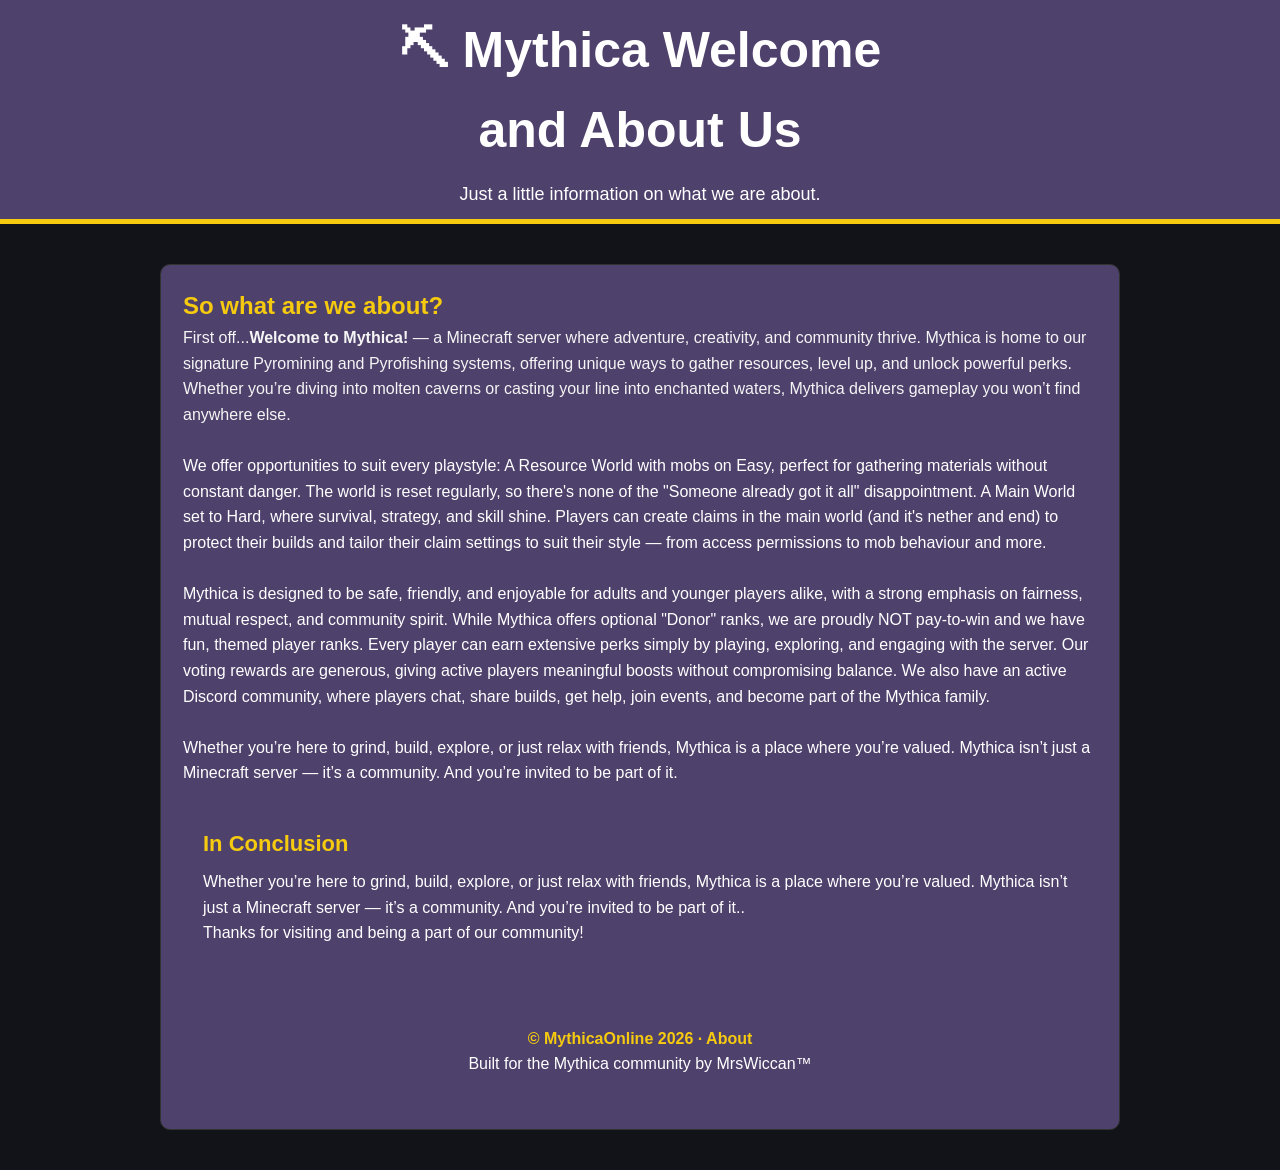
<file: pages/about.html>
<!DOCTYPE html>
<html lang="en">
<head>
    <meta charset="UTF-8">
    <meta name="viewport" content="width=device-width, initial-scale=1.0">
    <title>About Us</title>

    <style>
    * {
      box-sizing: border-box;
      margin: 0;
      padding: 0;
    }

    body {
      font-family: Arial, sans-serif;
      background: #111318;
      color: #f5f5f5;
      line-height: 1.6;
    }
	
	/* Apply the custom cursor to the entire webpage */
        html, body {
        cursor: url('../images/hand.png'), auto;
    }
	
    /* Optional: Use a different custom cursor when hovering over links or buttons */
		a, button {
		cursor: url('../images/arrow.png'), pointer;
    }

    header {
      background: #4E416C;
      padding: 10px 20px;
      text-align: center;
      border-bottom: 5px solid #F6CA0E;
    }

    header h1 {
      font-size: 50px;
      margin-bottom: 10px;
	  text-color: #F6CA0E;
    }
	
    
    header p {
      font-size: 18px;
      color: white;
    }

    .container {
      max-width: 1000px;
      margin: 40px auto;
      padding: 0 20px;
    }

    .intro {
      background: #222;
      padding: 25px;
      border-radius: 10px;
      margin-bottom: 25px;
      border-left: 5px solid #F6CA0E;
    }

    .rules {
      display: grid;
      gap: 18px;
    }

    .rule {
      background: #4E416C;
      padding: 22px;
      border-radius: 10px;
      border: 1px solid #333;
      transition: transform 0.2s, border-color 0.2s; 
    }

    .rule:hover {
      transform: translateY(-3px);
      border-color: #F6CA0E;
    }
	
	.rule h1 {
	  color: #F6CA0E;
	}
	
    .rule h2 {
      color: #F6CA0E;
      margin-bottom: 8px;
      font-size: 22px;
    }

    .rule p {
      color: white;
    }

    .number {
      display: inline-block;
      background: #8b5cf6;
      color: white;
      width: 32px;
      height: 32px;
      line-height: 32px;
      text-align: center;
      border-radius: 6px;
      margin-right: 8px;
      font-weight: bold;
    }

    .warning {
      margin-top: 30px;
      padding: 20px;
      background: #3d2f16;
      border: 1px solid #795548;
      border-radius: 10px;
      color: #ffe0b2;
    }
	
	a {
	  color: #F6CA0E;
	}

    footer {
      text-align: center;
      padding: 30px 20px;
      margin-top: 50px;
      background: #4E416C;
      color: #F6CA0E;
    }

    footer strong {
      color: #F6CA0E;
    }

    @media (max-width: 600px) {
      header h1 {
        font-size: 30px;
      }

      .container {
        margin-top: 25px;
      }
	}
    }
  </style>
</head>

<body>

  <header>
    <h1><a href="../index.html" style="color: white; text-decoration: none;">⛏ Mythica Welcome <br>and About Us</a></h1>
    <p>Just a little information on what we are about.</p>
  </header>


<main class="container">
<section class="rules">

      <div class="rule">
        <h1>So what are we about?</h1>
    <p>
          <div> First off...<b>Welcome to Mythica!</b> — a Minecraft server where adventure, creativity, and community thrive.
Mythica is home to our signature Pyromining and Pyrofishing systems, offering unique ways to gather resources, level up, and unlock powerful perks. 
Whether you’re diving into molten caverns or casting your line into enchanted waters, Mythica delivers gameplay you won’t find anywhere else.
	<p>

<br>We offer opportunities to suit every playstyle:
A Resource World with mobs on Easy, perfect for gathering materials without constant danger. The world is reset regularly, so there's none of the "Someone already got it all" disappointment. 
A Main World set to Hard, where survival, strategy, and skill shine. 
Players can create claims in the main world (and it's nether and end) to protect their builds and tailor their claim settings to suit their style — from access permissions to mob behaviour and more. 
	<p>
<br>Mythica is designed to be safe, friendly, and enjoyable for adults and younger players alike, with a strong emphasis on fairness, mutual respect, and community spirit.
While Mythica offers optional "Donor" ranks, we are proudly NOT pay‑to‑win and we have fun, themed player ranks. Every player can earn extensive perks simply by playing, exploring, and engaging with the server. 
Our voting rewards are generous, giving active players meaningful boosts without compromising balance. 
We also have an active Discord community, where players chat, share builds, get help, join events, and become part of the Mythica family. 
	<p>
<br>Whether you’re here to grind, build, explore, or just relax with friends, Mythica is a place where you’re valued.
Mythica isn’t just a Minecraft server — it’s a community. And you’re invited to be part of it.

        </p>
      </div>
<body>

    <div class="container">
        <h2>In Conclusion</h2>

        <p>
            Whether you’re here to grind, build, explore, or just relax with friends, Mythica is a place where you’re valued.
Mythica isn’t just a Minecraft server — it’s a community. And you’re invited to be part of it..
        </p>

        <p>
            Thanks for visiting and being a part of our community!
        </p>
    </div>

</body>

<footer>
    <p>
      <strong>© MythicaOnline 2026 · About</strong>
	  <p> Built for the Mythica community by MrsWiccan™
    </p>
  </footer>
  
</html>
</file>
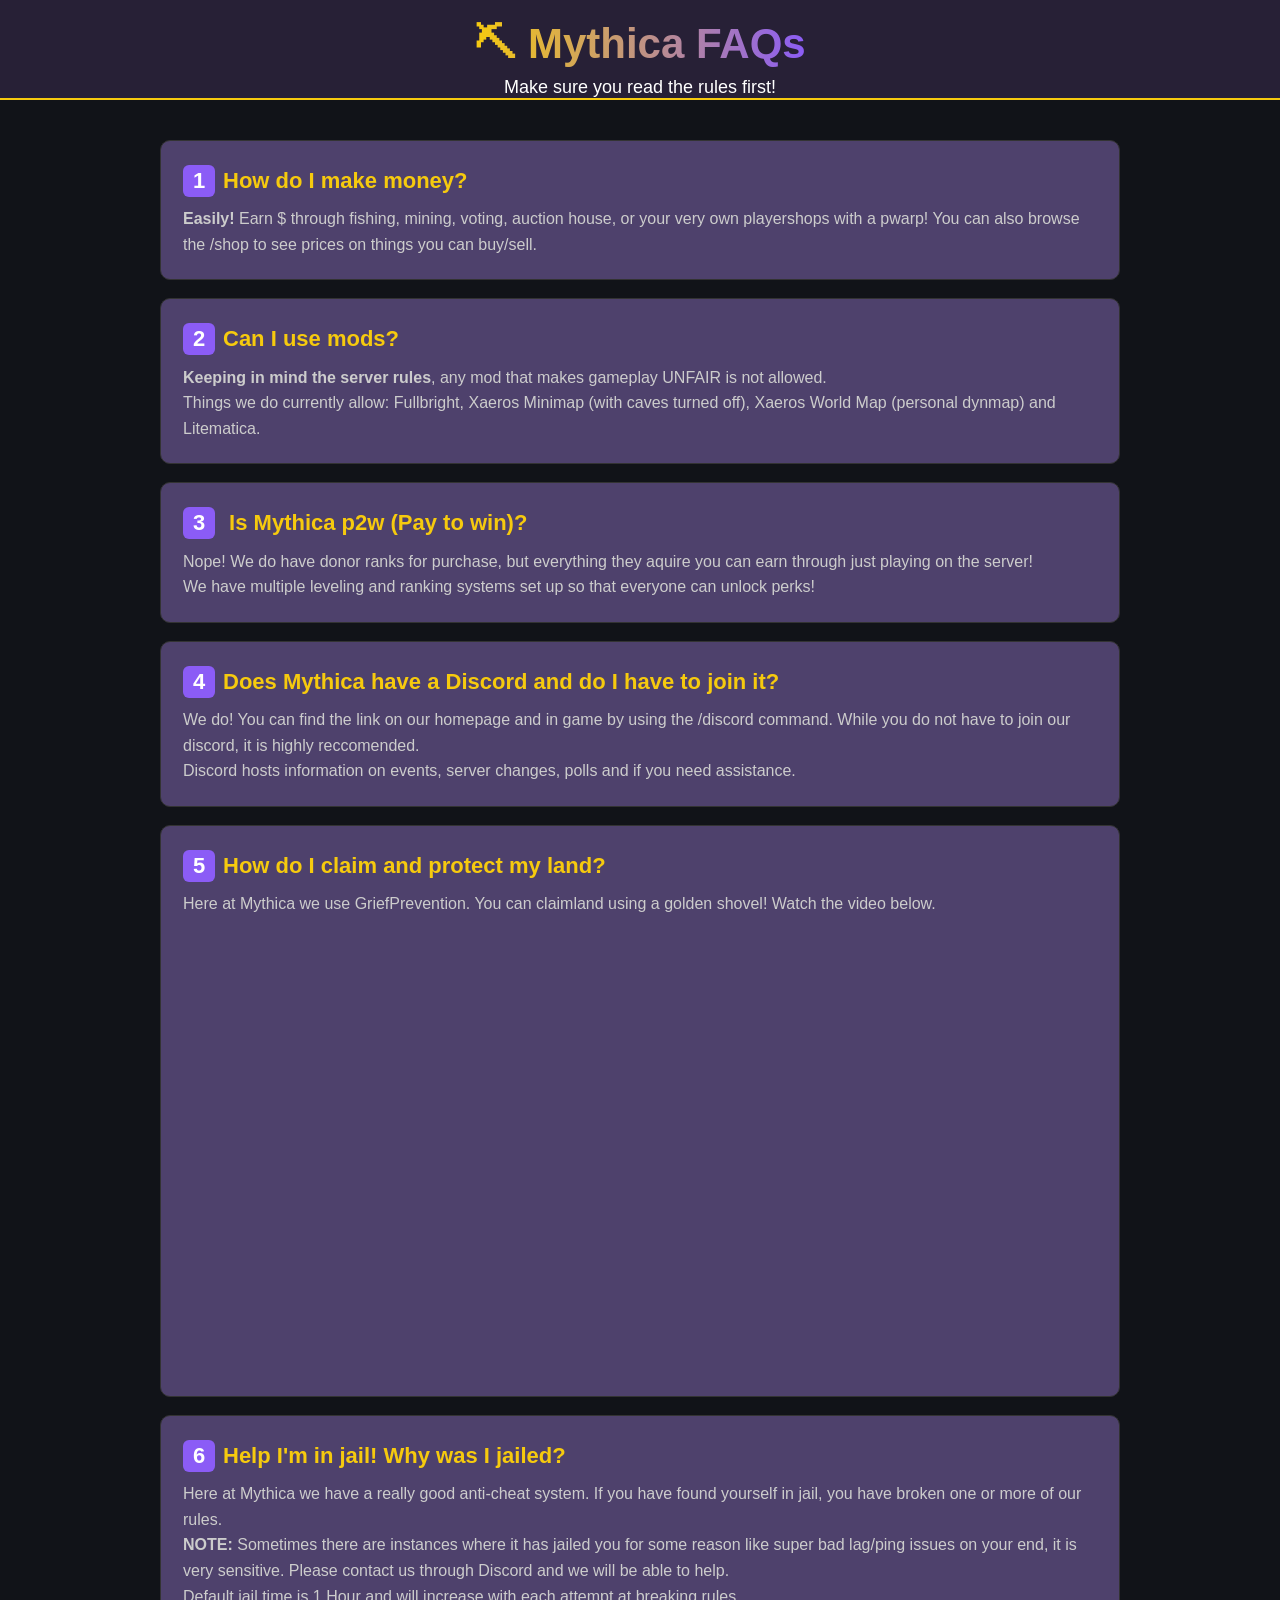
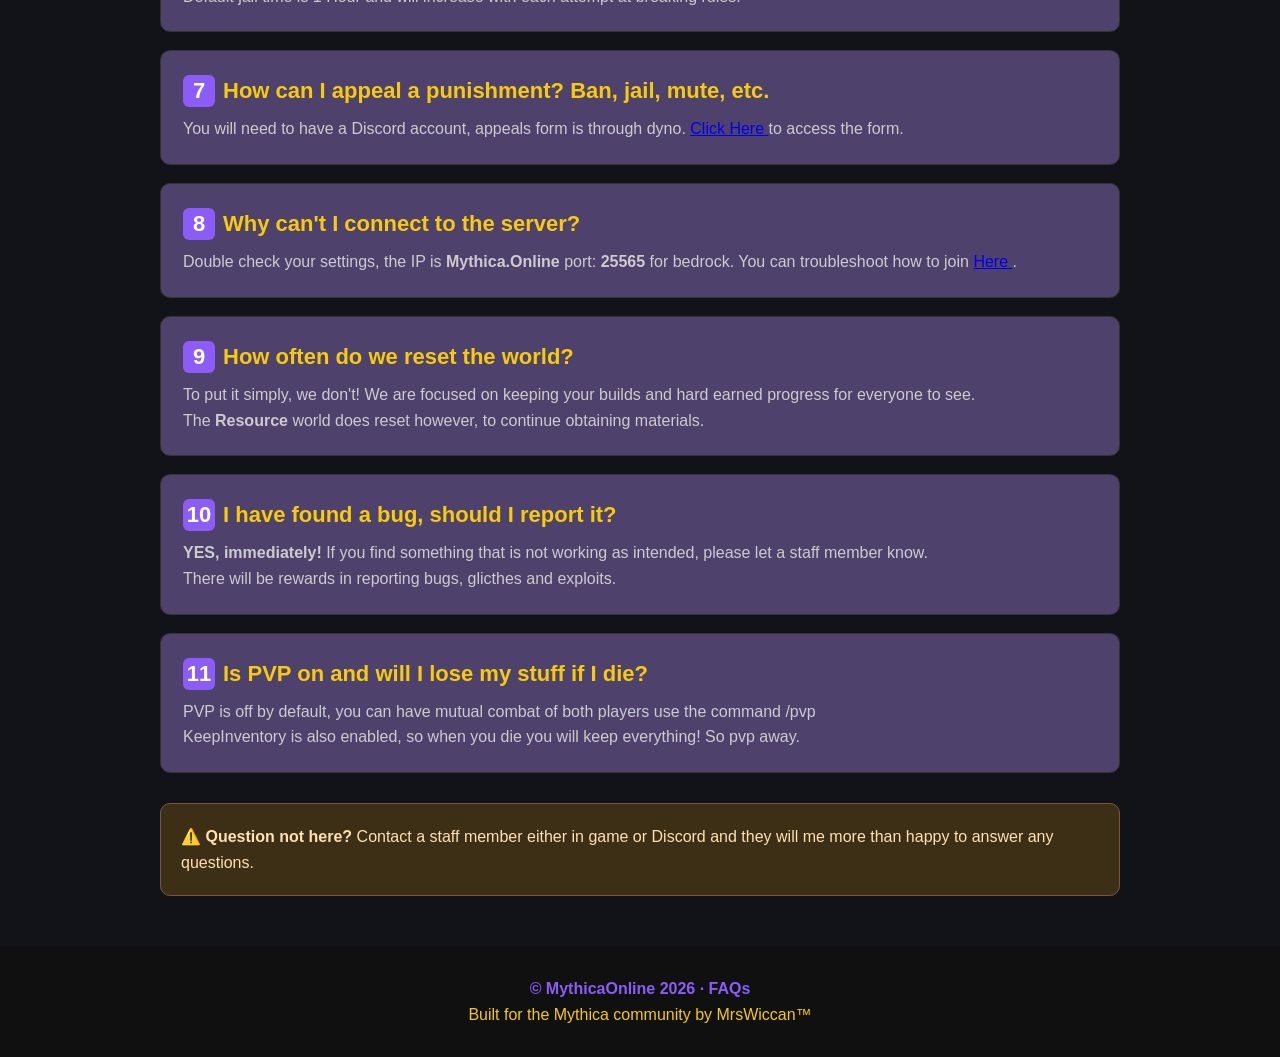
<file: pages/faqs.html>
<!DOCTYPE html>
<html lang="en">
<head>
  <meta charset="UTF-8">
  <meta name="viewport" content="width=device-width, initial-scale=1.0">
  <title>Mythica FAQs</title>


  <style>
    * {
      box-sizing: border-box;
      margin: 0;
      padding: 0;
    }

    body {
      font-family: Arial, Helvetica; sans-serif;
      background: #111318;
      color: #111318;
      line-height: 1.6;
    }

	/* Apply the custom cursor to the entire webpage */
        html, body {
        cursor: url('../images/hand.png'), auto;
    }
		
	/* Optional: Use a different custom cursor when hovering over links or buttons */
		a, button {
		cursor: url('../images/arrow.png'), pointer;
    }
	
	/* Optional: Use custom cursor when needing to insert text*/
	   input {
	   cursor: url('../images/pencil.png'), auto;
	}
	
    header {
      background: #272036;
      padding: 10px 20px;
      text-align: center;
      border-bottom: 2px solid #F6CA0E;
	  height: 100px;
    }

    header h1 {
      font-size: 42px;
      margin-bottom: 10px;
	  font-weight: 900;
    }

    header p {
      font-size: 18px;
	  margin-top: -14px;
      color: white;
    }

	.gradient-text {
      background: linear-gradient(90deg, #F6CA0E, #8b5cf6);
      -webkit-background-clip: text;
      -webkit-text-fill-color: transparent;
      background-clip: text;
      color: transparent; 
    }

    .container {
      max-width: 1000px;
      margin: 40px auto;
      padding: 0 20px;
    }

    .intro {
      background: #222;
      padding: 25px;
      border-radius: 10px;
      margin-bottom: 25px;
      border-left: 5px solid #F6CA0E;
    }

    .rules {
      display: grid;
      gap: 18px;
    }

	.video-container {
      position: relative;
      width: 100%;
      max-width: 800px;
      aspect-ratio: 16 / 9;
    }

	.video-container iframe {
      width: 100%;
      height: 100%;
      border: 0;
	}
	
    .rule {
      background: #4E416C;
      padding: 22px;
      border-radius: 10px;
      border: 1px solid #333;
      transition: transform 0.2s, border-color 0.2s; 
    }

    .rule:hover {
      transform: translateY(-3px);
      border-color: #F6CA0E;
    }

    .rule h2 {
      color: #F6CA0E;
      margin-bottom: 8px;
      font-size: 22px;
    }

    .rule p {
      color: #ccc;
    }

    .number {
      display: inline-block;
      background: #8b5cf6;
      color: white;
      width: 32px;
      height: 32px;
      line-height: 32px;
      text-align: center;
      border-radius: 6px;
      margin-right: 8px;
      font-weight: bold;
    }

    .warning {
      margin-top: 30px;
      padding: 20px;
      background: #3d2f16;
      border: 1px solid #795548;
      border-radius: 10px;
      color: #ffe0b2;
    }

    footer {
      text-align: center;
      padding: 30px 20px;
      margin-top: 50px;
      background: #101010;
      color: #F6CA0E;
    }

    footer strong {
      color: #8b5cf6;
    }

    @media (max-width: 600px) {
      header h1 {
        font-size: 30px;
      }

      .container {
        margin-top: 25px;
      }
	}
    }
  </style>
</head>

<body>

  <header>
    <h1><a href="../index.html" style="text-decoration: none;"><span class="gradient-text">⛏ Mythica FAQs</span></a></h1>
    <p>Make sure you read the rules first!</p>
  </header>

  <main class="container">


    <section class="rules">

      <div class="rule">
        <h2><span class="number">1</span>How do I make money?</h2>
        <p>
          <strong>Easily!</strong> Earn $ through fishing, mining, voting, auction house, or your very own playershops with a pwarp!
		  You can also browse the /shop to see prices on things you can buy/sell.

        </p>
      </div>

      <div class="rule">
        <h2><span class="number">2</span>Can I use mods?</h2>
        <p>
          <strong>Keeping in mind the server rules</strong>, any mod that makes gameplay UNFAIR is not allowed.
		  <br>Things we do currently allow: Fullbright, Xaeros Minimap (with caves turned off), Xaeros World Map (personal dynmap) and Litematica.

        </p>
      </div>
	  
	  <div class="rule">
        <h2><span class="number">3</span> Is Mythica p2w (Pay to win)?</h2>
        <p>
          Nope! We do have donor ranks for purchase, but everything they aquire you can 
		  earn through just playing on the server! <br>We have multiple leveling and ranking systems set up
		  so that everyone can unlock perks!
        </p>
      </div>

      <div class="rule">
        <h2><span class="number">4</span>Does Mythica have a Discord and do I have to join it?</h2>
        <p>		
		We do! You can find the link on our homepage and in game by using the /discord command. While you do not have to join our discord, 
		it is highly reccomended. <br>Discord hosts information on events, server changes, polls and if you need assistance.
        </p>
      </div>

      <div class="rule">
        <h2><span class="number">5</span>How do I claim and protect my land?</h2>
        <p>
          Here at Mythica we use GriefPrevention. You can claimland using a golden shovel! Watch the video below.
		<div class="video-container">
			<iframe width="560" height="315" src="https://www.youtube.com/embed/d6h0NL8ub_M?si=_u8K4HK_KITHqANT" title="YouTube video player" frameborder="0" allow="autoplay; encrypted-media;" referrerpolicy="strict-origin-when-cross-origin" allowfullscreen></iframe> 
		</div>
     
</style> 
      </div>

      <div class="rule">
        <h2><span class="number">6</span>Help I'm in jail! Why was I jailed?</h2>
        <p>
          Here at Mythica we have a really good anti-cheat system. If you have found yourself
		  in jail, you have broken one or more of our rules. <br><strong>NOTE:</strong> Sometimes there are instances
		  where it has jailed you for some reason like super bad lag/ping issues on your end, it is very sensitive. 
		  Please contact us through Discord and we will be able to help. <br>Default jail time is 1 Hour and will increase 
		  with each attempt at breaking rules.

        </p>
      </div>

      <div class="rule">
        <h2><span class="number">7</span>How can I appeal a punishment? Ban, jail, mute, etc.</h2>
        <p>
          You will need to have a Discord account, appeals form is through dyno.
		  <a href="https://dyno.gg/form/44dfaba4" target="_blank" rel="noopener noreferrer">
          Click Here
          </a> to access the form.
        </p>
      </div>

      <div class="rule">
        <h2><span class="number">8</span>Why can't I connect to the server?</h2>
        <p>
          Double check your settings, the IP is <b>Mythica.Online</b> port: <b>25565</b> for bedrock. You can troubleshoot how to join
		 <a href="https://mythicaonline.com/pages/join" target="_blank" rel="noopener noreferrer">
		 Here </a>.
        </p>
      </div>
	  
	  <div class="rule">
        <h2><span class="number">9</span>How often do we reset the world?</h2>
        <p>
          To put it simply, we don't! We are focused on keeping your builds and hard earned progress for everyone
		  to see. <br>The <strong>Resource</strong> world does reset however, to continue obtaining materials.
        </p>
      </div>

      <div class="rule">
        <h2><span class="number">10</span>I have found a bug, should I report it?</h2>
        <p>
          <strong>YES, immediately!</strong> If you find something that is not working as intended, please let a staff 
		  member know. <br>There will be rewards in reporting bugs, glicthes and exploits.
        </p>
      </div>
	
	<div class="rule">
        <h2><span class="number">11</span>Is PVP on and will I lose my stuff if I die?</h2>
        <p>
          PVP is off by default, you can have mutual combat of both players use the command /pvp<br>
		  KeepInventory is also enabled, so when you die you will keep everything! So pvp away.
        </p>
      </div>

    </section>

    <div class="warning">
      <strong>⚠️ Question not here?</strong>
      Contact a staff member either in game or Discord and they will me more than happy to
	  answer any questions.
    </div>

  </main>

  <footer>
    <p>
      <strong>© MythicaOnline 2026 · FAQs</strong>
    </p>
    <p>Built for the Mythica community by MrsWiccan™</p>
  </footer>

</body>
</html>
</file>
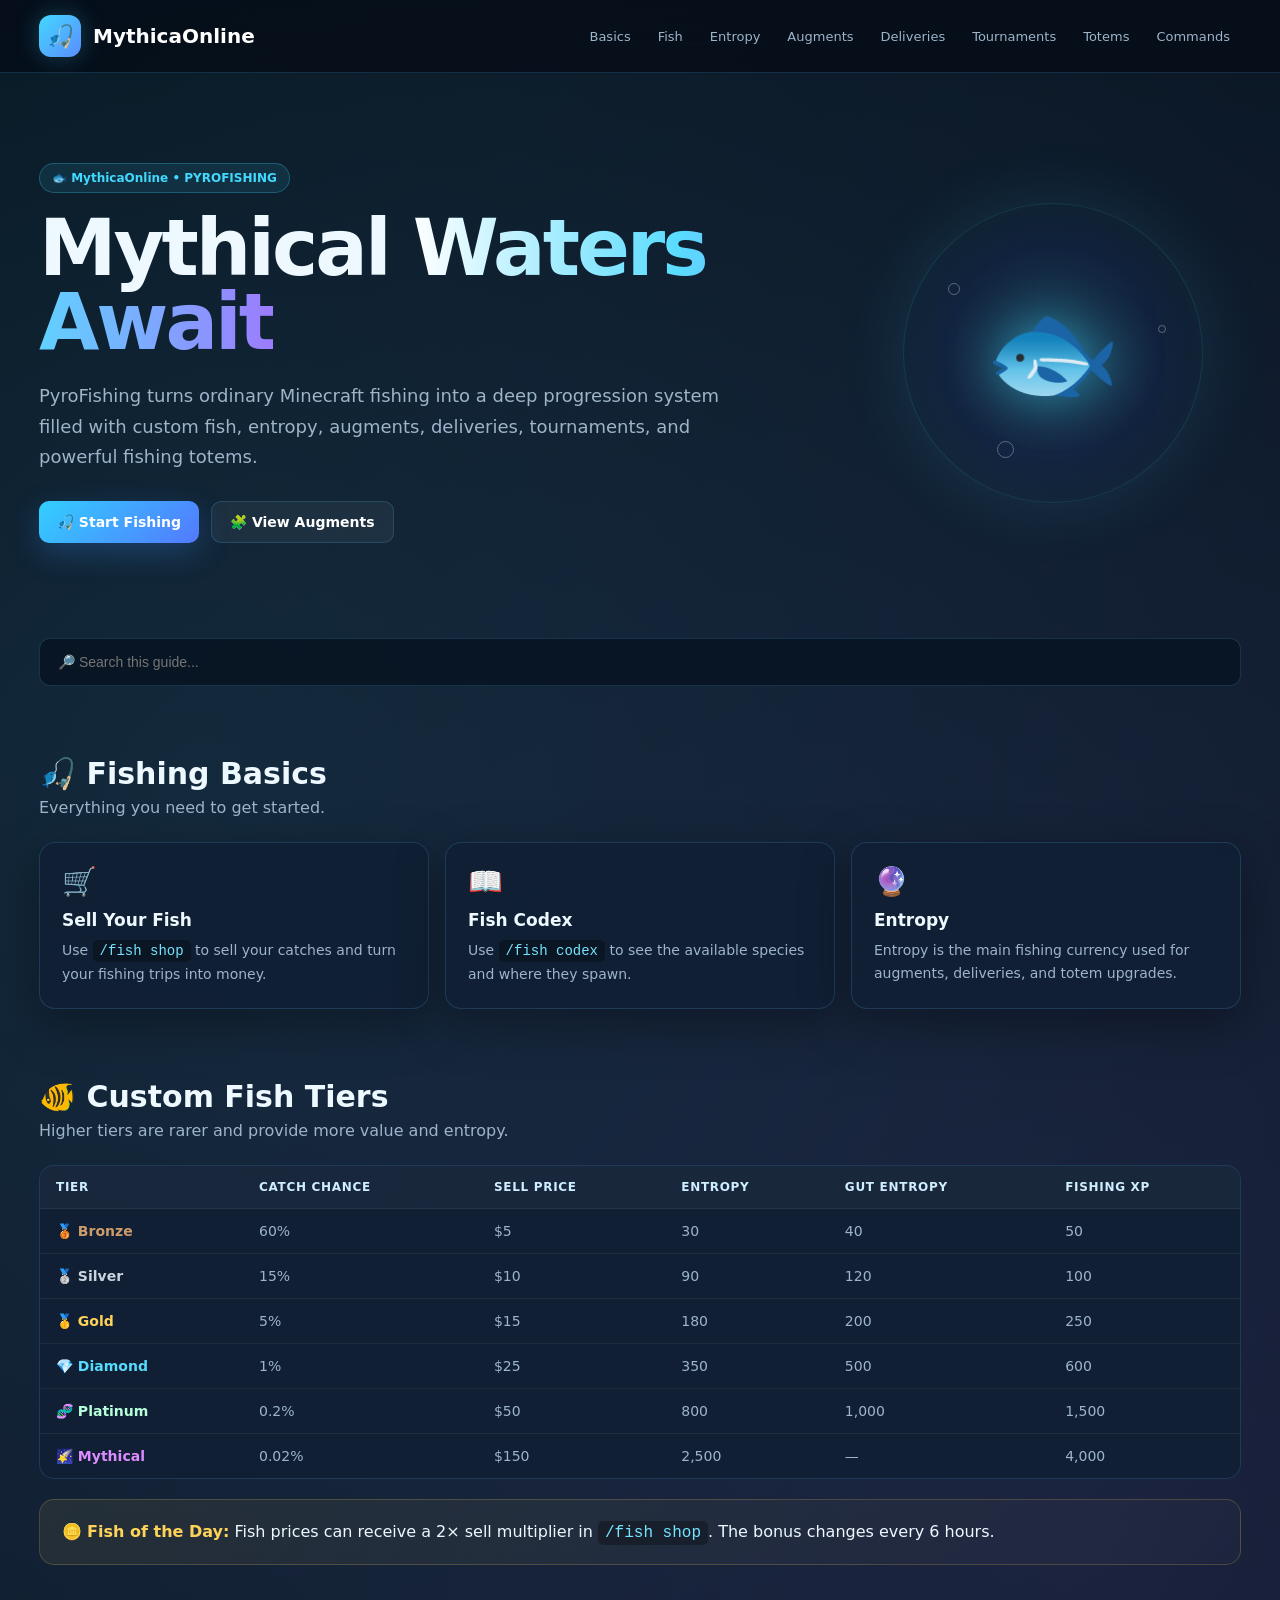
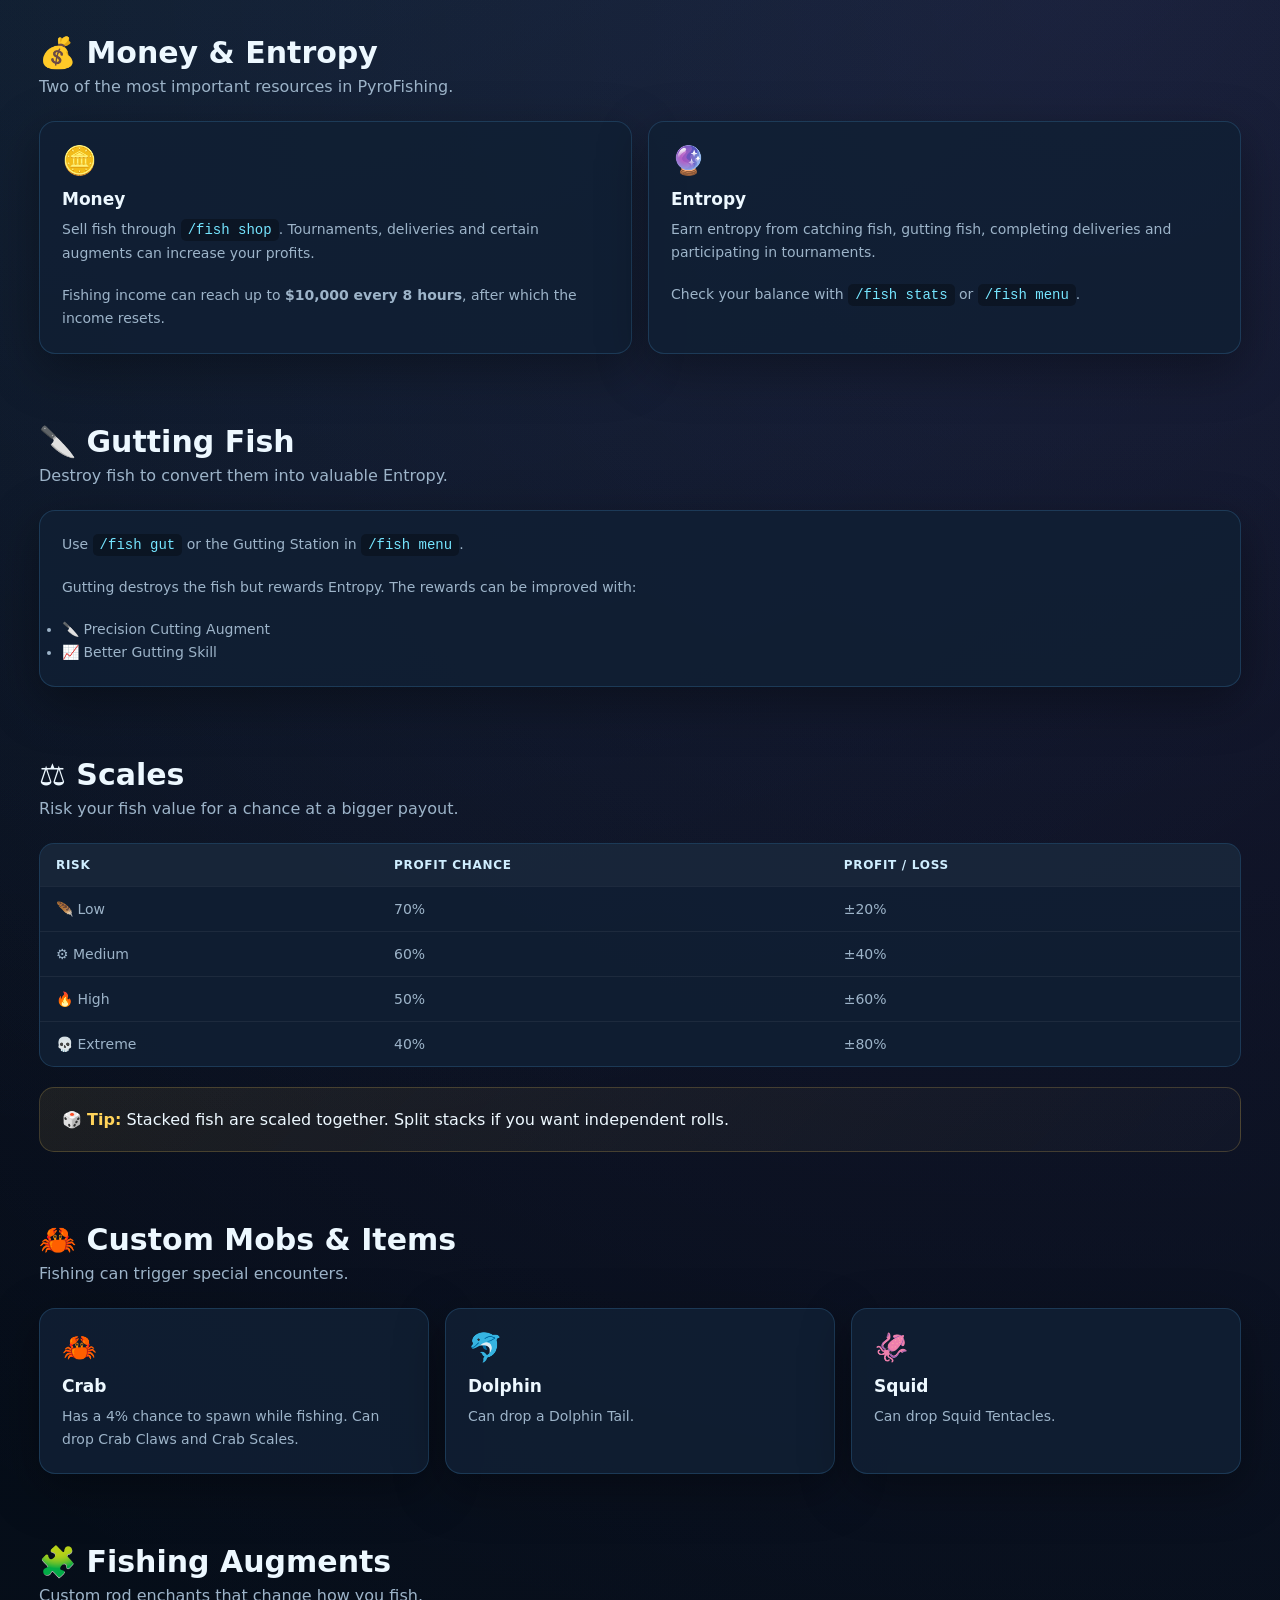
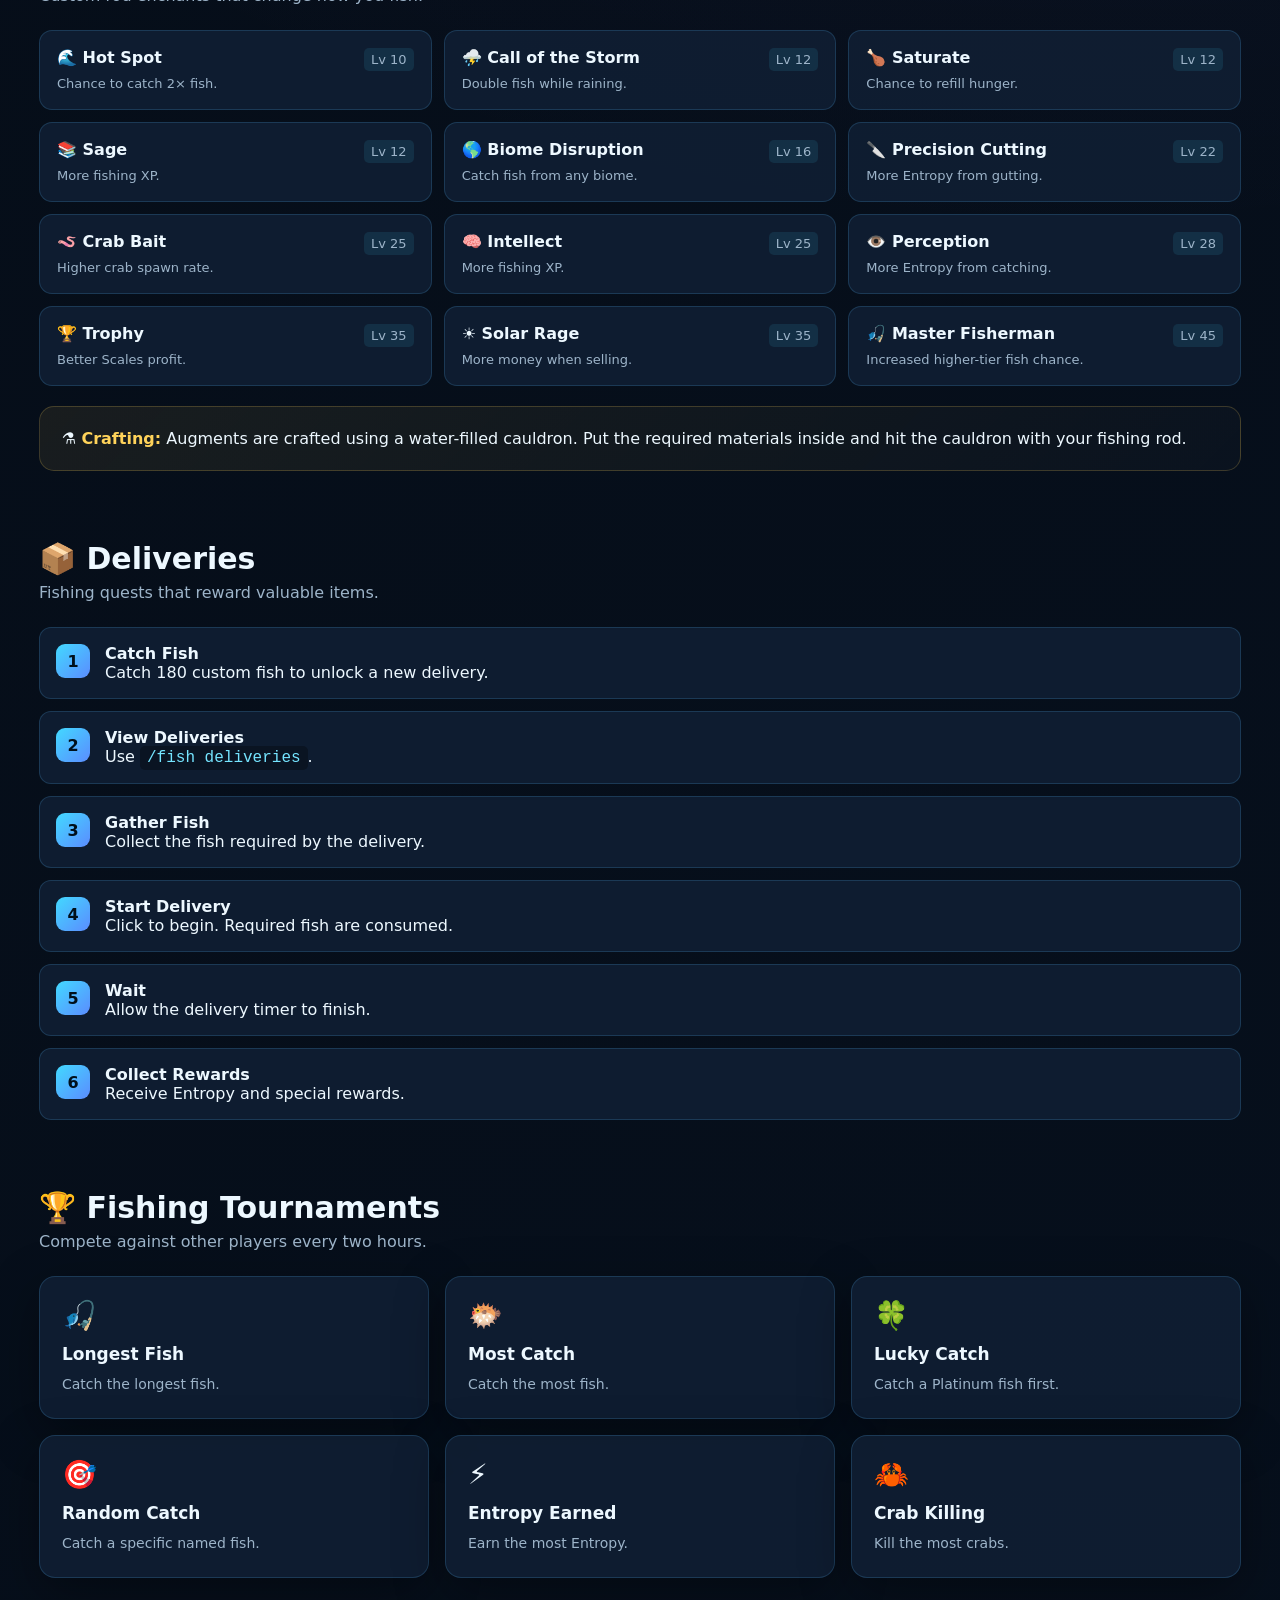
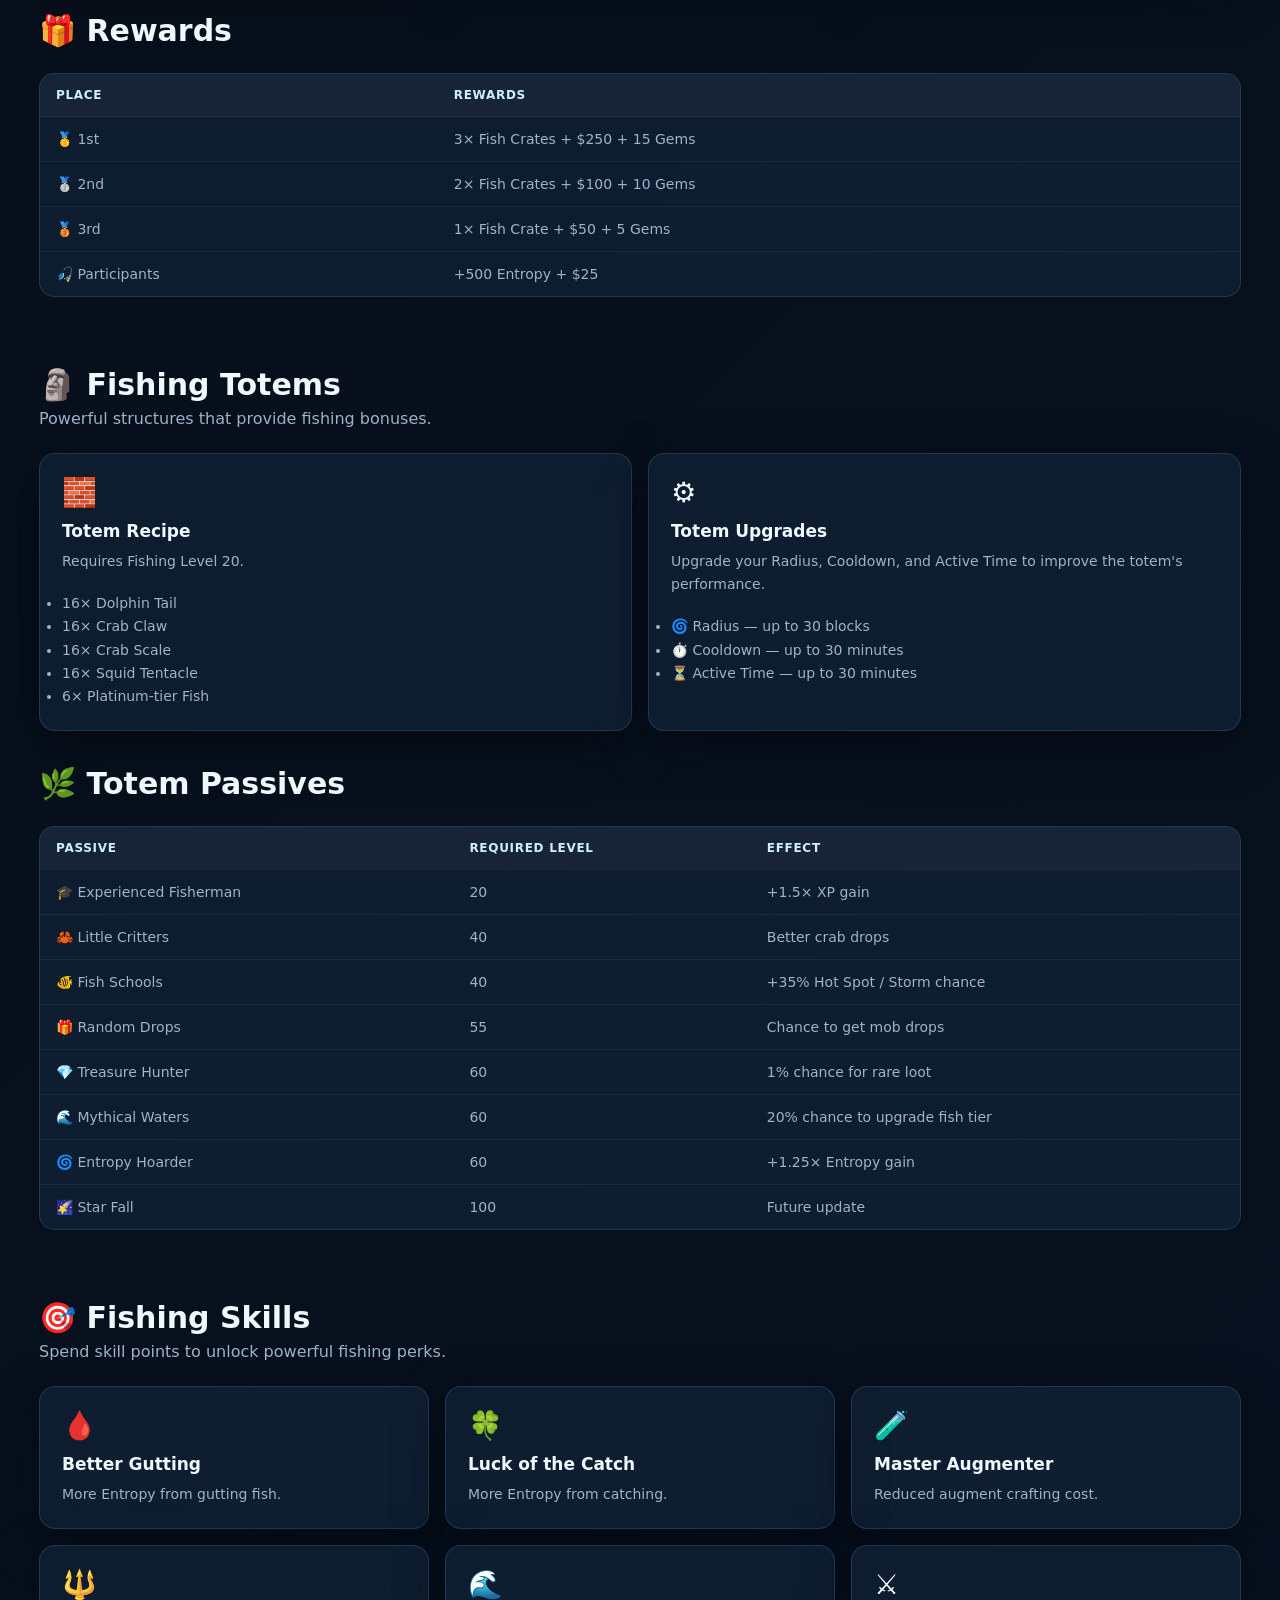
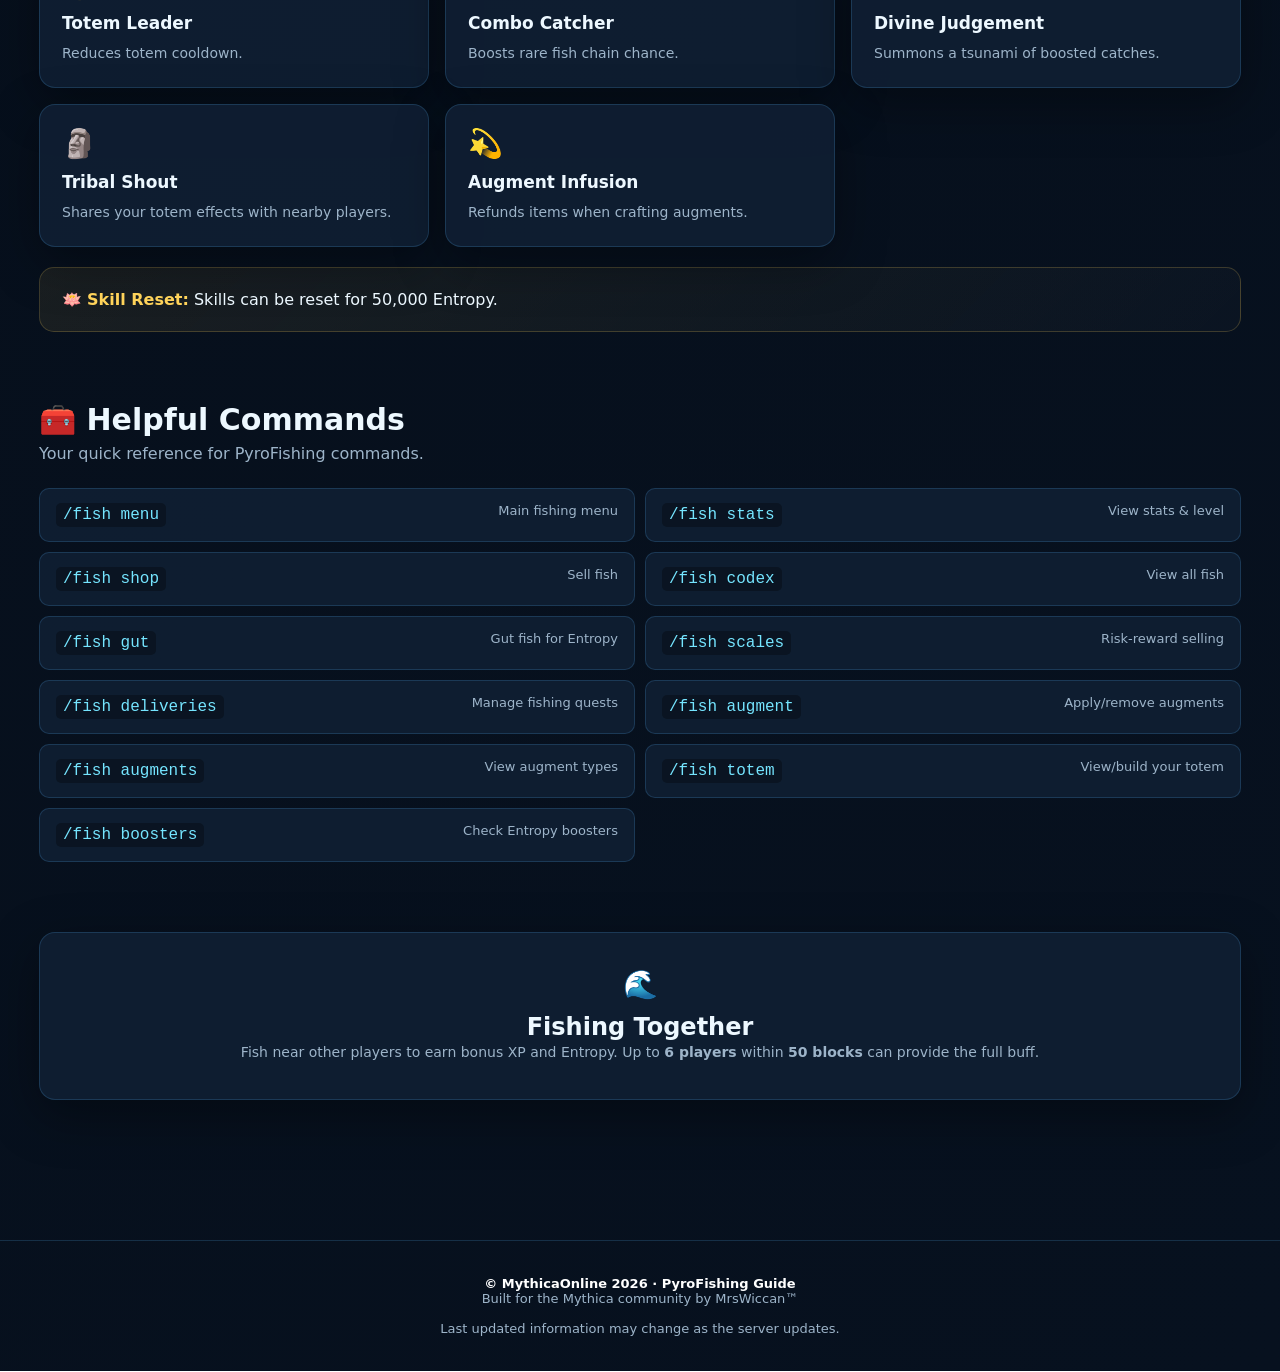
<file: pages/fishing.html>
<!DOCTYPE html>
<html lang="en">
<head>
<meta charset="UTF-8">
<meta name="viewport" content="width=device-width, initial-scale=1.0">

<title>MythicaOnline</title>

<style>
    :root {
        --bg: #07111f;
        --bg2: #0b1728;
        --card: rgba(16, 31, 52, 0.88);
        --card2: rgba(21, 40, 66, 0.95);
        --border: rgba(91, 190, 255, 0.18);
        --text: #edf8ff;
        --muted: #9db4c9;
        --cyan: #42d9ff;
        --blue: #5b8cff;
        --purple: #a970ff;
        --gold: #ffd35a;
        --green: #5be39b;
        --red: #ff6978;
        --shadow: 0 15px 50px rgba(0,0,0,.35);
    }

    * {
        box-sizing: border-box;
        margin: 0;
        padding: 0;
    }

    html {
        scroll-behavior: smooth;
    }

    body {
        font-family: Inter, system-ui, -apple-system, BlinkMacSystemFont,
                     "Segoe UI", sans-serif;
        background:
            radial-gradient(circle at 15% 10%, rgba(66,217,255,.12), transparent 28%),
            radial-gradient(circle at 85% 20%, rgba(169,112,255,.12), transparent 30%),
            linear-gradient(135deg, #050c16, var(--bg));
        color: var(--text);
        min-height: 100vh;
    }
	
	/* Apply the custom cursor to the entire webpage */
        html, body {
        cursor: url('../images/hand.png'), auto;
    }
	
	/* Optional: Use a different custom cursor when hovering over links or buttons */
		a, button {
		cursor: url('../images/arrow.png'), pointer;
    }
	
	/* Optional: Use custom cursor when needing to insert text*/
	   input {
	   cursor: url('../images/pencil.png'), auto;
	}

    /* ================= HEADER ================= */

    header {
        position: sticky;
        top: 0;
        z-index: 100;
        backdrop-filter: blur(18px);
        background: rgba(5, 13, 24, .82);
        border-bottom: 1px solid var(--border);
    }

    .nav {
        max-width: 1250px;
        margin: auto;
        padding: 15px 24px;
        display: flex;
        align-items: center;
        justify-content: space-between;
        gap: 20px;
    }

    .logo {
        display: flex;
        align-items: center;
        gap: 12px;
        font-weight: 800;
        font-size: 20px;
    }

    .logo-icon {
        width: 42px;
        height: 42px;
        display: grid;
        place-items: center;
        border-radius: 12px;
        background: linear-gradient(135deg, var(--cyan), var(--blue));
        box-shadow: 0 0 25px rgba(66,217,255,.25);
        font-size: 22px;
    }

    nav {
        display: flex;
        gap: 5px;
        flex-wrap: wrap;
        justify-content: flex-end;
    }

    nav a {
        color: var(--muted);
        text-decoration: none;
        padding: 8px 11px;
        border-radius: 8px;
        font-size: 13px;
        transition: .2s;
    }

    nav a:hover {
        color: white;
        background: rgba(255,255,255,.07);
    }

    /* ================= HERO ================= */

    .hero {
        max-width: 1250px;
        margin: auto;
        padding: 90px 24px 70px;
        display: grid;
        grid-template-columns: 1.35fr .65fr;
        gap: 45px;
        align-items: center;
    }

    .badge {
        display: inline-flex;
        padding: 7px 12px;
        border-radius: 999px;
        background: rgba(66,217,255,.1);
        border: 1px solid rgba(66,217,255,.25);
        color: var(--cyan);
        font-size: 12px;
        font-weight: 700;
        margin-bottom: 18px;
    }

    h1 {
        font-size: clamp(42px, 7vw, 78px);
        line-height: .95;
        letter-spacing: -3px;
        margin-bottom: 22px;
    }

    .gradient-text {
        background: linear-gradient(90deg, #fff, #59dcff, #9c7cff);
        -webkit-background-clip: text;
        background-clip: text;
        color: transparent;
    }

    .hero p {
        color: var(--muted);
        font-size: 18px;
        line-height: 1.7;
        max-width: 720px;
    }

    .hero-buttons {
        display: flex;
        gap: 12px;
        margin-top: 28px;
        flex-wrap: wrap;
    }

    .btn {
        display: inline-flex;
        align-items: center;
        justify-content: center;
        padding: 12px 18px;
        border-radius: 10px;
        text-decoration: none;
        font-weight: 700;
        font-size: 14px;
        border: 1px solid var(--border);
        color: white;
        background: rgba(255,255,255,.05);
        transition: .2s;
    }

    .btn.primary {
        background: linear-gradient(135deg, #32cfff, #5379ff);
        border: none;
        box-shadow: 0 10px 30px rgba(65,145,255,.25);
    }

    .btn:hover {
        transform: translateY(-2px);
    }

    /* Fishing illustration */

    .hero-art {
        min-height: 350px;
        position: relative;
        display: grid;
        place-items: center;
    }

    .water {
        width: 300px;
        height: 300px;
        border-radius: 50%;
        background:
            radial-gradient(circle at 50% 50%,
            rgba(70,220,255,.2),
            rgba(60,110,255,.08) 50%,
            transparent 70%);
        border: 1px solid rgba(66,217,255,.15);
        box-shadow:
            0 0 70px rgba(66,217,255,.12),
            inset 0 0 60px rgba(66,217,255,.08);
        display: grid;
        place-items: center;
        animation: pulse 4s infinite ease-in-out;
    }

    .fish {
        font-size: 110px;
        filter: drop-shadow(0 0 25px rgba(66,217,255,.5));
        animation: float 3s infinite ease-in-out;
    }

    .bubble {
        position: absolute;
        border-radius: 50%;
        border: 1px solid rgba(255,255,255,.3);
        animation: bubble 4s infinite ease-in;
    }

    .b1 { width: 12px; height: 12px; left: 22%; top: 30%; }
    .b2 { width: 8px; height: 8px; right: 20%; top: 42%; animation-delay: 1s; }
    .b3 { width: 17px; height: 17px; left: 35%; bottom: 20%; animation-delay: 2s; }

    @keyframes pulse {
        50% { transform: scale(1.04); }
    }

    @keyframes float {
        50% { transform: translateY(-12px) rotate(-3deg); }
    }

    @keyframes bubble {
        0% { opacity: 0; transform: translateY(20px); }
        30% { opacity: 1; }
        100% { opacity: 0; transform: translateY(-80px); }
    }

    /* ================= CONTENT ================= */

    .container {
        max-width: 1250px;
        margin: auto;
        padding: 0 24px 80px;
    }

    section {
        margin-top: 70px;
        scroll-margin-top: 90px;
    }

    .section-title {
        margin-bottom: 25px;
    }

    .section-title h2 {
        font-size: 30px;
        margin-bottom: 7px;
    }

    .section-title p {
        color: var(--muted);
    }

    .grid {
        display: grid;
        grid-template-columns: repeat(3, 1fr);
        gap: 16px;
    }

    .grid-2 {
        grid-template-columns: repeat(2, 1fr);
    }

    .card {
        background: var(--card);
        border: 1px solid var(--border);
        border-radius: 16px;
        padding: 22px;
        box-shadow: var(--shadow);
    }

    .card h3 {
        margin-bottom: 9px;
        font-size: 17px;
    }

    .card p,
    .card li {
        color: var(--muted);
        line-height: 1.65;
        font-size: 14px;
    }

    .icon {
        font-size: 28px;
        margin-bottom: 12px;
    }

    /* ================= TABLE ================= */

    .table-wrapper {
        overflow-x: auto;
        border: 1px solid var(--border);
        border-radius: 15px;
        background: var(--card);
    }

    table {
        width: 100%;
        border-collapse: collapse;
        min-width: 700px;
    }

    th,
    td {
        padding: 14px 16px;
        text-align: left;
        border-bottom: 1px solid rgba(255,255,255,.06);
    }

    th {
        color: #cfeeff;
        font-size: 12px;
        text-transform: uppercase;
        letter-spacing: .7px;
        background: rgba(255,255,255,.035);
    }

    td {
        color: var(--muted);
        font-size: 14px;
    }

    tr:last-child td {
        border-bottom: none;
    }

    .tier {
        font-weight: 800;
        color: white;
    }

    .bronze { color: #cd9c6c; }
    .silver { color: #c9d5df; }
    .gold { color: var(--gold); }
    .diamond { color: #55dcff; }
    .platinum { color: #b7ffda; }
    .mythical { color: #db8cff; }

    /* ================= AUGMENTS ================= */

    .augment-grid {
        display: grid;
        grid-template-columns: repeat(3, 1fr);
        gap: 12px;
    }

    .augment {
        padding: 17px;
        border: 1px solid var(--border);
        background: var(--card);
        border-radius: 13px;
        transition: .2s;
    }

    .augment:hover {
        transform: translateY(-3px);
        border-color: rgba(66,217,255,.4);
    }

    .augment strong {
        display: block;
        margin-bottom: 6px;
    }

    .augment span {
        color: var(--muted);
        font-size: 13px;
    }

    .level {
        float: right;
        color: var(--cyan);
        font-size: 11px;
        background: rgba(66,217,255,.1);
        padding: 4px 7px;
        border-radius: 5px;
    }

    /* ================= STEPS ================= */

    .steps {
        display: grid;
        gap: 12px;
    }

    .step {
        display: flex;
        gap: 15px;
        align-items: flex-start;
        padding: 16px;
        border: 1px solid var(--border);
        border-radius: 12px;
        background: var(--card);
    }

    .step-number {
        min-width: 34px;
        height: 34px;
        display: grid;
        place-items: center;
        border-radius: 9px;
        background: linear-gradient(135deg, var(--cyan), var(--blue));
        color: #00101b;
        font-weight: 900;
    }

    /* ================= COMMANDS ================= */

    .commands {
        display: grid;
        grid-template-columns: repeat(2, 1fr);
        gap: 10px;
    }

    code {
        color: #75e5ff;
        background: rgba(0,0,0,.3);
        padding: 3px 7px;
        border-radius: 5px;
        font-family: Consolas, monospace;
    }

    .command {
        padding: 14px 16px;
        background: var(--card);
        border: 1px solid var(--border);
        border-radius: 10px;
        display: flex;
        justify-content: space-between;
        gap: 15px;
    }

    .command span {
        color: var(--muted);
        font-size: 13px;
        text-align: right;
    }

    /* ================= CALLOUT ================= */

    .callout {
        padding: 22px;
        border-radius: 15px;
        border: 1px solid rgba(255,211,90,.2);
        background: linear-gradient(
            135deg,
            rgba(255,211,90,.08),
            rgba(255,255,255,.02)
        );
        margin-top: 20px;
    }

    .callout strong {
        color: var(--gold);
    }

    /* ================= SEARCH ================= */

    .search-box {
        margin: 25px 0;
        position: relative;
    }

    .search-box input {
        width: 100%;
        padding: 15px 18px;
        border-radius: 11px;
        border: 1px solid var(--border);
        background: rgba(8,20,35,.9);
        color: white;
        outline: none;
        font-size: 14px;
    }

    .search-box input:focus {
        border-color: var(--cyan);
        box-shadow: 0 0 20px rgba(66,217,255,.08);
    }

    /* ================= FOOTER ================= */

    footer {
        border-top: 1px solid var(--border);
        margin-top: 60px;
        padding: 35px 24px;
        text-align: center;
        color: var(--muted);
        font-size: 13px;
    }

    footer strong {
        color: white;
    }

    /* ================= RESPONSIVE ================= */

    @media (max-width: 900px) {
        .hero {
            grid-template-columns: 1fr;
            padding-top: 60px;
        }

        .hero-art {
            min-height: 280px;
        }

        .grid,
        .augment-grid {
            grid-template-columns: repeat(2, 1fr);
        }

        nav {
            display: none;
        }
    }

    @media (max-width: 600px) {
        h1 {
            font-size: 48px;
        }

        .grid,
        .grid-2,
        .augment-grid,
        .commands {
            grid-template-columns: 1fr;
        }

        .water {
            width: 240px;
            height: 240px;
        }

        .fish {
            font-size: 85px;
        }
    }
</style>
</head>

<body>

<header>
    <div class="nav">
        <div class="logo">
            <div class="logo-icon">🎣</div>
            <a href="../index.html" style="color: white; text-decoration: none;">MythicaOnline</a>
        </div>

        <nav>
            <a href="#basics">Basics</a>
            <a href="#tiers">Fish</a>
            <a href="#entropy">Entropy</a>
            <a href="#augments">Augments</a>
            <a href="#deliveries">Deliveries</a>
            <a href="#tournaments">Tournaments</a>
            <a href="#totems">Totems</a>
            <a href="#commands">Commands</a>
        </nav>
    </div>
</header>

<!-- HERO -->

<div class="hero">

    <div>
        <div class="badge">🐟 MythicaOnline • PYROFISHING</div>

        <h1>
            Mythical
            <span class="gradient-text">Waters Await</span>
        </h1>

        <p>
            PyroFishing turns ordinary Minecraft fishing into a deep
            progression system filled with custom fish, entropy,
            augments, deliveries, tournaments, and powerful fishing totems.
        </p>

        <div class="hero-buttons">
            <a class="btn primary" href="#basics">
                🎣 Start Fishing
            </a>

            <a class="btn" href="#augments">
                🧩 View Augments
            </a>
        </div>
    </div>

    <div class="hero-art">
        <div class="water">
            <div class="fish">🐟</div>
        </div>

        <div class="bubble b1"></div>
        <div class="bubble b2"></div>
        <div class="bubble b3"></div>
    </div>

</div>

<main class="container">

<!-- SEARCH -->

<div class="search-box">
    <input
        id="search"
        type="text"
        placeholder="🔎 Search this guide..."
        oninput="searchGuide()"
    >
</div>

<!-- BASICS -->

<section id="basics">

    <div class="section-title">
        <h2>🎣 Fishing Basics</h2>
        <p>Everything you need to get started.</p>
    </div>

    <div class="grid">

        <div class="card searchable">
            <div class="icon">🛒</div>
            <h3>Sell Your Fish</h3>
            <p>
                Use <code>/fish shop</code> to sell your catches
                and turn your fishing trips into money.
            </p>
        </div>

        <div class="card searchable">
            <div class="icon">📖</div>
            <h3>Fish Codex</h3>
            <p>
                Use <code>/fish codex</code> to see the available
                species and where they spawn.
            </p>
        </div>

        <div class="card searchable">
            <div class="icon">🔮</div>
            <h3>Entropy</h3>
            <p>
                Entropy is the main fishing currency used for
                augments, deliveries, and totem upgrades.
            </p>
        </div>

    </div>

</section>

<!-- FISH TIERS -->

<section id="tiers">

    <div class="section-title">
        <h2>🐠 Custom Fish Tiers</h2>
        <p>Higher tiers are rarer and provide more value and entropy.</p>
    </div>

    <div class="table-wrapper searchable">

        <table>

            <thead>
                <tr>
                    <th>Tier</th>
                    <th>Catch Chance</th>
                    <th>Sell Price</th>
                    <th>Entropy</th>
                    <th>Gut Entropy</th>
                    <th>Fishing XP</th>
                </tr>
            </thead>

            <tbody>

                <tr>
                    <td class="tier bronze">🥉 Bronze</td>
                    <td>60%</td>
                    <td>$5</td>
                    <td>30</td>
                    <td>40</td>
                    <td>50</td>
                </tr>

                <tr>
                    <td class="tier silver">🥈 Silver</td>
                    <td>15%</td>
                    <td>$10</td>
                    <td>90</td>
                    <td>120</td>
                    <td>100</td>
                </tr>

                <tr>
                    <td class="tier gold">🥇 Gold</td>
                    <td>5%</td>
                    <td>$15</td>
                    <td>180</td>
                    <td>200</td>
                    <td>250</td>
                </tr>

                <tr>
                    <td class="tier diamond">💎 Diamond</td>
                    <td>1%</td>
                    <td>$25</td>
                    <td>350</td>
                    <td>500</td>
                    <td>600</td>
                </tr>

                <tr>
                    <td class="tier platinum">🧬 Platinum</td>
                    <td>0.2%</td>
                    <td>$50</td>
                    <td>800</td>
                    <td>1,000</td>
                    <td>1,500</td>
                </tr>

                <tr>
                    <td class="tier mythical">🌠 Mythical</td>
                    <td>0.02%</td>
                    <td>$150</td>
                    <td>2,500</td>
                    <td>—</td>
                    <td>4,000</td>
                </tr>

            </tbody>

        </table>

    </div>

    <div class="callout searchable">
        🪙 <strong>Fish of the Day:</strong>
        Fish prices can receive a 2× sell multiplier in
        <code>/fish shop</code>. The bonus changes every 6 hours.
    </div>

</section>

<!-- MONEY & ENTROPY -->

<section id="entropy">

    <div class="section-title">
        <h2>💰 Money & Entropy</h2>
        <p>Two of the most important resources in PyroFishing.</p>
    </div>

    <div class="grid grid-2">

        <div class="card searchable">
            <div class="icon">🪙</div>
            <h3>Money</h3>
            <p>
                Sell fish through <code>/fish shop</code>.
                Tournaments, deliveries and certain augments can
                increase your profits.
            </p>
            <br>
            <p>
                Fishing income can reach up to <strong>$10,000
                every 8 hours</strong>, after which the income
                resets.
            </p>
        </div>

        <div class="card searchable">
            <div class="icon">🔮</div>
            <h3>Entropy</h3>
            <p>
                Earn entropy from catching fish, gutting fish,
                completing deliveries and participating in tournaments.
            </p>
            <br>
            <p>
                Check your balance with
                <code>/fish stats</code> or <code>/fish menu</code>.
            </p>
        </div>

    </div>

</section>

<!-- GUTTING -->

<section>

    <div class="section-title">
        <h2>🔪 Gutting Fish</h2>
        <p>Destroy fish to convert them into valuable Entropy.</p>
    </div>

    <div class="card searchable">

        <p>
            Use <code>/fish gut</code> or the Gutting Station in
            <code>/fish menu</code>.
        </p>

        <br>

        <p>
            Gutting destroys the fish but rewards Entropy.
            The rewards can be improved with:
        </p>

        <br>

        <ul>
            <li>🔪 Precision Cutting Augment</li>
            <li>📈 Better Gutting Skill</li>
        </ul>

    </div>

</section>

<!-- SCALES -->

<section>

    <div class="section-title">
        <h2>⚖️ Scales</h2>
        <p>Risk your fish value for a chance at a bigger payout.</p>
    </div>

    <div class="table-wrapper searchable">

        <table>

            <thead>
                <tr>
                    <th>Risk</th>
                    <th>Profit Chance</th>
                    <th>Profit / Loss</th>
                </tr>
            </thead>

            <tbody>

                <tr>
                    <td>🪶 Low</td>
                    <td>70%</td>
                    <td>±20%</td>
                </tr>

                <tr>
                    <td>⚙️ Medium</td>
                    <td>60%</td>
                    <td>±40%</td>
                </tr>

                <tr>
                    <td>🔥 High</td>
                    <td>50%</td>
                    <td>±60%</td>
                </tr>

                <tr>
                    <td>💀 Extreme</td>
                    <td>40%</td>
                    <td>±80%</td>
                </tr>

            </tbody>

        </table>

    </div>

    <div class="callout searchable">
        🎲 <strong>Tip:</strong>
        Stacked fish are scaled together. Split stacks if you want
        independent rolls.
    </div>

</section>

<!-- MOBS -->

<section>

    <div class="section-title">
        <h2>🦀 Custom Mobs & Items</h2>
        <p>Fishing can trigger special encounters.</p>
    </div>

    <div class="grid">

        <div class="card searchable">
            <div class="icon">🦀</div>
            <h3>Crab</h3>
            <p>
                Has a 4% chance to spawn while fishing.
                Can drop Crab Claws and Crab Scales.
            </p>
        </div>

        <div class="card searchable">
            <div class="icon">🐬</div>
            <h3>Dolphin</h3>
            <p>
                Can drop a Dolphin Tail.
            </p>
        </div>

        <div class="card searchable">
            <div class="icon">🦑</div>
            <h3>Squid</h3>
            <p>
                Can drop Squid Tentacles.
            </p>
        </div>

    </div>

</section>

<!-- AUGMENTS -->

<section id="augments">

    <div class="section-title">
        <h2>🧩 Fishing Augments</h2>
        <p>Custom rod enchants that change how you fish.</p>
    </div>

    <div class="augment-grid searchable">

        <div class="augment">
            <span class="level">Lv 10</span>
            <strong>🌊 Hot Spot</strong>
            <span>Chance to catch 2× fish.</span>
        </div>

        <div class="augment">
            <span class="level">Lv 12</span>
            <strong>⛈️ Call of the Storm</strong>
            <span>Double fish while raining.</span>
        </div>

        <div class="augment">
            <span class="level">Lv 12</span>
            <strong>🍗 Saturate</strong>
            <span>Chance to refill hunger.</span>
        </div>

        <div class="augment">
            <span class="level">Lv 12</span>
            <strong>📚 Sage</strong>
            <span>More fishing XP.</span>
        </div>

        <div class="augment">
            <span class="level">Lv 16</span>
            <strong>🌎 Biome Disruption</strong>
            <span>Catch fish from any biome.</span>
        </div>

        <div class="augment">
            <span class="level">Lv 22</span>
            <strong>🔪 Precision Cutting</strong>
            <span>More Entropy from gutting.</span>
        </div>

        <div class="augment">
            <span class="level">Lv 25</span>
            <strong>🪱 Crab Bait</strong>
            <span>Higher crab spawn rate.</span>
        </div>

        <div class="augment">
            <span class="level">Lv 25</span>
            <strong>🧠 Intellect</strong>
            <span>More fishing XP.</span>
        </div>

        <div class="augment">
            <span class="level">Lv 28</span>
            <strong>👁️ Perception</strong>
            <span>More Entropy from catching.</span>
        </div>

        <div class="augment">
            <span class="level">Lv 35</span>
            <strong>🏆 Trophy</strong>
            <span>Better Scales profit.</span>
        </div>

        <div class="augment">
            <span class="level">Lv 35</span>
            <strong>☀️ Solar Rage</strong>
            <span>More money when selling.</span>
        </div>

        <div class="augment">
            <span class="level">Lv 45</span>
            <strong>🎣 Master Fisherman</strong>
            <span>Increased higher-tier fish chance.</span>
        </div>

    </div>

    <div class="callout searchable">
        ⚗️ <strong>Crafting:</strong>
        Augments are crafted using a water-filled cauldron.
        Put the required materials inside and hit the cauldron
        with your fishing rod.
    </div>

</section>

<!-- DELIVERIES -->

<section id="deliveries">

    <div class="section-title">
        <h2>📦 Deliveries</h2>
        <p>Fishing quests that reward valuable items.</p>
    </div>

    <div class="steps searchable">

        <div class="step">
            <div class="step-number">1</div>
            <div>
                <strong>Catch Fish</strong>
                <p>Catch 180 custom fish to unlock a new delivery.</p>
            </div>
        </div>

        <div class="step">
            <div class="step-number">2</div>
            <div>
                <strong>View Deliveries</strong>
                <p>Use <code>/fish deliveries</code>.</p>
            </div>
        </div>

        <div class="step">
            <div class="step-number">3</div>
            <div>
                <strong>Gather Fish</strong>
                <p>Collect the fish required by the delivery.</p>
            </div>
        </div>

        <div class="step">
            <div class="step-number">4</div>
            <div>
                <strong>Start Delivery</strong>
                <p>Click to begin. Required fish are consumed.</p>
            </div>
        </div>

        <div class="step">
            <div class="step-number">5</div>
            <div>
                <strong>Wait</strong>
                <p>Allow the delivery timer to finish.</p>
            </div>
        </div>

        <div class="step">
            <div class="step-number">6</div>
            <div>
                <strong>Collect Rewards</strong>
                <p>Receive Entropy and special rewards.</p>
            </div>
        </div>

    </div>

</section>

<!-- TOURNAMENTS -->

<section id="tournaments">

    <div class="section-title">
        <h2>🏆 Fishing Tournaments</h2>
        <p>Compete against other players every two hours.</p>
    </div>

    <div class="grid">

        <div class="card searchable">
            <div class="icon">🎣</div>
            <h3>Longest Fish</h3>
            <p>Catch the longest fish.</p>
        </div>

        <div class="card searchable">
            <div class="icon">🐡</div>
            <h3>Most Catch</h3>
            <p>Catch the most fish.</p>
        </div>

        <div class="card searchable">
            <div class="icon">🍀</div>
            <h3>Lucky Catch</h3>
            <p>Catch a Platinum fish first.</p>
        </div>

        <div class="card searchable">
            <div class="icon">🎯</div>
            <h3>Random Catch</h3>
            <p>Catch a specific named fish.</p>
        </div>

        <div class="card searchable">
            <div class="icon">⚡</div>
            <h3>Entropy Earned</h3>
            <p>Earn the most Entropy.</p>
        </div>

        <div class="card searchable">
            <div class="icon">🦀</div>
            <h3>Crab Killing</h3>
            <p>Kill the most crabs.</p>
        </div>

    </div>

    <div class="section-title" style="margin-top:35px">
        <h2>🎁 Rewards</h2>
    </div>

    <div class="table-wrapper searchable">

        <table>

            <thead>
                <tr>
                    <th>Place</th>
                    <th>Rewards</th>
                </tr>
            </thead>

            <tbody>
                <tr>
                    <td>🥇 1st</td>
                    <td>3× Fish Crates + $250 + 15 Gems</td>
                </tr>

                <tr>
                    <td>🥈 2nd</td>
                    <td>2× Fish Crates + $100 + 10 Gems</td>
                </tr>

                <tr>
                    <td>🥉 3rd</td>
                    <td>1× Fish Crate + $50 + 5 Gems</td>
                </tr>

                <tr>
                    <td>🎣 Participants</td>
                    <td>+500 Entropy + $25</td>
                </tr>
            </tbody>

        </table>

    </div>

</section>

<!-- TOTEMS -->

<section id="totems">

    <div class="section-title">
        <h2>🗿 Fishing Totems</h2>
        <p>Powerful structures that provide fishing bonuses.</p>
    </div>

    <div class="grid grid-2">

        <div class="card searchable">

            <div class="icon">🧱</div>

            <h3>Totem Recipe</h3>

            <p>
                Requires Fishing Level 20.
            </p>

            <br>

            <ul>
                <li>16× Dolphin Tail</li>
                <li>16× Crab Claw</li>
                <li>16× Crab Scale</li>
                <li>16× Squid Tentacle</li>
                <li>6× Platinum-tier Fish</li>
            </ul>

        </div>

        <div class="card searchable">

            <div class="icon">⚙️</div>

            <h3>Totem Upgrades</h3>

            <p>
                Upgrade your Radius, Cooldown, and Active Time
                to improve the totem's performance.
            </p>

            <br>

            <ul>
                <li>🌀 Radius — up to 30 blocks</li>
                <li>⏱️ Cooldown — up to 30 minutes</li>
                <li>⏳ Active Time — up to 30 minutes</li>
            </ul>

        </div>

    </div>

    <div class="section-title" style="margin-top:35px">
        <h2>🌿 Totem Passives</h2>
    </div>

    <div class="table-wrapper searchable">

        <table>

            <thead>
                <tr>
                    <th>Passive</th>
                    <th>Required Level</th>
                    <th>Effect</th>
                </tr>
            </thead>

            <tbody>

                <tr>
                    <td>🎓 Experienced Fisherman</td>
                    <td>20</td>
                    <td>+1.5× XP gain</td>
                </tr>

                <tr>
                    <td>🦀 Little Critters</td>
                    <td>40</td>
                    <td>Better crab drops</td>
                </tr>

                <tr>
                    <td>🐠 Fish Schools</td>
                    <td>40</td>
                    <td>+35% Hot Spot / Storm chance</td>
                </tr>

                <tr>
                    <td>🎁 Random Drops</td>
                    <td>55</td>
                    <td>Chance to get mob drops</td>
                </tr>

                <tr>
                    <td>💎 Treasure Hunter</td>
                    <td>60</td>
                    <td>1% chance for rare loot</td>
                </tr>

                <tr>
                    <td>🌊 Mythical Waters</td>
                    <td>60</td>
                    <td>20% chance to upgrade fish tier</td>
                </tr>

                <tr>
                    <td>🌀 Entropy Hoarder</td>
                    <td>60</td>
                    <td>+1.25× Entropy gain</td>
                </tr>

                <tr>
                    <td>🌠 Star Fall</td>
                    <td>100</td>
                    <td>Future update</td>
                </tr>

            </tbody>

        </table>

    </div>

</section>

<!-- SKILLS -->

<section>

    <div class="section-title">
        <h2>🎯 Fishing Skills</h2>
        <p>Spend skill points to unlock powerful fishing perks.</p>
    </div>

    <div class="grid">

        <div class="card searchable">
            <div class="icon">🩸</div>
            <h3>Better Gutting</h3>
            <p>More Entropy from gutting fish.</p>
        </div>

        <div class="card searchable">
            <div class="icon">🍀</div>
            <h3>Luck of the Catch</h3>
            <p>More Entropy from catching.</p>
        </div>

        <div class="card searchable">
            <div class="icon">🧪</div>
            <h3>Master Augmenter</h3>
            <p>Reduced augment crafting cost.</p>
        </div>

        <div class="card searchable">
            <div class="icon">🔱</div>
            <h3>Totem Leader</h3>
            <p>Reduces totem cooldown.</p>
        </div>

        <div class="card searchable">
            <div class="icon">🌊</div>
            <h3>Combo Catcher</h3>
            <p>Boosts rare fish chain chance.</p>
        </div>

        <div class="card searchable">
            <div class="icon">⚔️</div>
            <h3>Divine Judgement</h3>
            <p>Summons a tsunami of boosted catches.</p>
        </div>

        <div class="card searchable">
            <div class="icon">🗿</div>
            <h3>Tribal Shout</h3>
            <p>Shares your totem effects with nearby players.</p>
        </div>

        <div class="card searchable">
            <div class="icon">💫</div>
            <h3>Augment Infusion</h3>
            <p>Refunds items when crafting augments.</p>
        </div>

    </div>

    <div class="callout searchable">
        🪷 <strong>Skill Reset:</strong>
        Skills can be reset for 50,000 Entropy.
    </div>

</section>

<!-- COMMANDS -->

<section id="commands">

    <div class="section-title">
        <h2>🧰 Helpful Commands</h2>
        <p>Your quick reference for PyroFishing commands.</p>
    </div>

    <div class="commands searchable">

        <div class="command">
            <code>/fish menu</code>
            <span>Main fishing menu</span>
        </div>

        <div class="command">
            <code>/fish stats</code>
            <span>View stats & level</span>
        </div>

        <div class="command">
            <code>/fish shop</code>
            <span>Sell fish</span>
        </div>

        <div class="command">
            <code>/fish codex</code>
            <span>View all fish</span>
        </div>

        <div class="command">
            <code>/fish gut</code>
            <span>Gut fish for Entropy</span>
        </div>

        <div class="command">
            <code>/fish scales</code>
            <span>Risk-reward selling</span>
        </div>

        <div class="command">
            <code>/fish deliveries</code>
            <span>Manage fishing quests</span>
        </div>

        <div class="command">
            <code>/fish augment</code>
            <span>Apply/remove augments</span>
        </div>

        <div class="command">
            <code>/fish augments</code>
            <span>View augment types</span>
        </div>

        <div class="command">
            <code>/fish totem</code>
            <span>View/build your totem</span>
        </div>

        <div class="command">
            <code>/fish boosters</code>
            <span>Check Entropy boosters</span>
        </div>

    </div>

</section>

<!-- PARTY -->

<section>

    <div class="card searchable"
         style="text-align:center; padding:35px;">

        <div class="icon">🌊</div>

        <h2>Fishing Together</h2>

        <p>
            Fish near other players to earn bonus XP and Entropy.
            Up to <strong>6 players</strong> within
            <strong>50 blocks</strong> can provide the full buff.
        </p>

    </div>

</section>

</main>

<footer>
    <strong>© MythicaOnline 2026 · PyroFishing Guide</strong>
    <br>
    Built for the Mythica community by MrsWiccan™
    <br><br>
    <span>Last updated information may change as the server updates.</span>
</footer>

<script>
function searchGuide() {

    const query =
        document.getElementById("search")
        .value
        .toLowerCase()
        .trim();

    const items =
        document.querySelectorAll(".searchable");

    items.forEach(item => {

        const text =
            item.innerText.toLowerCase();

        if (!query || text.includes(query)) {
            item.style.display = "";
        } else {
            item.style.display = "none";
        }

    });
}
</script>

</body>
</html>
</file>
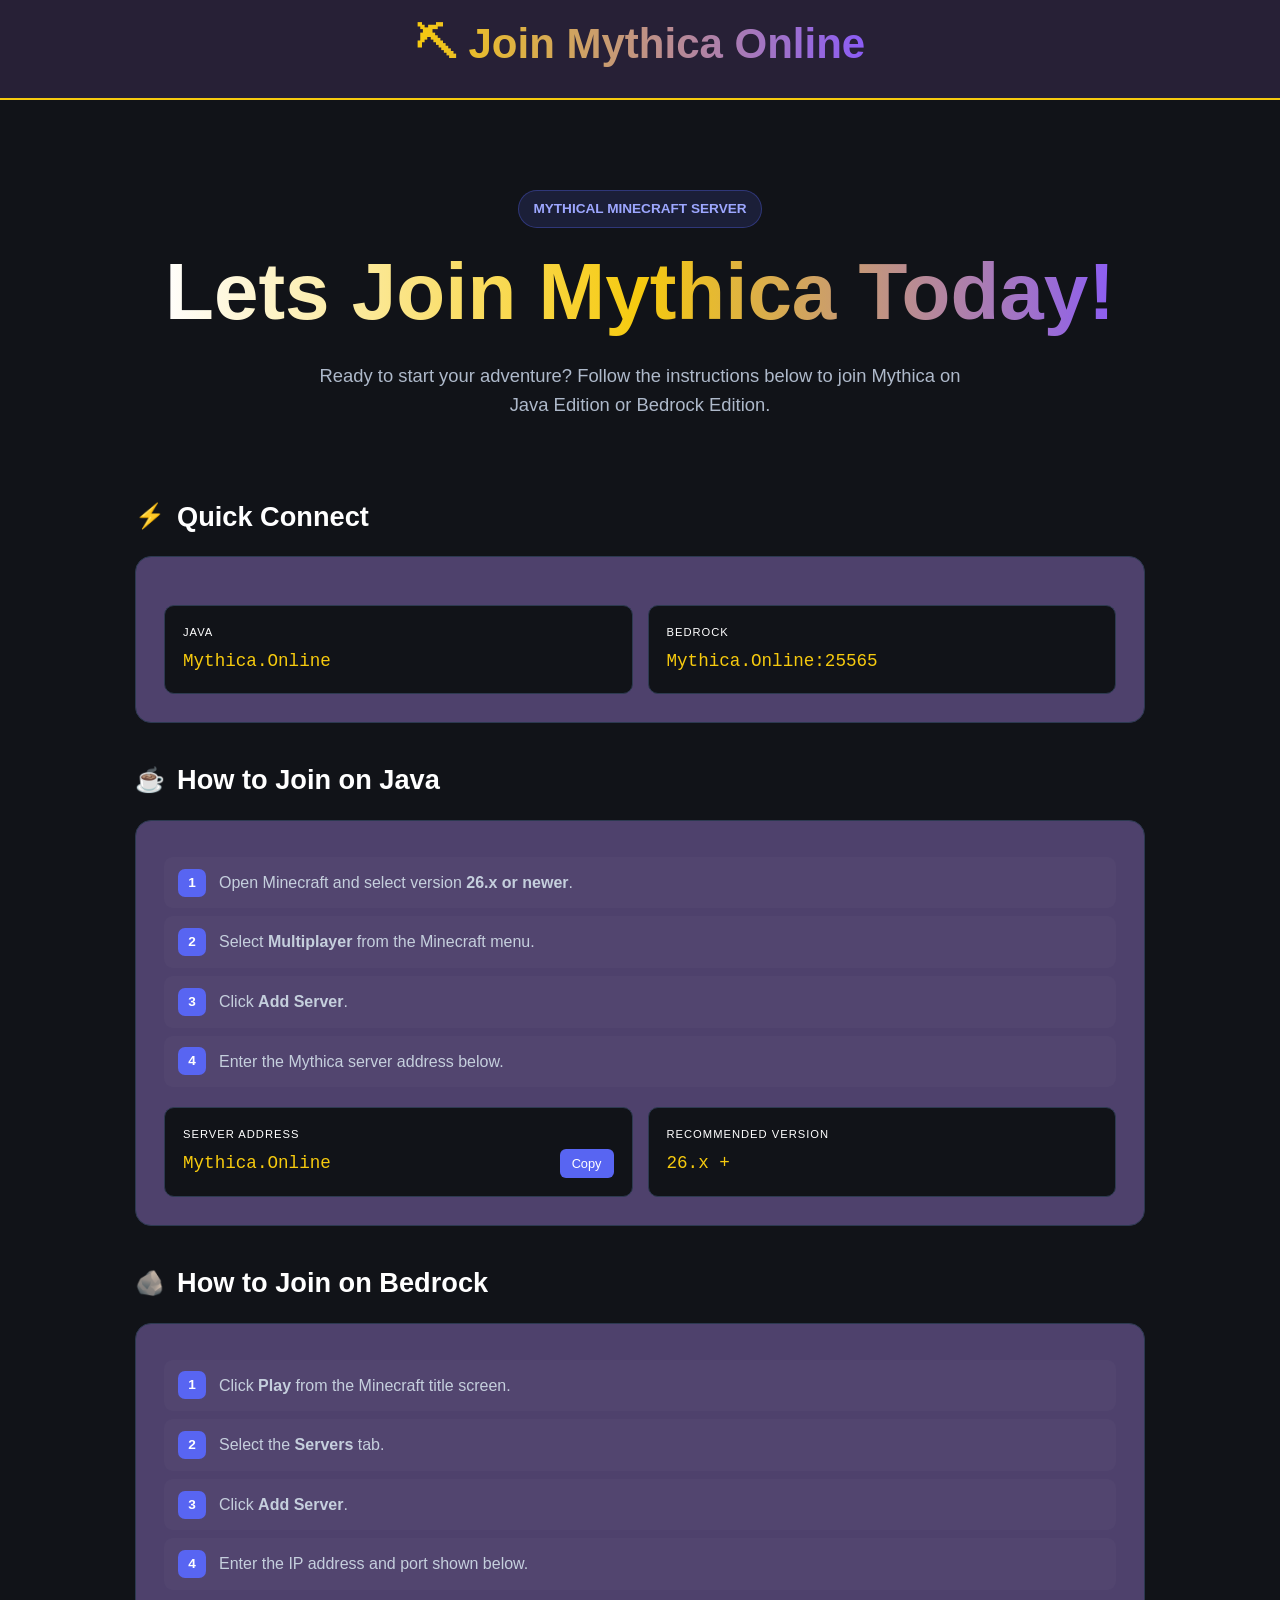
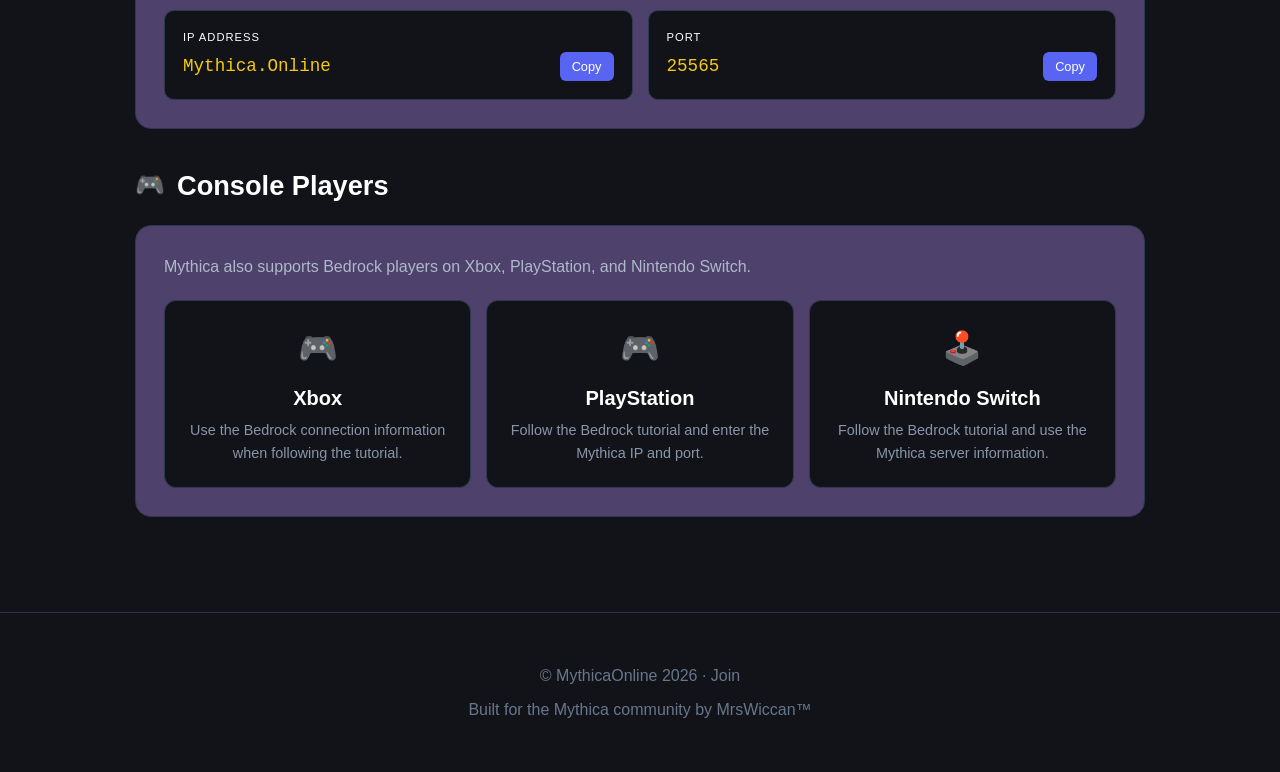
<file: pages/join.html>
<!DOCTYPE html>
<html lang="en">
<head>
    <meta charset="UTF-8">
    <meta name="viewport" content="width=device-width, initial-scale=1.0">

    <title>MythicaOnline - How to Join</title>

    <style>
        * {
            box-sizing: border-box;
            margin: 0;
            padding: 0;
        }

        body {
            font-family: Arial, Helvetica, sans-serif;
            background:#111318;
            color: #111318;
            min-height: 100vh;
            line-height: 1.6;
        }
		
		/* Apply the custom cursor to the entire webpage */
        html, body {
           cursor: url('../images/hand.png'), auto;
		}
		
		/* Optional: Use a different custom cursor when hovering over links or buttons */
		a, button {
		   cursor: url('../images/arrow.png'), pointer;
		}
	
		/* Optional: Use custom cursor when needing to insert text*/
	    input {
	      cursor: url('../images/pencil.png'), auto;
		}

        /* Header */
        header {
            background: #272036;
            border-bottom: 2px solid #F6CA0E;
            padding: 10px 20px;
			text-align: center;
			font-size: 20px; 
			height: 100px;
        }

        .navbar {
            max-width: 1200px;
            margin: auto;
            display: center;
            align-items: center;
            justify-content: space-between;
        }
		
		.gradient-text {
			background: linear-gradient(90deg, #F6CA0E, #8b5cf6);
			font-weight: 900;
			-webkit-background-clip: text;
			-webkit-text-fill-color: transparent;
			background-clip: text;
			color: transparent; 
		}

        .logo {
            display: center;
			font-weight: 900;
            gap: 12px;
            font-size: 42px;
            color: white;
            text-decoration: none;
        }


        /* Hero */
        .hero {
            max-width: 1000px;
            margin: auto;
            text-align: center;
            padding: 90px 20px 55px;
        }

        .badge {
            display: inline-block;
            padding: 7px 14px;
            border-radius: 50px;
            background: rgba(88, 101, 242, 0.15);
            color: #9da7ff;
            border: 1px solid rgba(88, 101, 242, 0.35);
            font-size: 0.85rem;
            font-weight: bold;
            margin-bottom: 20px;
        }

        h1 {
            font-size: clamp(2.5rem, 7vw, 5rem);
            line-height: 1.10;
            margin-bottom: 25px;
            background: linear-gradient(90deg, #fff, #F6CA0E, #8b5cf6);
            -webkit-background-clip: text;
            -webkit-text-fill-color: transparent;
			background-clip: text;
            color: transparent;
        }

        .hero p {
            color: #aeb9ca;
            font-size: 1.15rem;
            max-width: 650px;
            margin: auto;
        }

        /* Main */
        main {
            max-width: 1050px;
            margin: auto;
            padding: 20px;
        }

        .section {
            margin-bottom: 35px;
        }

        .section-title {
            display: flex;
            align-items: center;
			color: white;
            gap: 12px;
            margin-bottom: 18px;
            font-size: 1.7rem;
        }

        .section-title span {
            font-size: 1.5rem;
        }

        /* Cards */
        .card {
            background: #4E416C;
            border: 1px solid #2c3950;
            border-radius: 16px;
            padding: 28px;
            margin-bottom: 20px;
        }

        .card:hover {
            border-color: #F6CA0E;
        }

        .card h3 {
            font-size: 1.25rem;
            margin-bottom: 15px;
            color: #ffffff;
        }

        .steps {
            list-style: none;
            counter-reset: steps;
        }

        .steps li {
            counter-increment: steps;
            position: relative;
            padding: 13px 15px 13px 55px;
            margin: 8px 0;
            background: rgba(255, 255, 255, 0.025);
            border-radius: 9px;
            color: #c5cfdd;
        }

        .steps li::before {
            content: counter(steps);
            position: absolute;
            left: 14px;
            top: 50%;
            transform: translateY(-50%);
            width: 28px;
            height: 28px;
            display: grid;
            place-items: center;
            border-radius: 7px;
            background: #5865f2;
            color: white;
            font-weight: bold;
            font-size: 0.85rem;
        }

        /* Server information */
        .server-box {
            display: grid;
            grid-template-columns: repeat(2, 1fr);
            gap: 15px;
            margin-top: 20px;
        }

        .server-info {
            background: #111318;
            border: 1px solid #2d3a50;
            border-radius: 10px;
            padding: 18px;
        }

        .server-info small {
            display: block;
            color: white;
            margin-bottom: 5px;
            text-transform: uppercase;
            font-size: 0.7rem;
            letter-spacing: 1px;
        }

        .server-info code {
            color: #F6CA0E;
            font-size: 1.1rem;
        }

        /* Copy button */
        .copy-btn {
            float: right;
            border: none;
            background: #5865f2;
            color: white;
            padding: 7px 12px;
            border-radius: 6px;
            cursor: pointer;
            font-size: 0.8rem;
            transition: 0.2s;
        }

        .copy-btn:hover {
            background: #4752c4;
        }

        /* Compatibility */
        .platforms {
            display: grid;
            grid-template-columns: repeat(3, 1fr);
            gap: 15px;
        }

        .platform {
            padding: 22px;
            background: #111318;
            border: 1px solid #2d3a50;
            border-radius: 12px;
            text-align: center;
        }

        .platform-icon {
            font-size: 2rem;
            margin-bottom: 8px;
        }

        .platform h3 {
            margin-bottom: 5px;
        }

        .platform p {
            color: #8996aa;
            font-size: 0.9rem;
        }

        /* Footer */
        footer {
            text-align: center;
            color: #68768c;
            padding: 50px 20px;
            border-top: 1px solid #29364d;
            margin-top: 40px;
        }

        /* Responsive */
        @media (max-width: 700px) {
            .server-box,
            .platforms {
                grid-template-columns: 1fr;
            }

            .navbar {
                justify-content: center;
            }

            .nav-link {
                display: none;
            }

            .card {
                padding: 20px;
            }

            .hero {
                padding-top: 60px;
            }
        }
    </style>
</head>

<body>

<header>
    <nav class="navbar">
        <div class="logo">
		<a href="../index.html" style="color: white; text-decoration: none;"><span class="gradient-text">⛏ Join Mythica Online</span></a>	
            </span>
        </div>
    </nav>
	
</header>


<section class="hero">
    <div class="badge">MYTHICAL MINECRAFT SERVER</div>

    <h1>Lets Join Mythica Today!</h1>

    <p>
        Ready to start your adventure?
        Follow the instructions below to join Mythica
        on Java Edition or Bedrock Edition.
    </p>
</section>


<main id="join">

	 <!-- Quick connect -->
    <section class="section">

        <h2 class="section-title">
            <span>⚡</span>
            Quick Connect
        </h2>

        <div class="card">

            <div class="server-box">

                <div class="server-info">
                    <small>Java</small>
                    <code>Mythica.Online</code>
                </div>

                <div class="server-info">
                    <small>Bedrock</small>
                    <code>Mythica.Online:25565</code>
                </div>

            </div>

        </div>

    </section>
    <!-- Java -->
    <section class="section">
        <h2 class="section-title">
            <span>☕</span>
            How to Join on Java
        </h2>

        <div class="card">

            <ol class="steps">
                <li>
                    Open Minecraft and select version
                    <strong>26.x or newer</strong>.
                </li>

                <li>
                    Select <strong>Multiplayer</strong>
                    from the Minecraft menu.
                </li>

                <li>
                    Click <strong>Add Server</strong>.
                </li>

                <li>
                    Enter the Mythica server address below.
                </li>
            </ol>

            <div class="server-box">
                <div class="server-info">
                    <small>Server Address</small>

                    <code id="java-ip">Mythica.Online</code>

                    <button class="copy-btn"
                            onclick="copyText('java-ip', this)">
                        Copy
                    </button>
                </div>

                <div class="server-info">
                    <small>Recommended Version</small>
                    <code>26.x +</code>
                </div>
            </div>

        </div>
    </section>


    <!-- Bedrock -->
    <section class="section">

        <h2 class="section-title">
            <span>🪨</span>
            How to Join on Bedrock
        </h2>

        <div class="card">

            <ol class="steps">
                <li>
                    Click <strong>Play</strong> from the Minecraft
                    title screen.
                </li>

                <li>
                    Select the <strong>Servers</strong> tab.
                </li>

                <li>
                    Click <strong>Add Server</strong>.
                </li>

                <li>
                    Enter the IP address and port shown below.
                </li>
            </ol>

            <div class="server-box">

                <div class="server-info">
                    <small>IP Address</small>

                    <code id="bedrock-ip">Mythica.Online</code>

                    <button class="copy-btn"
                            onclick="copyText('bedrock-ip', this)">
                        Copy
                    </button>
                </div>

                <div class="server-info">
                    <small>Port</small>

                    <code id="bedrock-port">25565</code>

                    <button class="copy-btn"
                            onclick="copyText('bedrock-port', this)">
                        Copy
                    </button>
                </div>

            </div>

        </div>
    </section>


    <!-- Consoles -->
    <section class="section">

        <h2 class="section-title">
            <span>🎮</span>
            Console Players
        </h2>

        <div class="card">

            <p style="color:#aeb9ca; margin-bottom:20px;">
                Mythica also supports Bedrock players on
                Xbox, PlayStation, and Nintendo Switch.
            </p>

            <div class="platforms">

                <div class="platform">
                    <div class="platform-icon">🎮</div>
                    <h3>Xbox</h3>
                    <p>
                        Use the Bedrock connection information
                        when following the tutorial.
                    </p>
                </div>

                <div class="platform">
                    <div class="platform-icon">🎮</div>
                    <h3>PlayStation</h3>
                    <p>
                        Follow the Bedrock tutorial and enter
                        the Mythica IP and port.
                    </p>
                </div>

                <div class="platform">
                    <div class="platform-icon">🕹️</div>
                    <h3>Nintendo Switch</h3>
                    <p>
                        Follow the Bedrock tutorial and use
                        the Mythica server information.
                    </p>
                </div>

            </div>

        </div>
    </section>



</main>


<footer>
    <p>© MythicaOnline 2026 · Join</p>
    <p style="margin-top:8px;">
        Built for the Mythica community by MrsWiccan™
    </p>
</footer>


<script>
    function copyText(elementId, button) {
        const text = document.getElementById(elementId).textContent;

        navigator.clipboard.writeText(text).then(() => {
            const oldText = button.textContent;

            button.textContent = "Copied!";

            setTimeout(() => {
                button.textContent = oldText;
            }, 1500);
        });
    }
</script>

</body>
</html>
</file>
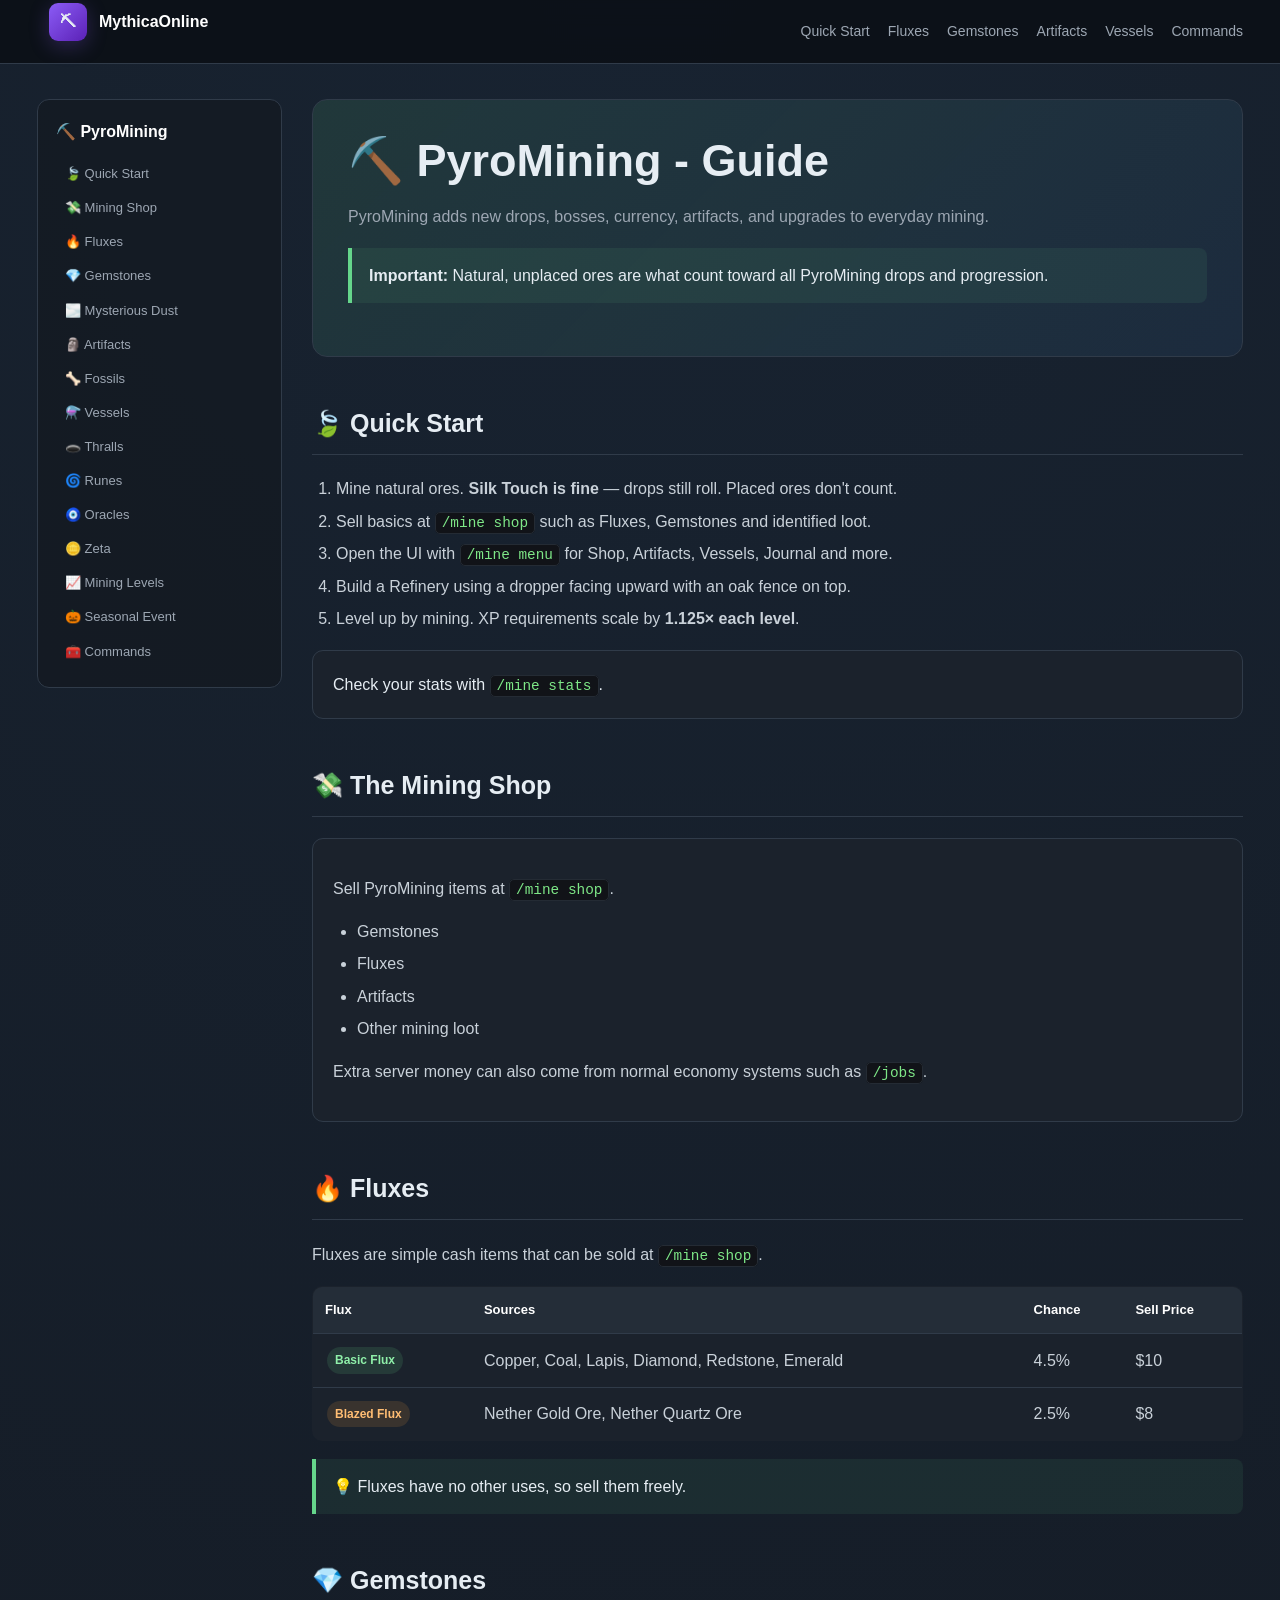
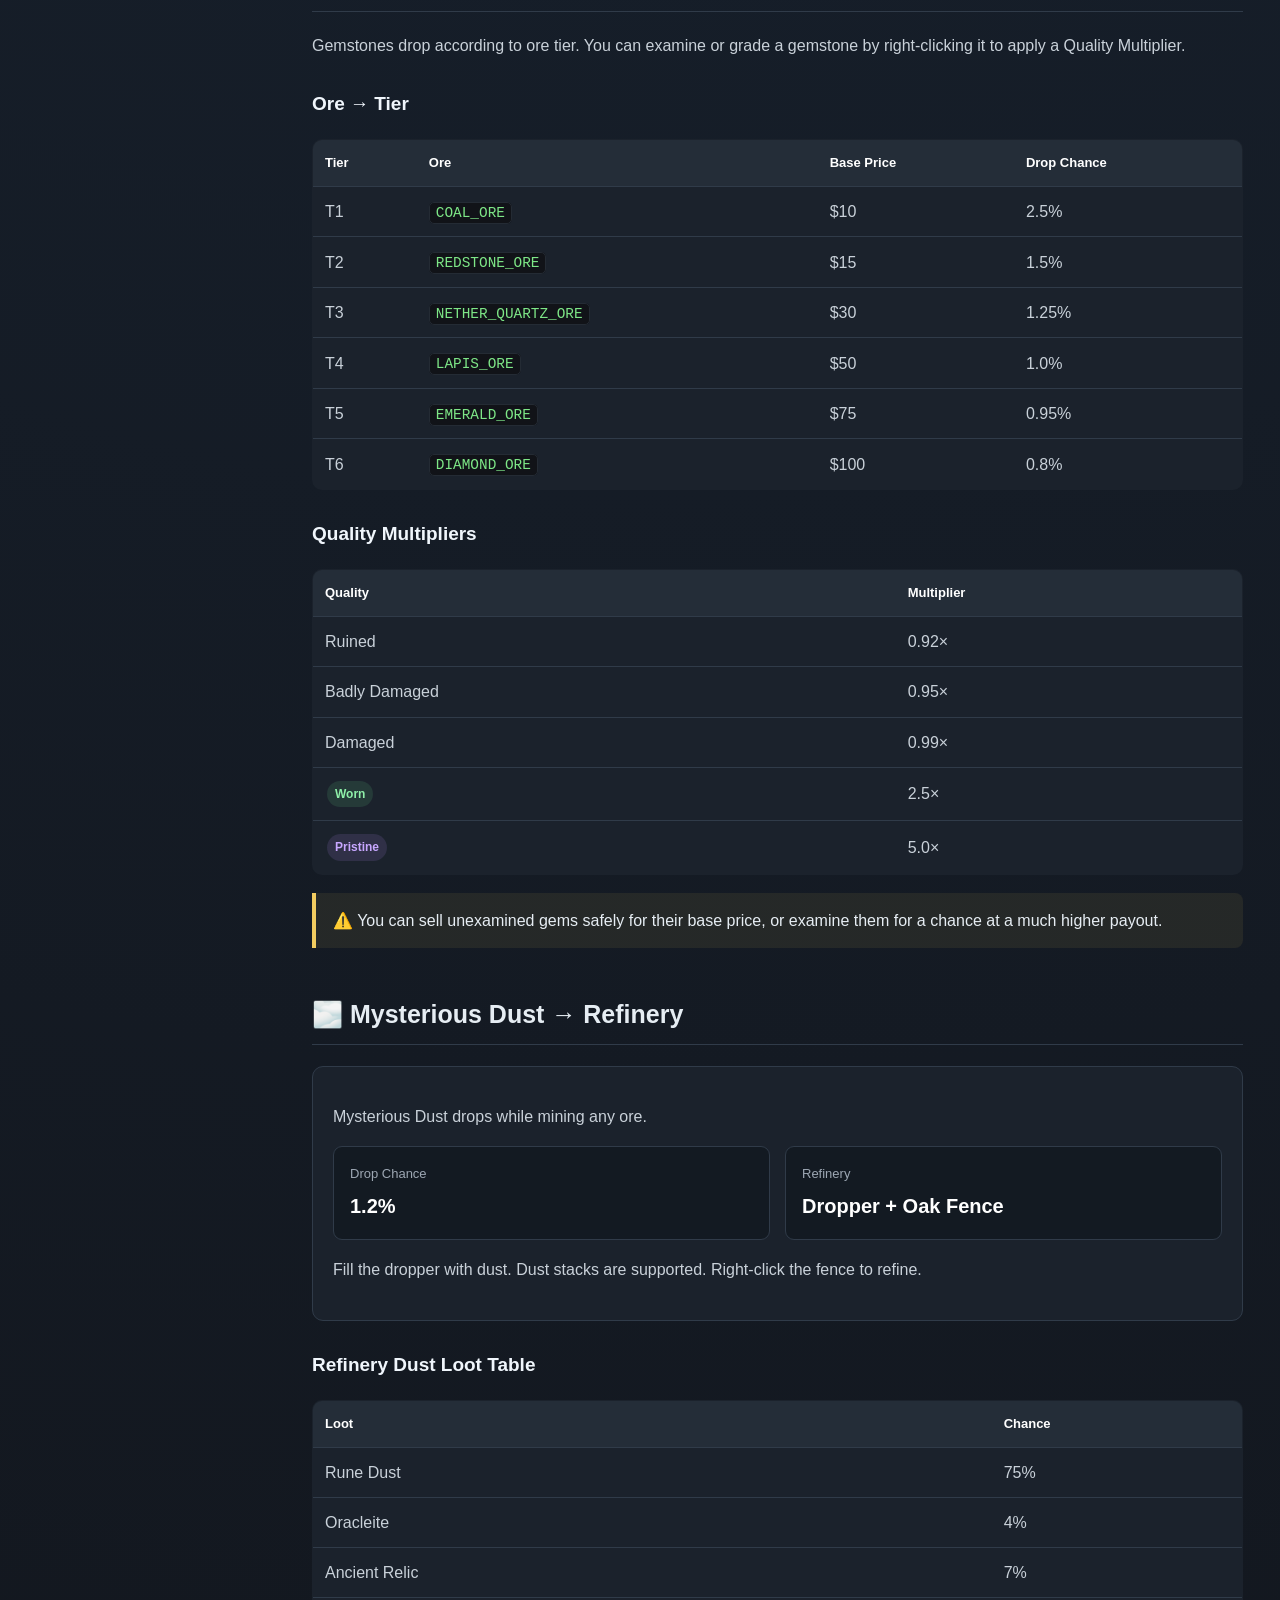
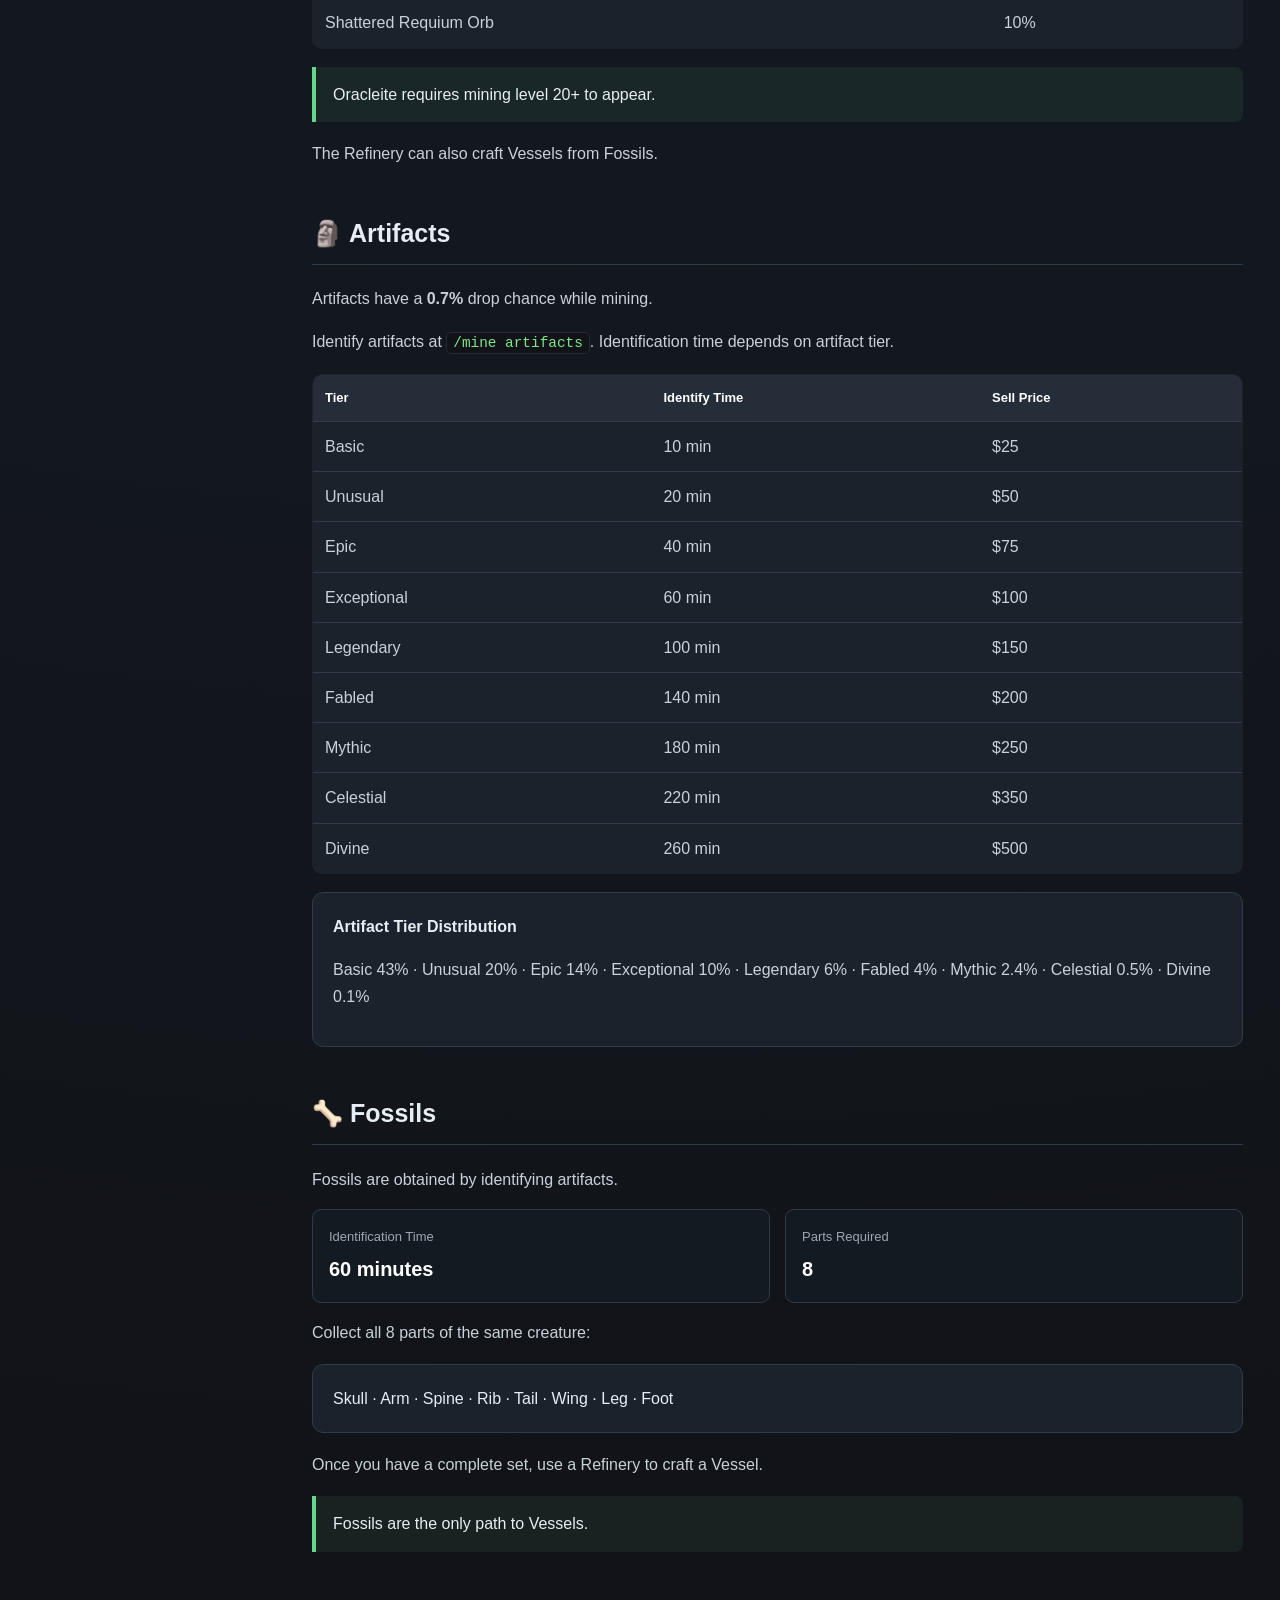
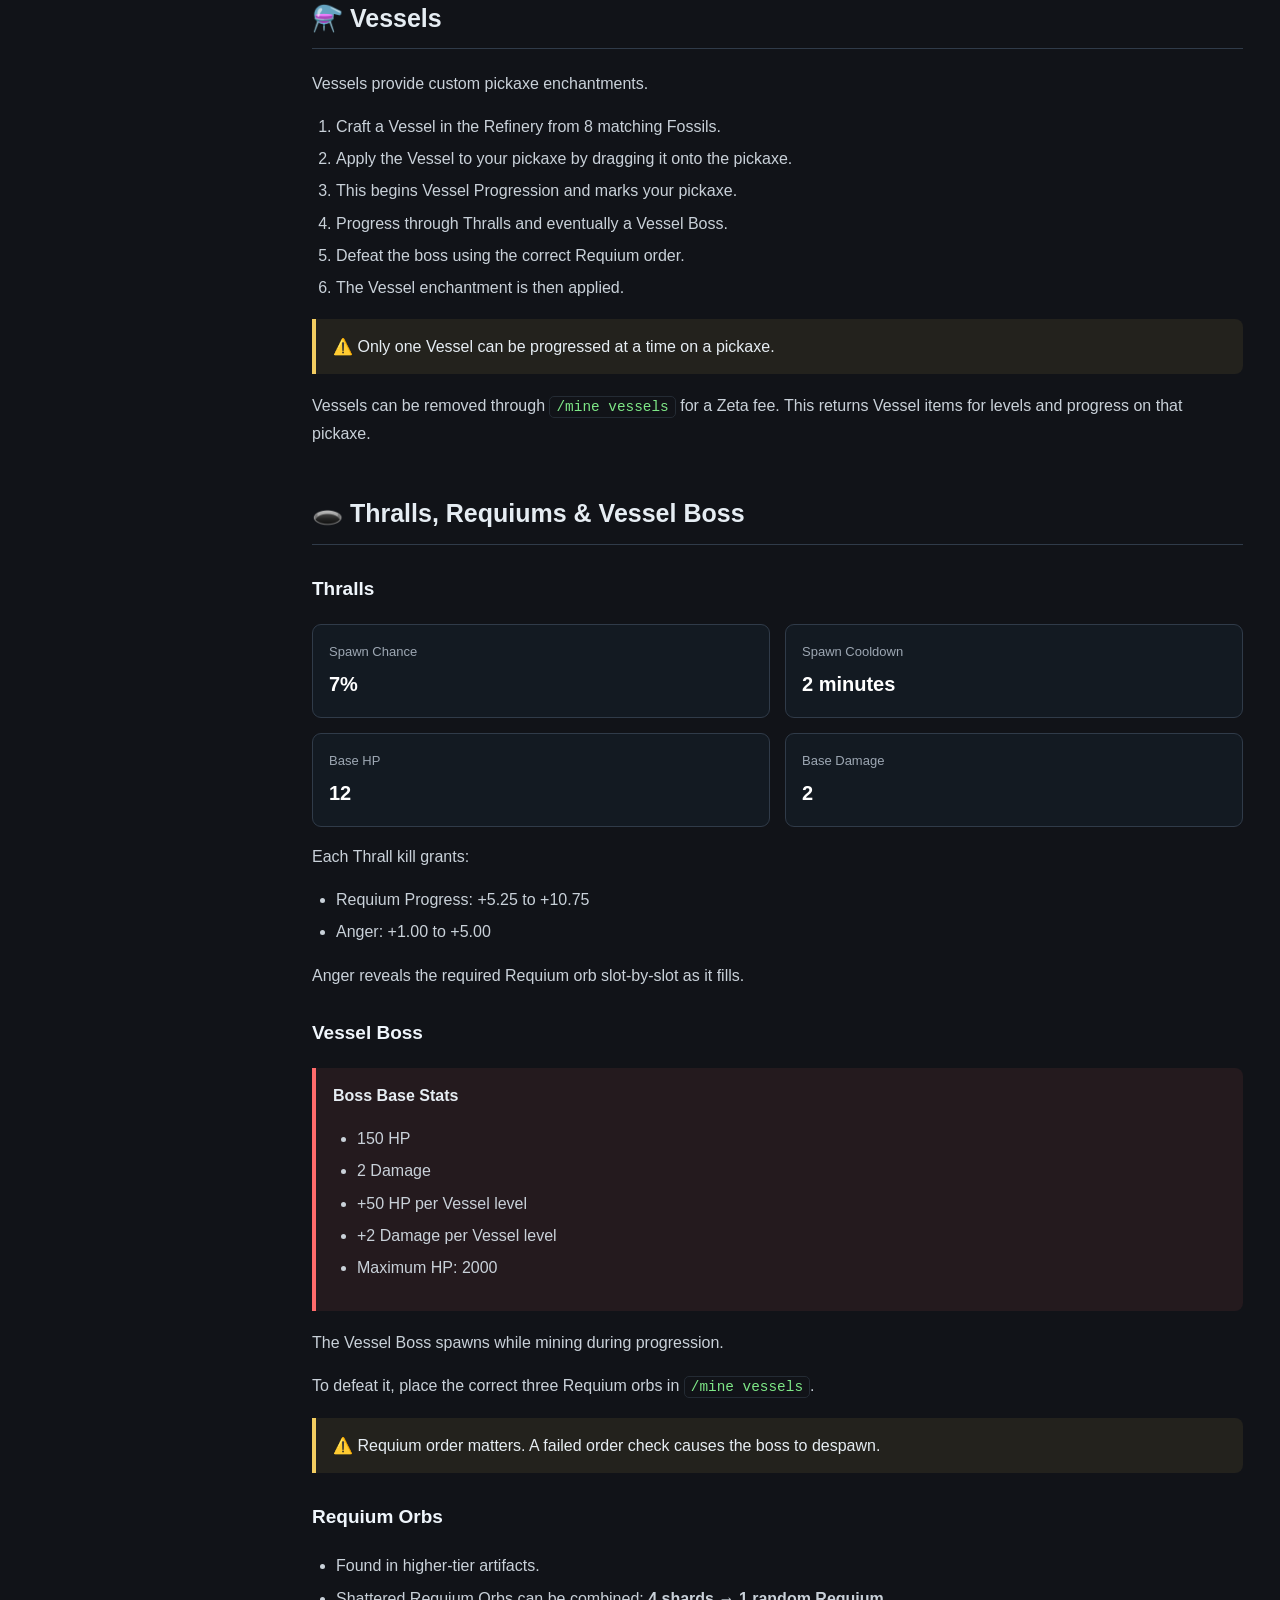
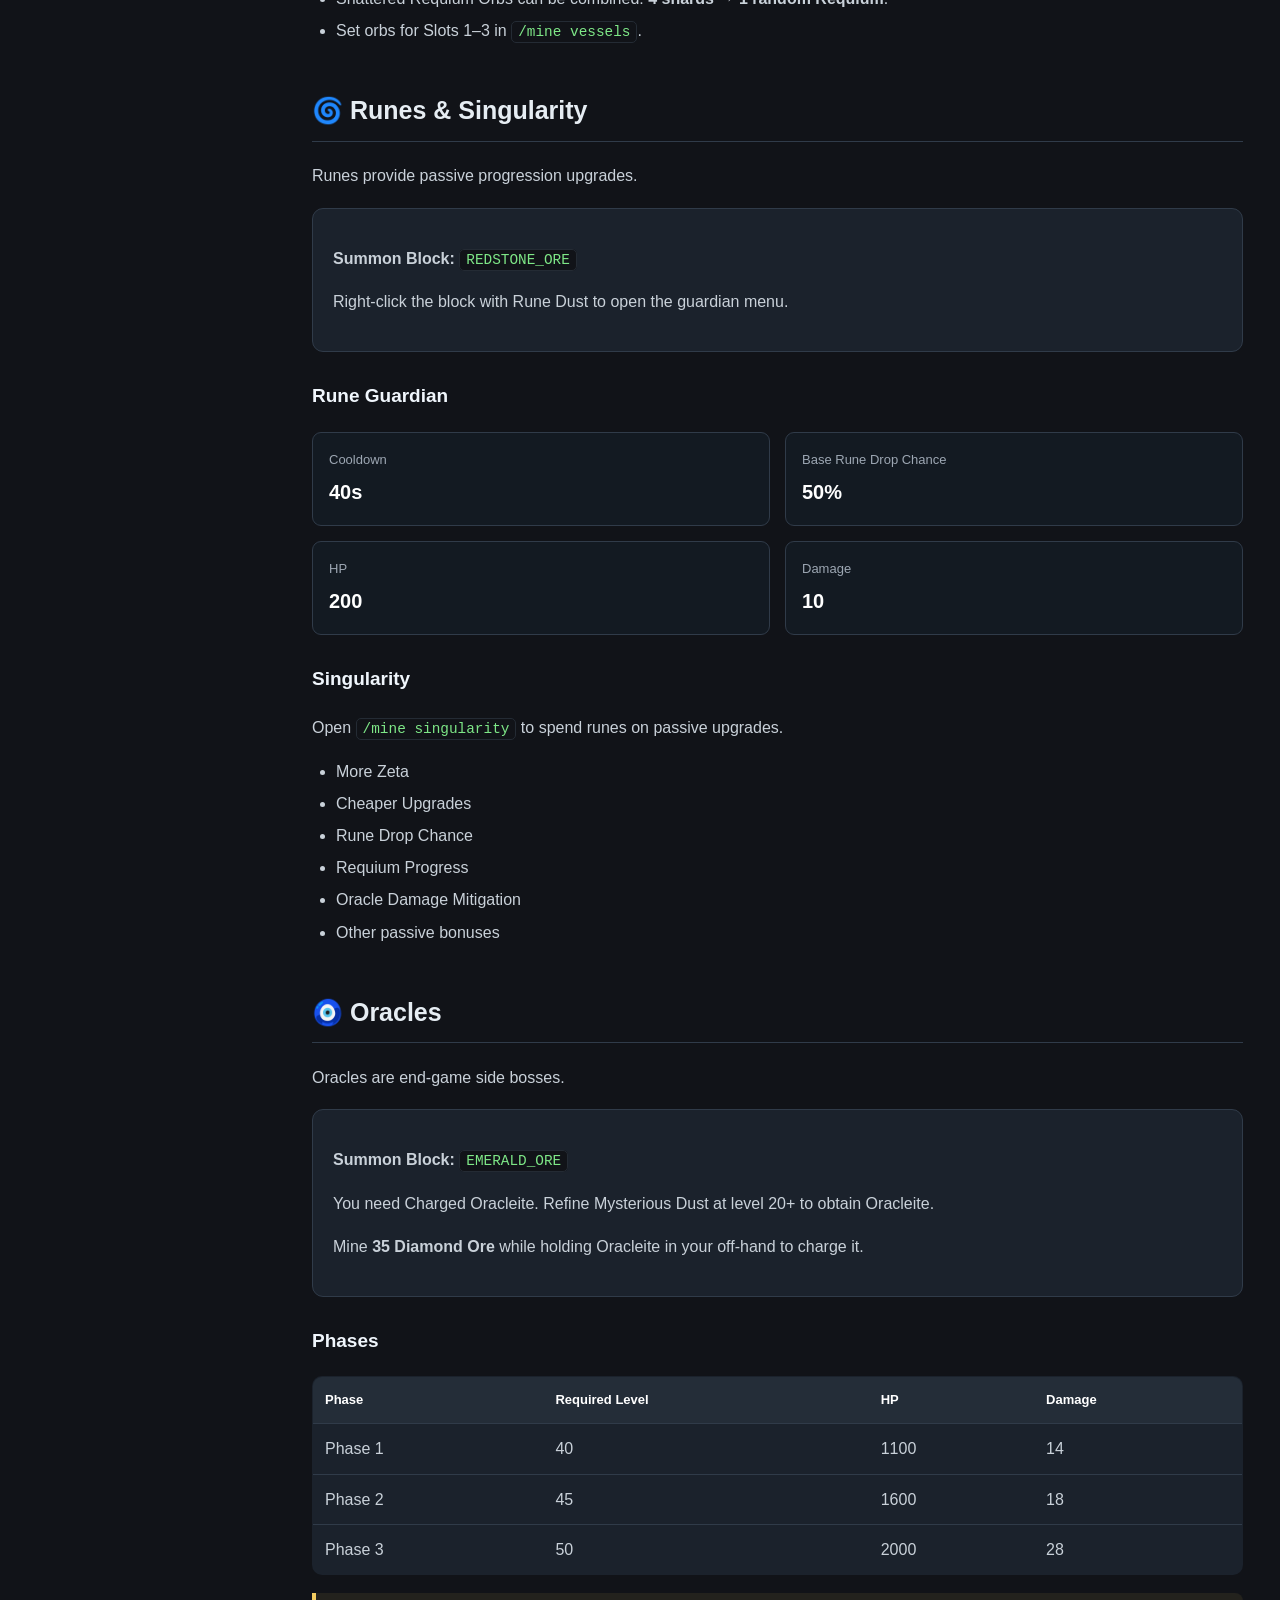
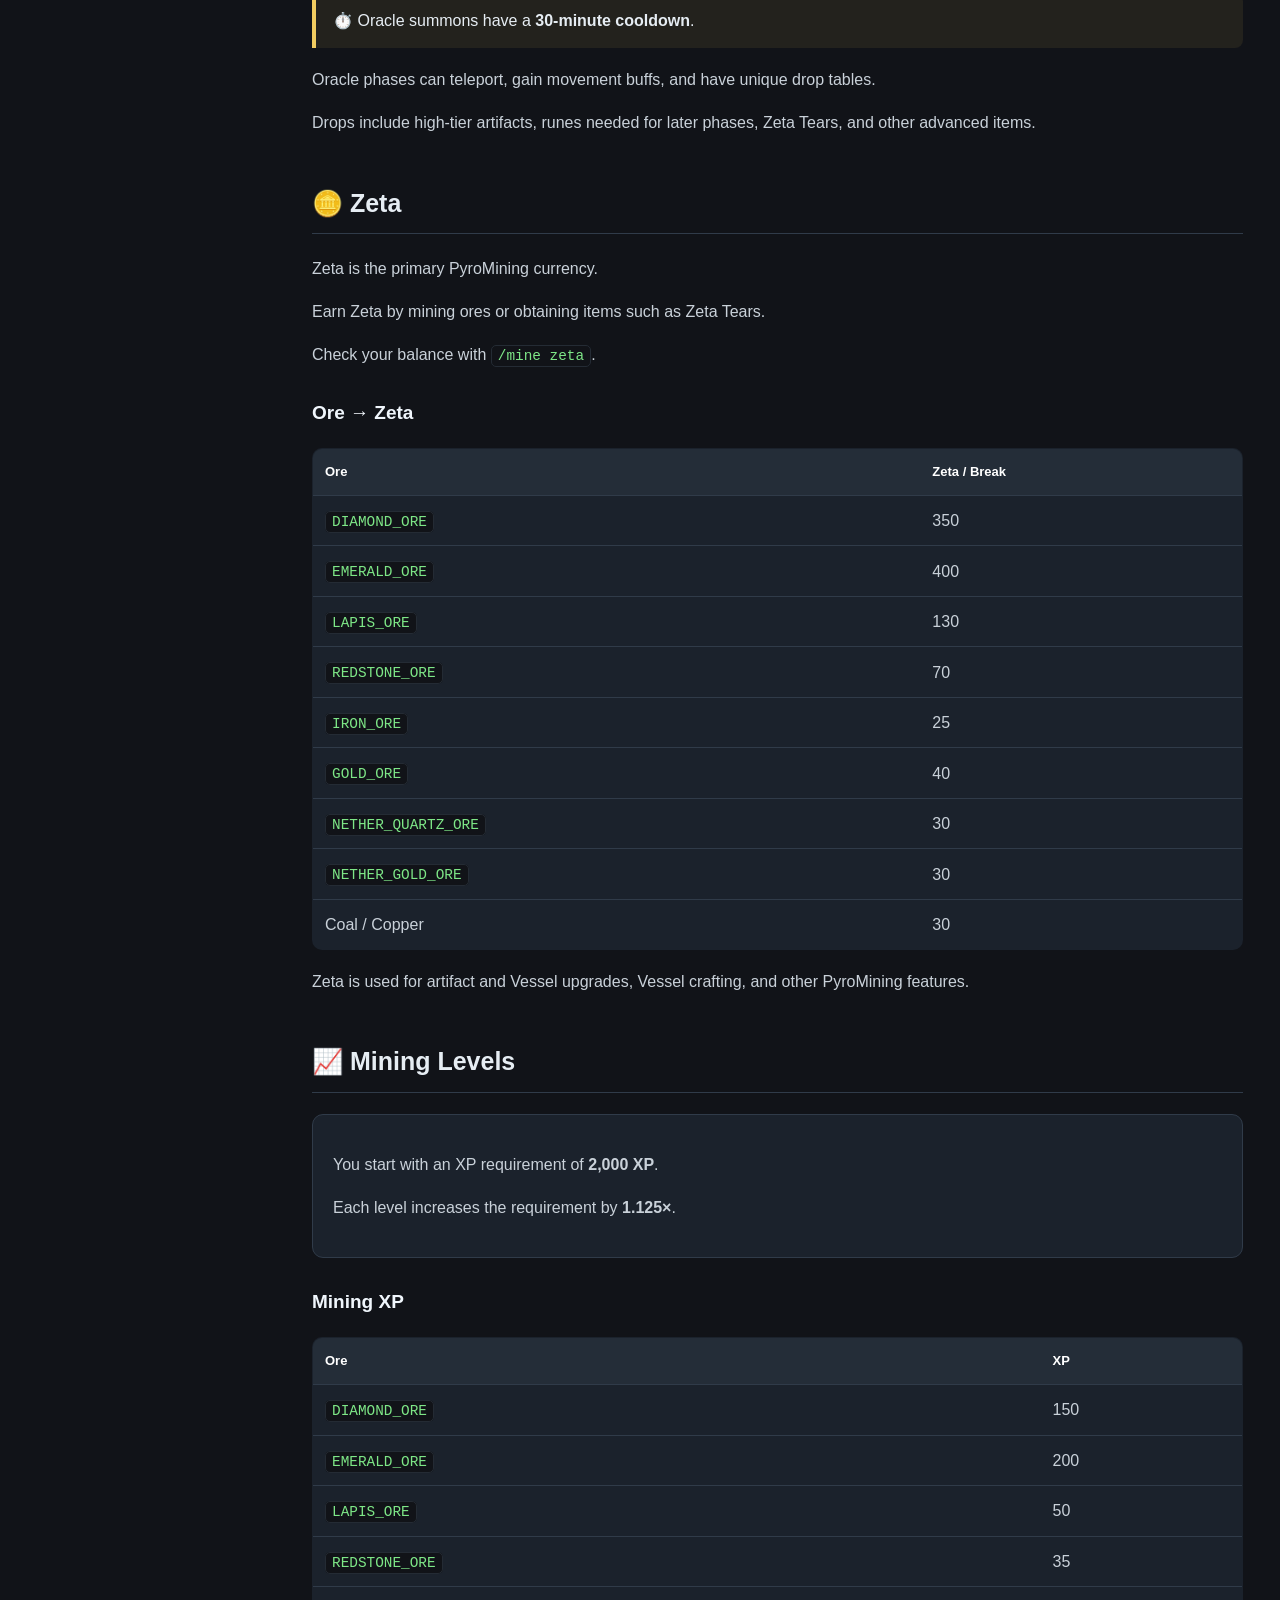
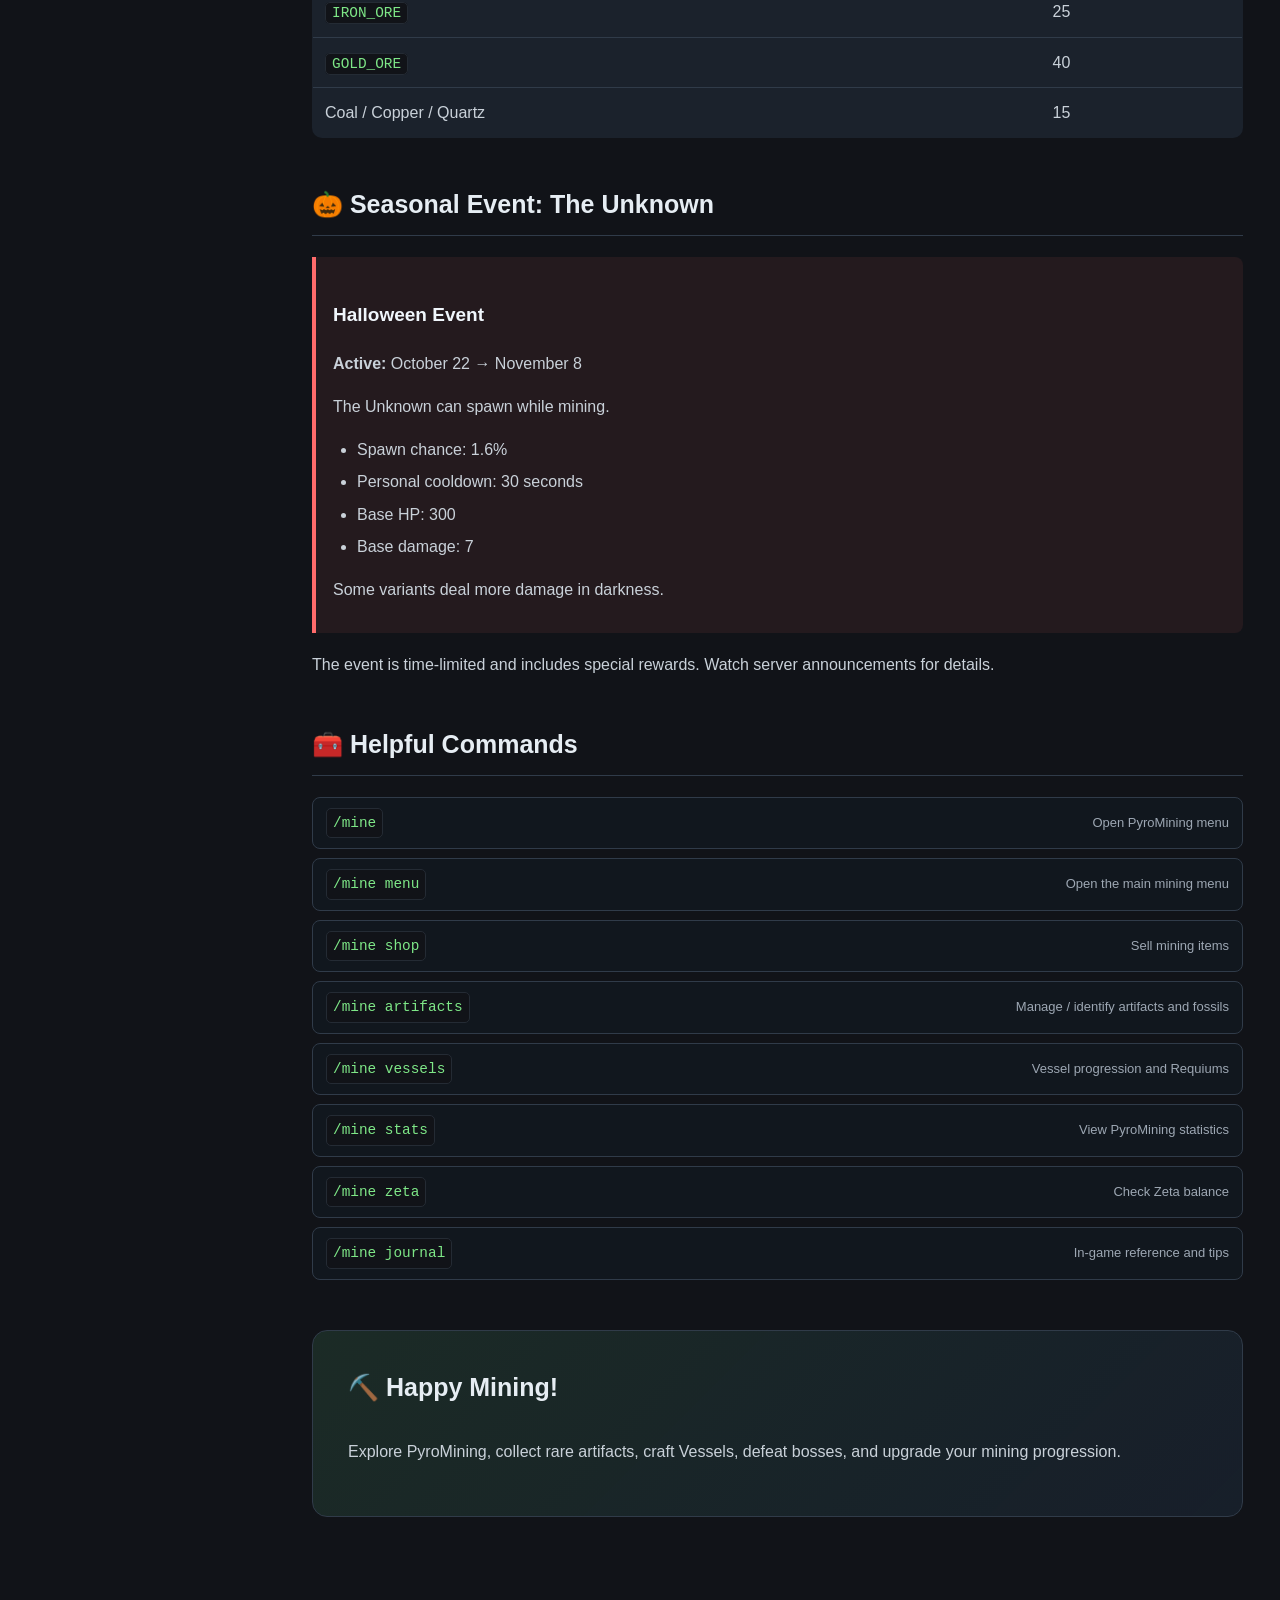
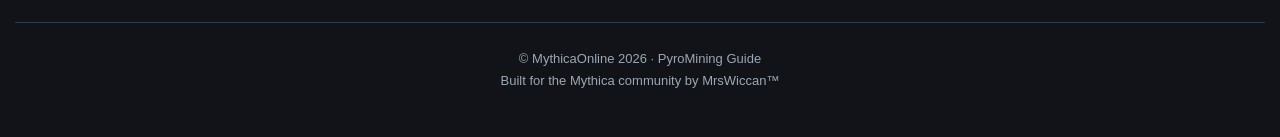
<file: pages/mining.html>
<!DOCTYPE html>
<html lang="en">
<head>
    <meta charset="UTF-8">
    <meta name="viewport" content="width=device-width, initial-scale=1.0">

    <title>⛏️ PyroMining - Guide | MythicaOnline Wiki</title>

    <style>
        :root {
            --bg: #111318;
            --card: #1b222c;
            --card-hover: #242832;
            --border: #303b49;
		

            --text: #e6edf3;
            --muted: #9da7b3;

            --green: #65d68b;
            --blue: #58a6ff;
            --cyan: #56d4dd;
            --yellow: #f2cc60;
            --orange: #ff9f43;
            --red: #ff6b6b;
            --purple: #b58cff;

            --code-bg: #111318;
        }

        * {
            box-sizing: border-box;
        }

        html {
            scroll-behavior: smooth;
        }

        body {
            margin: 0;
            font-family:
                Inter,
                -apple-system,
                BlinkMacSystemFont,
                "Segoe UI",
                Roboto,
                Arial,
                sans-serif;

            background:
                radial-gradient(
                    circle at top,
                    #182331 0,
                    var(--bg) 42%
                );

            color: var(--text);
            line-height: 1.7;
        }

		/* Apply the custom cursor to the entire webpage */
        html, body {
           cursor: url('../images/hand.png'), auto;
		}
		
		/* Optional: Use a different custom cursor when hovering over links or buttons */
		a, button {
		   cursor: url('../images/arrow.png'), pointer;
		
		}
	
		/* Optional: Use custom cursor when needing to insert text*/
	   input {
	      cursor: url('../images/pencil.png'), auto;
		}


        a {
            color: var(--blue);
            text-decoration: none;
        }

        a:hover {
            text-decoration: underline;
        }

        /* ---------------- HEADER ---------------- */

        header {
            position: sticky;
            top: 0;
            z-index: 100;

            height: 64px;

            background: rgba(13, 17, 23, 0.92);
            backdrop-filter: blur(12px);

            border-bottom: 1px solid var(--border);
        }

        .header-inner {
            max-width: 1250px;
            height: 100%;
            margin: auto;

            padding: 0 22px;

            display: flex;
            align-items: center;
            justify-content: space-between;
        }

        .logo {
            display: flex;
            align-items: center;
            gap: 12px;

            padding: 5px 12px 25px;

            font-size: px;
            font-weight: 800;
        }

        .logo-icon {
            width: 38px;
            height: 38px;

            display: grid;
            place-items: center;

            background:
                linear-gradient(
                    135deg,
                    #8b5cf6,
                    #5b21b6
                );

            border-radius: 9px;

            box-shadow:
                0 5px 20px rgba(139, 92, 246, .25);
        }
		
        .logo span {
            color: var(--accent-light);
        }

        nav {
            display: flex;
            gap: 18px;
        }

        nav a {
            color: var(--muted);
            font-size: 14px;
        }

        nav a:hover {
            color: white;
            text-decoration: none;
        }

        /* ---------------- LAYOUT ---------------- */

        .layout {
            max-width: 1250px;
            margin: auto;

            padding: 35px 22px 80px;

            display: grid;
            grid-template-columns: 245px minmax(0, 1fr);
            gap: 30px;
        }

        /* ---------------- SIDEBAR ---------------- */

        .sidebar {
            position: sticky;
            top: 94px;

            height: fit-content;

            background: rgba(21, 27, 35, 0.85);

            border: 1px solid var(--border);
            border-radius: 12px;

            padding: 18px;
        }

        .sidebar-title {
            font-weight: 700;
            margin-bottom: 12px;
            color: white;
        }

        .sidebar a {
            display: block;

            padding: 6px 9px;

            color: var(--muted);
            font-size: 13px;

            border-radius: 6px;
        }

        .sidebar a:hover {
            background: var(--card-hover);
            color: white;
            text-decoration: none;
        }

        /* ---------------- ARTICLE ---------------- */

        article {
            min-width: 0;
        }

        .hero {
            background:
                linear-gradient(
                    135deg,
                    rgba(101, 214, 139, .12),
                    rgba(88, 166, 255, .08)
                );

            border: 1px solid var(--border);
            border-radius: 15px;

            padding: 35px;

            margin-bottom: 25px;
        }

        h1 {
            margin: 0 0 10px;

            font-size: clamp(30px, 5vw, 45px);
            line-height: 1.15;
        }

        .intro {
            color: var(--muted);
            font-size: 16px;
            max-width: 850px;
        }

        h2 {
            margin-top: 45px;

            padding-bottom: 9px;

            border-bottom: 1px solid var(--border);

            font-size: 25px;
        }

        h3 {
            margin-top: 28px;

            color: #f0f6fc;

            font-size: 19px;
        }

        p {
            color: #c9d1d9;
        }

        /* ---------------- CARDS ---------------- */

        .card {
            background: var(--card);

            border: 1px solid var(--border);
            border-radius: 11px;

            padding: 20px;

            margin: 18px 0;
        }

        .card:hover {
            border-color: #3d4b5c;
        }

        .grid {
            display: grid;
            grid-template-columns: repeat(2, minmax(0, 1fr));
            gap: 15px;
        }

        .stat {
            background: #131a22;

            border: 1px solid var(--border);
            border-radius: 9px;

            padding: 16px;
        }

        .stat-title {
            color: var(--muted);
            font-size: 13px;
        }

        .stat-value {
            margin-top: 4px;

            color: white;
            font-size: 20px;
            font-weight: 700;
        }

        /* ---------------- TABLES ---------------- */

        .table-wrapper {
            overflow-x: auto;

            margin: 18px 0;
        }

        table {
            width: 100%;
            min-width: 500px;

            border-collapse: collapse;

            background: var(--card);

            border: 1px solid var(--border);
            border-radius: 10px;

            overflow: hidden;
        }

        th {
            background: #242d38;

            color: white;

            text-align: left;
            font-size: 13px;

            padding: 12px;
        }

        td {
            padding: 11px 12px;

            border-top: 1px solid var(--border);

            color: #c9d1d9;
        }

        tr:hover td {
            background: #202832;
        }

        /* ---------------- CODE ---------------- */

        code {
            background: var(--code-bg);

            color: #7ee787;

            border: 1px solid #242b34;
            border-radius: 5px;

            padding: 2px 6px;

            font-family:
                "SFMono-Regular",
                Consolas,
                "Liberation Mono",
                monospace;

            font-size: .9em;
        }

        /* ---------------- CALLOUTS ---------------- */

        .tip {
            border-left: 4px solid var(--green);

            background: rgba(101, 214, 139, .08);

            padding: 14px 17px;

            margin: 18px 0;

            border-radius: 0 8px 8px 0;
        }

        .warning {
            border-left: 4px solid var(--yellow);

            background: rgba(242, 204, 96, .08);

            padding: 14px 17px;

            margin: 18px 0;

            border-radius: 0 8px 8px 0;
        }

        .boss {
            border-left: 4px solid var(--red);

            background: rgba(255, 107, 107, .08);

            padding: 14px 17px;

            margin: 18px 0;

            border-radius: 0 8px 8px 0;
        }

        /* ---------------- BADGES ---------------- */

        .badge {
            display: inline-block;

            padding: 3px 8px;

            border-radius: 20px;

            font-size: 12px;
            font-weight: 700;

            margin: 2px;
        }

        .green {
            color: #8ff0a9;
            background: rgba(101, 214, 139, .13);
        }

        .blue {
            color: #8bc4ff;
            background: rgba(88, 166, 255, .13);
        }

        .orange {
            color: #ffbd73;
            background: rgba(255, 159, 67, .13);
        }

        .purple {
            color: #c8a7ff;
            background: rgba(181, 140, 255, .13);
        }

        /* ---------------- LISTS ---------------- */

        ul,
        ol {
            padding-left: 24px;
        }

        li {
            margin: 5px 0;
            color: #c9d1d9;
        }

        /* ---------------- COMMAND BOX ---------------- */

        .command-list {
            display: grid;
            gap: 9px;
        }

        .command {
            display: flex;

            align-items: center;
            justify-content: space-between;

            gap: 15px;

            background: #11171e;

            border: 1px solid var(--border);
            border-radius: 8px;

            padding: 10px 13px;
        }

        .command-description {
            color: var(--muted);
            font-size: 13px;
            text-align: right;
        }

        /* ---------------- FOOTER ---------------- */

        footer {
            max-width: 1250px;

            margin: auto;

            padding: 25px 22px 45px;

            border-top: 1px solid var(--border);

            color: var(--muted);

            font-size: 13px;
            text-align: center;
        }

        /* ---------------- MOBILE ---------------- */

        @media (max-width: 850px) {

            .layout {
                grid-template-columns: 1fr;
            }

            .sidebar {
                position: static;
            }

            nav {
                display: none;
            }

            .grid {
                grid-template-columns: 1fr;
            }

            .hero {
                padding: 25px 20px;
            }
        }

        @media (max-width: 500px) {

            .layout {
                padding: 20px 13px 60px;
            }

            h2 {
                font-size: 22px;
            }

            .command {
                align-items: flex-start;
                flex-direction: column;
            }

            .command-description {
                text-align: left;
            }
        }
    </style>
</head>

<body>

<header>
    
	<div class="header-inner">

        <div class="logo">
            <div class="logo-icon">⛏</div><a href="../index.html" style="color: white; text-decoration: none;">MythicaOnline</a></span>
        </div>
		
        <nav>
            <a href="#quick-start">Quick Start</a>
            <a href="#fluxes">Fluxes</a>
            <a href="#gemstones">Gemstones</a>
            <a href="#artifacts">Artifacts</a>
            <a href="#vessels">Vessels</a>
            <a href="#commands">Commands</a>
        </nav>

    </div>
</header>


<div class="layout">

    <!-- SIDEBAR -->

    <aside class="sidebar">

        <div class="sidebar-title">
            ⛏️ PyroMining
        </div>

        <a href="#quick-start">🍃 Quick Start</a>
        <a href="#shop">💸 Mining Shop</a>
        <a href="#fluxes">🔥 Fluxes</a>
        <a href="#gemstones">💎 Gemstones</a>
        <a href="#dust">🌫️ Mysterious Dust</a>
        <a href="#artifacts">🗿 Artifacts</a>
        <a href="#fossils">🦴 Fossils</a>
        <a href="#vessels">⚗️ Vessels</a>
        <a href="#thralls">🕳️ Thralls</a>
        <a href="#runes">🌀 Runes</a>
        <a href="#oracles">🧿 Oracles</a>
        <a href="#zeta">🪙 Zeta</a>
        <a href="#levels">📈 Mining Levels</a>
        <a href="#seasonal">🎃 Seasonal Event</a>
        <a href="#commands">🧰 Commands</a>

    </aside>


    <!-- ARTICLE -->

    <main>
        <article>

            <section class="hero">

                <h1>⛏️ PyroMining - Guide</h1>

                <p class="intro">
                    PyroMining adds new drops, bosses, currency, artifacts,
                    and upgrades to everyday mining.
                </p>

                <div class="tip">
                    <strong>Important:</strong>
                    Natural, unplaced ores are what count toward all
                    PyroMining drops and progression.
                </div>

            </section>


            <!-- QUICK START -->

            <section id="quick-start">

                <h2>🍃 Quick Start</h2>

                <ol>
                    <li>
                        Mine natural ores.
                        <strong>Silk Touch is fine</strong> —
                        drops still roll. Placed ores don't count.
                    </li>

                    <li>
                        Sell basics at <code>/mine shop</code>
                        such as Fluxes, Gemstones and identified loot.
                    </li>

                    <li>
                        Open the UI with <code>/mine menu</code>
                        for Shop, Artifacts, Vessels, Journal and more.
                    </li>

                    <li>
                        Build a Refinery using a dropper facing upward
                        with an oak fence on top.
                    </li>

                    <li>
                        Level up by mining.
                        XP requirements scale by
                        <strong>1.125× each level</strong>.
                    </li>
                </ol>

                <div class="card">
                    Check your stats with
                    <code>/mine stats</code>.
                </div>

            </section>


            <!-- SHOP -->

            <section id="shop">

                <h2>💸 The Mining Shop</h2>

                <div class="card">

                    <p>
                        Sell PyroMining items at
                        <code>/mine shop</code>.
                    </p>

                    <ul>
                        <li>Gemstones</li>
                        <li>Fluxes</li>
                        <li>Artifacts</li>
                        <li>Other mining loot</li>
                    </ul>

                    <p>
                        Extra server money can also come from normal
                        economy systems such as <code>/jobs</code>.
                    </p>

                </div>

            </section>


            <!-- FLUXES -->

            <section id="fluxes">

                <h2>🔥 Fluxes</h2>

                <p>
                    Fluxes are simple cash items that can be sold at
                    <code>/mine shop</code>.
                </p>

                <div class="table-wrapper">

                    <table>

                        <thead>
                            <tr>
                                <th>Flux</th>
                                <th>Sources</th>
                                <th>Chance</th>
                                <th>Sell Price</th>
                            </tr>
                        </thead>

                        <tbody>

                            <tr>
                                <td>
                                    <span class="badge green">
                                        Basic Flux
                                    </span>
                                </td>

                                <td>
                                    Copper, Coal, Lapis, Diamond,
                                    Redstone, Emerald
                                </td>

                                <td>4.5%</td>

                                <td>$10</td>
                            </tr>

                            <tr>
                                <td>
                                    <span class="badge orange">
                                        Blazed Flux
                                    </span>
                                </td>

                                <td>
                                    Nether Gold Ore,
                                    Nether Quartz Ore
                                </td>

                                <td>2.5%</td>

                                <td>$8</td>
                            </tr>

                        </tbody>

                    </table>

                </div>

                <div class="tip">
                    💡 Fluxes have no other uses, so sell them freely.
                </div>

            </section>


            <!-- GEMSTONES -->

            <section id="gemstones">

                <h2>💎 Gemstones</h2>

                <p>
                    Gemstones drop according to ore tier.
                    You can examine or grade a gemstone by
                    right-clicking it to apply a Quality Multiplier.
                </p>

                <h3>Ore → Tier</h3>

                <div class="table-wrapper">

                    <table>

                        <thead>
                            <tr>
                                <th>Tier</th>
                                <th>Ore</th>
                                <th>Base Price</th>
                                <th>Drop Chance</th>
                            </tr>
                        </thead>

                        <tbody>

                            <tr>
                                <td>T1</td>
                                <td><code>COAL_ORE</code></td>
                                <td>$10</td>
                                <td>2.5%</td>
                            </tr>

                            <tr>
                                <td>T2</td>
                                <td><code>REDSTONE_ORE</code></td>
                                <td>$15</td>
                                <td>1.5%</td>
                            </tr>

                            <tr>
                                <td>T3</td>
                                <td><code>NETHER_QUARTZ_ORE</code></td>
                                <td>$30</td>
                                <td>1.25%</td>
                            </tr>

                            <tr>
                                <td>T4</td>
                                <td><code>LAPIS_ORE</code></td>
                                <td>$50</td>
                                <td>1.0%</td>
                            </tr>

                            <tr>
                                <td>T5</td>
                                <td><code>EMERALD_ORE</code></td>
                                <td>$75</td>
                                <td>0.95%</td>
                            </tr>

                            <tr>
                                <td>T6</td>
                                <td><code>DIAMOND_ORE</code></td>
                                <td>$100</td>
                                <td>0.8%</td>
                            </tr>

                        </tbody>

                    </table>

                </div>


                <h3>Quality Multipliers</h3>

                <div class="table-wrapper">

                    <table>

                        <thead>
                            <tr>
                                <th>Quality</th>
                                <th>Multiplier</th>
                            </tr>
                        </thead>

                        <tbody>

                            <tr>
                                <td>Ruined</td>
                                <td>0.92×</td>
                            </tr>

                            <tr>
                                <td>Badly Damaged</td>
                                <td>0.95×</td>
                            </tr>

                            <tr>
                                <td>Damaged</td>
                                <td>0.99×</td>
                            </tr>

                            <tr>
                                <td>
                                    <span class="badge green">
                                        Worn
                                    </span>
                                </td>
                                <td>2.5×</td>
                            </tr>

                            <tr>
                                <td>
                                    <span class="badge purple">
                                        Pristine
                                    </span>
                                </td>
                                <td>5.0×</td>
                            </tr>

                        </tbody>

                    </table>

                </div>

                <div class="warning">
                    ⚠️ You can sell unexamined gems safely for their
                    base price, or examine them for a chance at a much
                    higher payout.
                </div>

            </section>


            <!-- DUST -->

            <section id="dust">

                <h2>🌫️ Mysterious Dust → Refinery</h2>

                <div class="card">

                    <p>
                        Mysterious Dust drops while mining any ore.
                    </p>

                    <div class="grid">

                        <div class="stat">
                            <div class="stat-title">
                                Drop Chance
                            </div>

                            <div class="stat-value">
                                1.2%
                            </div>
                        </div>

                        <div class="stat">
                            <div class="stat-title">
                                Refinery
                            </div>

                            <div class="stat-value">
                                Dropper + Oak Fence
                            </div>
                        </div>

                    </div>

                    <p>
                        Fill the dropper with dust. Dust stacks are
                        supported. Right-click the fence to refine.
                    </p>

                </div>


                <h3>Refinery Dust Loot Table</h3>

                <div class="table-wrapper">

                    <table>

                        <thead>
                            <tr>
                                <th>Loot</th>
                                <th>Chance</th>
                            </tr>
                        </thead>

                        <tbody>

                            <tr>
                                <td>Rune Dust</td>
                                <td>75%</td>
                            </tr>

                            <tr>
                                <td>Oracleite</td>
                                <td>4%</td>
                            </tr>

                            <tr>
                                <td>Ancient Relic</td>
                                <td>7%</td>
                            </tr>

                            <tr>
                                <td>Shattered Requium Orb</td>
                                <td>10%</td>
                            </tr>

                        </tbody>

                    </table>

                </div>

                <div class="tip">
                    Oracleite requires mining level 20+ to appear.
                </div>

                <p>
                    The Refinery can also craft Vessels from Fossils.
                </p>

            </section>


            <!-- ARTIFACTS -->

            <section id="artifacts">

                <h2>🗿 Artifacts</h2>

                <p>
                    Artifacts have a <strong>0.7%</strong> drop chance
                    while mining.
                </p>

                <p>
                    Identify artifacts at
                    <code>/mine artifacts</code>.
                    Identification time depends on artifact tier.
                </p>


                <div class="table-wrapper">

                    <table>

                        <thead>
                            <tr>
                                <th>Tier</th>
                                <th>Identify Time</th>
                                <th>Sell Price</th>
                            </tr>
                        </thead>

                        <tbody>

                            <tr>
                                <td>Basic</td>
                                <td>10 min</td>
                                <td>$25</td>
                            </tr>

                            <tr>
                                <td>Unusual</td>
                                <td>20 min</td>
                                <td>$50</td>
                            </tr>

                            <tr>
                                <td>Epic</td>
                                <td>40 min</td>
                                <td>$75</td>
                            </tr>

                            <tr>
                                <td>Exceptional</td>
                                <td>60 min</td>
                                <td>$100</td>
                            </tr>

                            <tr>
                                <td>Legendary</td>
                                <td>100 min</td>
                                <td>$150</td>
                            </tr>

                            <tr>
                                <td>Fabled</td>
                                <td>140 min</td>
                                <td>$200</td>
                            </tr>

                            <tr>
                                <td>Mythic</td>
                                <td>180 min</td>
                                <td>$250</td>
                            </tr>

                            <tr>
                                <td>Celestial</td>
                                <td>220 min</td>
                                <td>$350</td>
                            </tr>

                            <tr>
                                <td>Divine</td>
                                <td>260 min</td>
                                <td>$500</td>
                            </tr>

                        </tbody>

                    </table>

                </div>


                <div class="card">

                    <strong>Artifact Tier Distribution</strong>

                    <p>
                        Basic 43% · Unusual 20% · Epic 14% ·
                        Exceptional 10% · Legendary 6% · Fabled 4% ·
                        Mythic 2.4% · Celestial 0.5% · Divine 0.1%
                    </p>

                </div>

            </section>


            <!-- FOSSILS -->

            <section id="fossils">

                <h2>🦴 Fossils</h2>

                <p>
                    Fossils are obtained by identifying artifacts.
                </p>

                <div class="grid">

                    <div class="stat">
                        <div class="stat-title">
                            Identification Time
                        </div>

                        <div class="stat-value">
                            60 minutes
                        </div>
                    </div>

                    <div class="stat">
                        <div class="stat-title">
                            Parts Required
                        </div>

                        <div class="stat-value">
                            8
                        </div>
                    </div>

                </div>

                <p>
                    Collect all 8 parts of the same creature:
                </p>

                <div class="card">

                    Skull · Arm · Spine · Rib · Tail ·
                    Wing · Leg · Foot

                </div>

                <p>
                    Once you have a complete set, use a Refinery
                    to craft a Vessel.
                </p>

                <div class="tip">
                    Fossils are the only path to Vessels.
                </div>

            </section>


            <!-- VESSELS -->

            <section id="vessels">

                <h2>⚗️ Vessels</h2>

                <p>
                    Vessels provide custom pickaxe enchantments.
                </p>

                <ol>

                    <li>
                        Craft a Vessel in the Refinery from
                        8 matching Fossils.
                    </li>

                    <li>
                        Apply the Vessel to your pickaxe by dragging
                        it onto the pickaxe.
                    </li>

                    <li>
                        This begins Vessel Progression and marks
                        your pickaxe.
                    </li>

                    <li>
                        Progress through Thralls and eventually
                        a Vessel Boss.
                    </li>

                    <li>
                        Defeat the boss using the correct Requium order.
                    </li>

                    <li>
                        The Vessel enchantment is then applied.
                    </li>

                </ol>

                <div class="warning">
                    ⚠️ Only one Vessel can be progressed at a time
                    on a pickaxe.
                </div>

                <p>
                    Vessels can be removed through
                    <code>/mine vessels</code> for a Zeta fee.
                    This returns Vessel items for levels and progress
                    on that pickaxe.
                </p>

            </section>


            <!-- THRALLS -->

            <section id="thralls">

                <h2>🕳️ Thralls, Requiums & Vessel Boss</h2>

                <h3>Thralls</h3>

                <div class="grid">

                    <div class="stat">
                        <div class="stat-title">
                            Spawn Chance
                        </div>

                        <div class="stat-value">
                            7%
                        </div>
                    </div>

                    <div class="stat">
                        <div class="stat-title">
                            Spawn Cooldown
                        </div>

                        <div class="stat-value">
                            2 minutes
                        </div>
                    </div>

                    <div class="stat">
                        <div class="stat-title">
                            Base HP
                        </div>

                        <div class="stat-value">
                            12
                        </div>
                    </div>

                    <div class="stat">
                        <div class="stat-title">
                            Base Damage
                        </div>

                        <div class="stat-value">
                            2
                        </div>
                    </div>

                </div>

                <p>
                    Each Thrall kill grants:
                </p>

                <ul>
                    <li>Requium Progress: +5.25 to +10.75</li>
                    <li>Anger: +1.00 to +5.00</li>
                </ul>

                <p>
                    Anger reveals the required Requium orb
                    slot-by-slot as it fills.
                </p>


                <h3>Vessel Boss</h3>

                <div class="boss">

                    <strong>Boss Base Stats</strong>

                    <ul>
                        <li>150 HP</li>
                        <li>2 Damage</li>
                        <li>+50 HP per Vessel level</li>
                        <li>+2 Damage per Vessel level</li>
                        <li>Maximum HP: 2000</li>
                    </ul>

                </div>

                <p>
                    The Vessel Boss spawns while mining during
                    progression.
                </p>

                <p>
                    To defeat it, place the correct three Requium
                    orbs in <code>/mine vessels</code>.
                </p>

                <div class="warning">
                    ⚠️ Requium order matters.
                    A failed order check causes the boss to despawn.
                </div>


                <h3>Requium Orbs</h3>

                <ul>
                    <li>
                        Found in higher-tier artifacts.
                    </li>

                    <li>
                        Shattered Requium Orbs can be combined:
                        <strong>4 shards → 1 random Requium</strong>.
                    </li>

                    <li>
                        Set orbs for Slots 1–3 in
                        <code>/mine vessels</code>.
                    </li>
                </ul>

            </section>


            <!-- RUNES -->

            <section id="runes">

                <h2>🌀 Runes & Singularity</h2>

                <p>
                    Runes provide passive progression upgrades.
                </p>

                <div class="card">

                    <p>
                        <strong>Summon Block:</strong>
                        <code>REDSTONE_ORE</code>
                    </p>

                    <p>
                        Right-click the block with Rune Dust
                        to open the guardian menu.
                    </p>

                </div>


                <h3>Rune Guardian</h3>

                <div class="grid">

                    <div class="stat">
                        <div class="stat-title">
                            Cooldown
                        </div>

                        <div class="stat-value">
                            40s
                        </div>
                    </div>

                    <div class="stat">
                        <div class="stat-title">
                            Base Rune Drop Chance
                        </div>

                        <div class="stat-value">
                            50%
                        </div>
                    </div>

                    <div class="stat">
                        <div class="stat-title">
                            HP
                        </div>

                        <div class="stat-value">
                            200
                        </div>
                    </div>

                    <div class="stat">
                        <div class="stat-title">
                            Damage
                        </div>

                        <div class="stat-value">
                            10
                        </div>
                    </div>

                </div>


                <h3>Singularity</h3>

                <p>
                    Open <code>/mine singularity</code> to spend
                    runes on passive upgrades.
                </p>

                <ul>
                    <li>More Zeta</li>
                    <li>Cheaper Upgrades</li>
                    <li>Rune Drop Chance</li>
                    <li>Requium Progress</li>
                    <li>Oracle Damage Mitigation</li>
                    <li>Other passive bonuses</li>
                </ul>

            </section>


            <!-- ORACLES -->

            <section id="oracles">

                <h2>🧿 Oracles</h2>

                <p>
                    Oracles are end-game side bosses.
                </p>

                <div class="card">

                    <p>
                        <strong>Summon Block:</strong>
                        <code>EMERALD_ORE</code>
                    </p>

                    <p>
                        You need Charged Oracleite.
                        Refine Mysterious Dust at level 20+
                        to obtain Oracleite.
                    </p>

                    <p>
                        Mine <strong>35 Diamond Ore</strong>
                        while holding Oracleite in your off-hand
                        to charge it.
                    </p>

                </div>


                <h3>Phases</h3>

                <div class="table-wrapper">

                    <table>

                        <thead>
                            <tr>
                                <th>Phase</th>
                                <th>Required Level</th>
                                <th>HP</th>
                                <th>Damage</th>
                            </tr>
                        </thead>

                        <tbody>

                            <tr>
                                <td>Phase 1</td>
                                <td>40</td>
                                <td>1100</td>
                                <td>14</td>
                            </tr>

                            <tr>
                                <td>Phase 2</td>
                                <td>45</td>
                                <td>1600</td>
                                <td>18</td>
                            </tr>

                            <tr>
                                <td>Phase 3</td>
                                <td>50</td>
                                <td>2000</td>
                                <td>28</td>
                            </tr>

                        </tbody>

                    </table>

                </div>

                <div class="warning">

                    ⏱️ Oracle summons have a
                    <strong>30-minute cooldown</strong>.

                </div>

                <p>
                    Oracle phases can teleport, gain movement buffs,
                    and have unique drop tables.
                </p>

                <p>
                    Drops include high-tier artifacts, runes needed
                    for later phases, Zeta Tears, and other advanced
                    items.
                </p>

            </section>


            <!-- ZETA -->

            <section id="zeta">

                <h2>🪙 Zeta</h2>

                <p>
                    Zeta is the primary PyroMining currency.
                </p>

                <p>
                    Earn Zeta by mining ores or obtaining items such
                    as Zeta Tears.
                </p>

                <p>
                    Check your balance with
                    <code>/mine zeta</code>.
                </p>


                <h3>Ore → Zeta</h3>

                <div class="table-wrapper">

                    <table>

                        <thead>
                            <tr>
                                <th>Ore</th>
                                <th>Zeta / Break</th>
                            </tr>
                        </thead>

                        <tbody>

                            <tr>
                                <td><code>DIAMOND_ORE</code></td>
                                <td>350</td>
                            </tr>

                            <tr>
                                <td><code>EMERALD_ORE</code></td>
                                <td>400</td>
                            </tr>

                            <tr>
                                <td><code>LAPIS_ORE</code></td>
                                <td>130</td>
                            </tr>

                            <tr>
                                <td><code>REDSTONE_ORE</code></td>
                                <td>70</td>
                            </tr>

                            <tr>
                                <td><code>IRON_ORE</code></td>
                                <td>25</td>
                            </tr>

                            <tr>
                                <td><code>GOLD_ORE</code></td>
                                <td>40</td>
                            </tr>

                            <tr>
                                <td>
                                    <code>NETHER_QUARTZ_ORE</code>
                                </td>
                                <td>30</td>
                            </tr>

                            <tr>
                                <td>
                                    <code>NETHER_GOLD_ORE</code>
                                </td>
                                <td>30</td>
                            </tr>

                            <tr>
                                <td>
                                    Coal / Copper
                                </td>
                                <td>30</td>
                            </tr>

                        </tbody>

                    </table>

                </div>

                <p>
                    Zeta is used for artifact and Vessel upgrades,
                    Vessel crafting, and other PyroMining features.
                </p>

            </section>


            <!-- LEVELS -->

            <section id="levels">

                <h2>📈 Mining Levels</h2>

                <div class="card">

                    <p>
                        You start with an XP requirement of
                        <strong>2,000 XP</strong>.
                    </p>

                    <p>
                        Each level increases the requirement by
                        <strong>1.125×</strong>.
                    </p>

                </div>


                <h3>Mining XP</h3>

                <div class="table-wrapper">

                    <table>

                        <thead>
                            <tr>
                                <th>Ore</th>
                                <th>XP</th>
                            </tr>
                        </thead>

                        <tbody>

                            <tr>
                                <td><code>DIAMOND_ORE</code></td>
                                <td>150</td>
                            </tr>

                            <tr>
                                <td><code>EMERALD_ORE</code></td>
                                <td>200</td>
                            </tr>

                            <tr>
                                <td><code>LAPIS_ORE</code></td>
                                <td>50</td>
                            </tr>

                            <tr>
                                <td><code>REDSTONE_ORE</code></td>
                                <td>35</td>
                            </tr>

                            <tr>
                                <td><code>IRON_ORE</code></td>
                                <td>25</td>
                            </tr>

                            <tr>
                                <td><code>GOLD_ORE</code></td>
                                <td>40</td>
                            </tr>

                            <tr>
                                <td>
                                    Coal / Copper / Quartz
                                </td>
                                <td>15</td>
                            </tr>

                        </tbody>

                    </table>

                </div>

            </section>


            <!-- SEASONAL -->

            <section id="seasonal">

                <h2>🎃 Seasonal Event: The Unknown</h2>

                <div class="boss">

                    <h3>Halloween Event</h3>

                    <p>
                        <strong>Active:</strong>
                        October 22 → November 8
                    </p>

                    <p>
                        The Unknown can spawn while mining.
                    </p>

                    <ul>
                        <li>Spawn chance: 1.6%</li>
                        <li>Personal cooldown: 30 seconds</li>
                        <li>Base HP: 300</li>
                        <li>Base damage: 7</li>
                    </ul>

                    <p>
                        Some variants deal more damage in darkness.
                    </p>

                </div>

                <p>
                    The event is time-limited and includes special
                    rewards. Watch server announcements for details.
                </p>

            </section>


            <!-- COMMANDS -->

            <section id="commands">

                <h2>🧰 Helpful Commands</h2>

                <div class="command-list">

                    <div class="command">
                        <code>/mine</code>
                        <span class="command-description">
                            Open PyroMining menu
                        </span>
                    </div>

                    <div class="command">
                        <code>/mine menu</code>
                        <span class="command-description">
                            Open the main mining menu
                        </span>
                    </div>

                    <div class="command">
                        <code>/mine shop</code>
                        <span class="command-description">
                            Sell mining items
                        </span>
                    </div>

                    <div class="command">
                        <code>/mine artifacts</code>
                        <span class="command-description">
                            Manage / identify artifacts and fossils
                        </span>
                    </div>

                    <div class="command">
                        <code>/mine vessels</code>
                        <span class="command-description">
                            Vessel progression and Requiums
                        </span>
                    </div>

                    <div class="command">
                        <code>/mine stats</code>
                        <span class="command-description">
                            View PyroMining statistics
                        </span>
                    </div>

                    <div class="command">
                        <code>/mine zeta</code>
                        <span class="command-description">
                            Check Zeta balance
                        </span>
                    </div>

                    <div class="command">
                        <code>/mine journal</code>
                        <span class="command-description">
                            In-game reference and tips
                        </span>
                    </div>

                </div>

            </section>


            <section class="hero" style="margin-top:50px;">

                <h2 style="margin-top:0;border:0;">
                    ⛏️ Happy Mining!
                </h2>

                <p>
                    Explore PyroMining, collect rare artifacts,
                    craft Vessels, defeat bosses, and upgrade your
                    mining progression.
                </p>

            </section>

        </article>
    </main>

</div>


<footer>

    © MythicaOnline 2026 · PyroMining Guide
	<br>Built for the Mythica community by MrsWiccan™</br>

</footer>


</body>
</html>
</file>
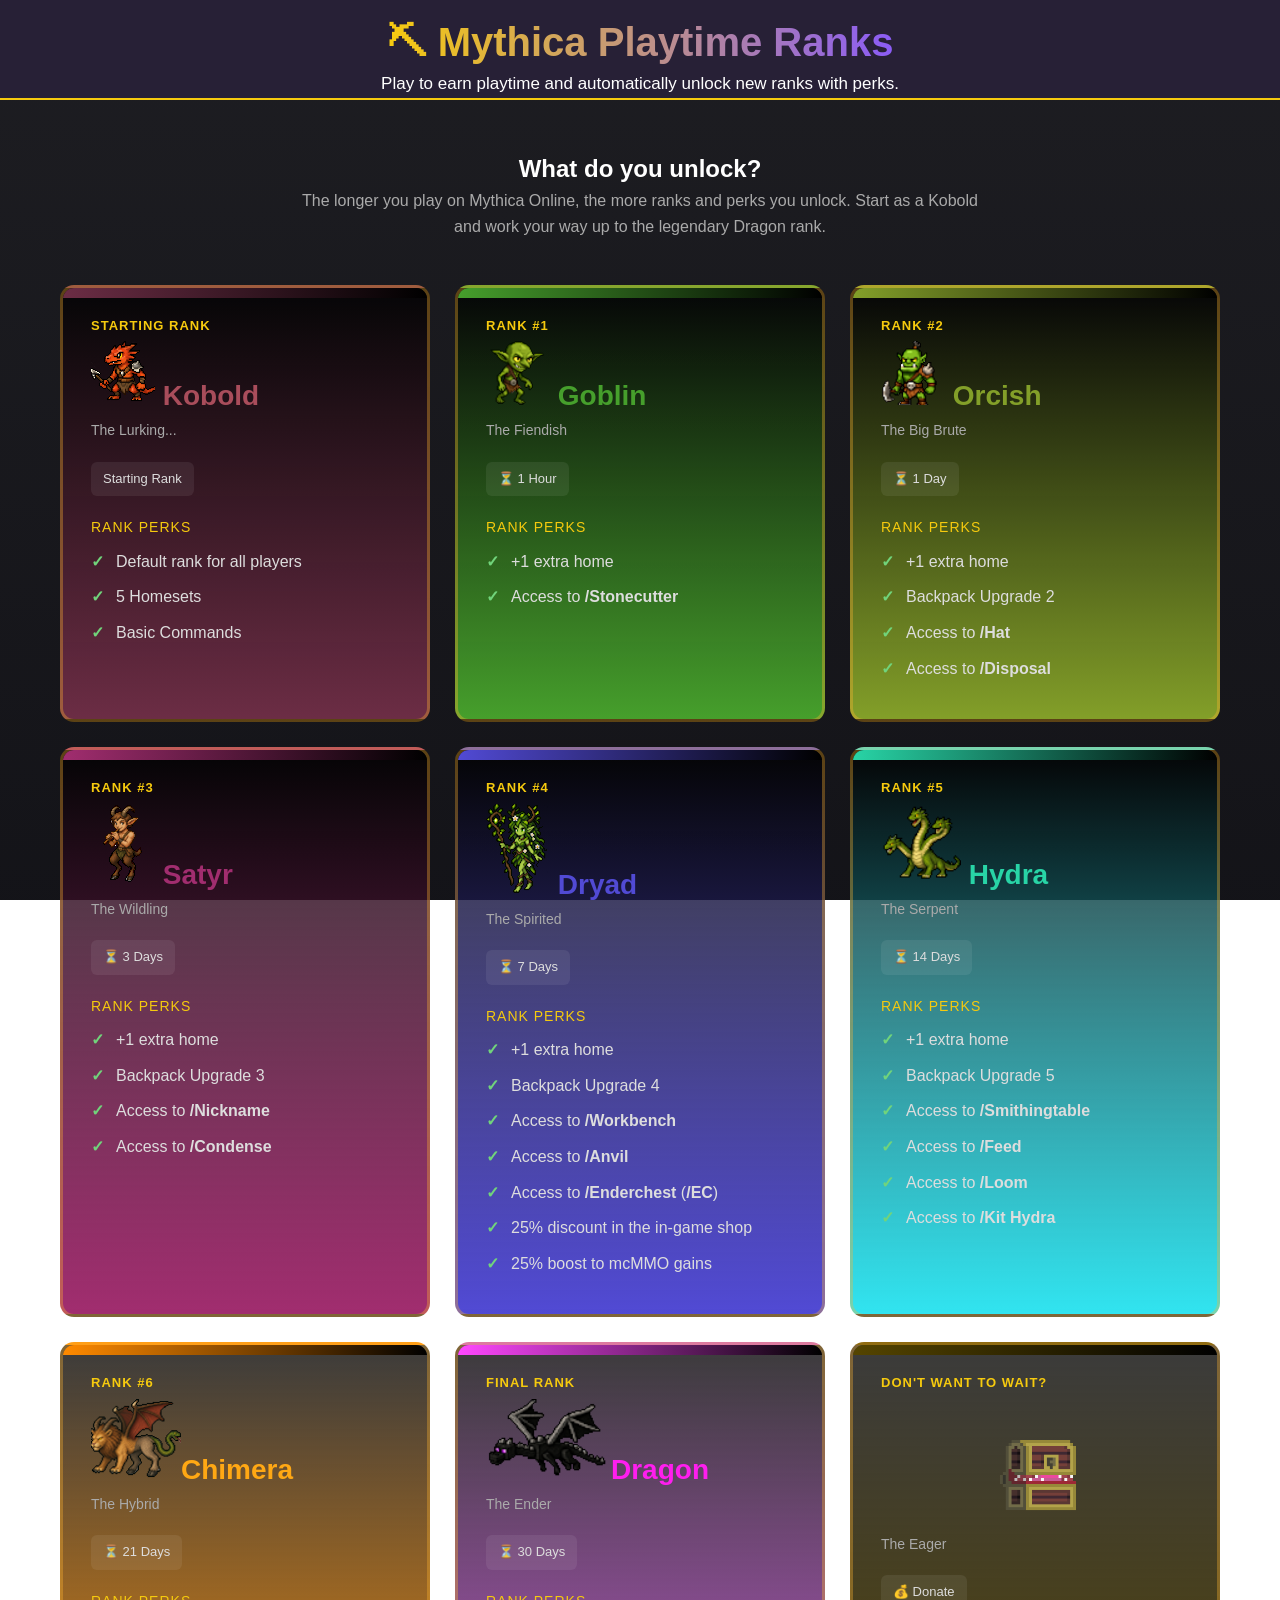
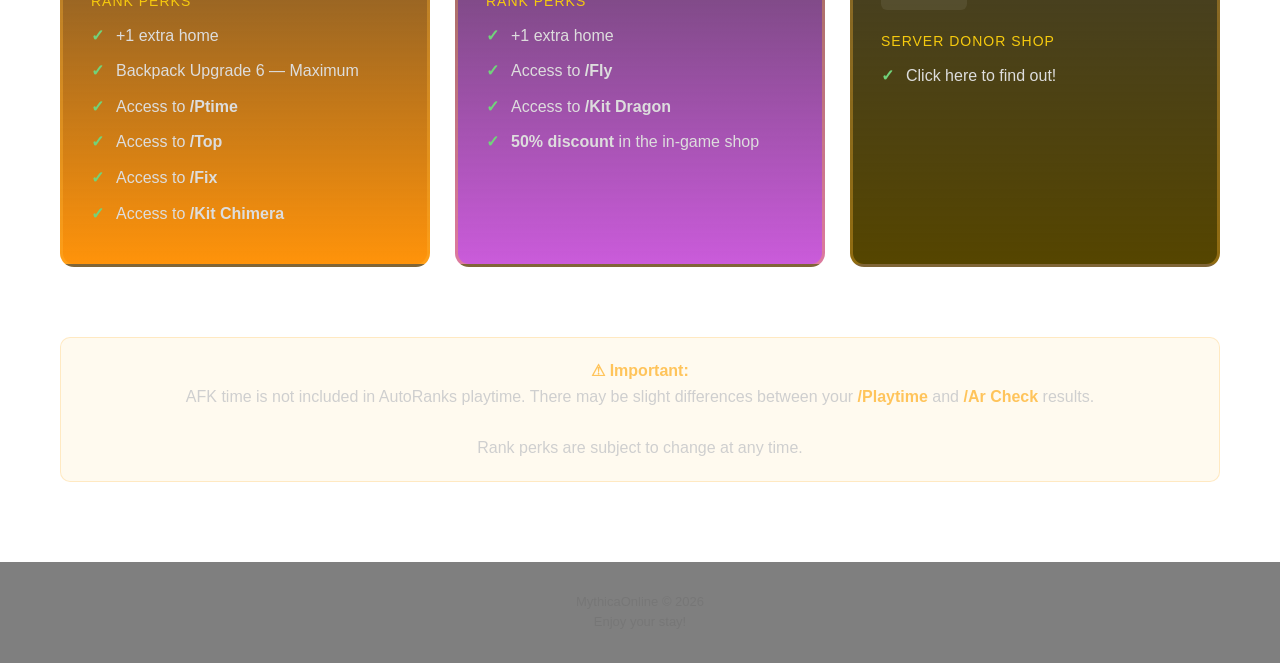
<file: pages/ranks.html>
<!DOCTYPE html>
<html lang="en">
<head>
    <meta charset="UTF-8">
    <meta name="viewport" content="width=device-width, initial-scale=1.0">

    <title>Mythica Online - Ranks</title>

    <style>
        * {
            box-sizing: border-box;
            margin: 0;
            padding: 0;
        }

        body {
            font-family: Arial, sans-serif;
            background:
                linear-gradient(rgba(10, 10, 15, 0.92), rgba(10, 10, 15, 0.96)),
                url("https://images.unsplash.com/photo-1605898835657-4c6e4c7b6f77?auto=format&fit=crop&w=2000&q=80");
            background-size: cover;
            background-attachment: fixed;
            color: #ffffff;
            line-height: 1.6;
        }
		

        /* HEADER */

        header {
			height: 100px;
            text-align: center;
			font-size: 20px;
			font-family: Helvetica;
            padding: 10px 20px;
            background: #272036;
            border-bottom: 2px solid #F6CA0E;
        }

        .logo {
            font-size: 42px;
            font-weight: 900;
            letter-spacing: 2px;
            color: #ffffff;
        }

        .subtitle {
            margin-top: -4px;
            color: white;
            font-size: 17px;
        }

        .progress {
            margin-top: 15px;
            color: #9d9d9d;
            font-size: 14px;
        }
		
		img {
			height: 300px
			width: 100%;
			object-fit: cover;
		}
		
        /* MAIN */

        .container {
            max-width: 1200px;
            margin: auto;
            padding: 50px 20px 80px;
        }

        .intro {
            text-align: center;
            margin-bottom: 45px;
        }

        .intro h1 {
            font-size: 34px;
            margin-bottom: 10px;
        }

        .intro p {
            color: #aaa;
            max-width: 700px;
            margin: auto;
        }

        /* RANK GRID */

        .ranks {
            display: grid;
            grid-template-columns: repeat(auto-fit, minmax(300px, 1fr));
            gap: 25px;
        }

        .rank {
            position: relative;
            background: rgba(22, 22, 28, 0.94);
            border: 3px solid #F6CA0E;
            border-radius: 14px;
            padding: 28px;
            transition: 0.25s ease;
            overflow: hidden;
        }

        .rank:hover {
            transform: translateY(-6px);
            border-color: #F6CA0E;
            box-shadow: 0 5px 30px rgba(246,202,14,1.0);
        }

        .rank::before {
            content: "";
            position: absolute;
            top: 0;
            left: 0;
            width: 100%;
            height: 10px;
            background: #777;
        }

        .rank-number {
            color: #F6CA0E;
            font-size: 13px;
            font-weight: bold;
            text-transform: uppercase;
            letter-spacing: 1px;
        }

        .rank h2 {
            font-size: 28px;
            margin-top: 5px;
        }

        .rank-name {
            color: #aaa;
            font-size: 14px;
            margin-bottom: 20px;
        }

        .time {
            display: inline-block;
            padding: 7px 12px;
            background: rgba(255,255,255,0.07);
            border-radius: 6px;
            color: #ddd;
            font-size: 13px;
            margin-bottom: 20px;
        }

        .perks-title {
            font-size: 14px;
            text-transform: uppercase;
            letter-spacing: 1px;
            color: #F6CA0E;
            margin-bottom: 10px;
        }
		
		.nav-icon {
            width: 20px;
            text-align: center;
        }

        ul {
            list-style: none;
        }

        li {
            position: relative;
            padding-left: 25px;
            margin: 10px 0;
            color: #ddd;
        }

        li::before {
            content: "✓";
            position: absolute;
            left: 0;
            color: #71d47b;
            font-weight: bold;
        }
		
		.gradient-text {
        background: linear-gradient(90deg, #F6CA0E, #8b5cf6);
		font-weight: 900;
        -webkit-background-clip: text;
        -webkit-text-fill-color: transparent;
        background-clip: text;
        color: transparent; 
		}
		
		/* Apply the custom cursor to the entire webpage */
        html, body {
            cursor: url('../images/hand.png'), auto;
        }
		
		/* Optional: Use a different custom cursor when hovering over links or buttons */
		a, button {
		    cursor: url('../images/arrow.png'), pointer;
        }

        /* SPECIAL RANKS */
		
		.kobold {
		  border-color: rgba(255, 180, 50, 0.35);
          background: linear-gradient(
                rgba(0, 0, 0, 0.77),
                rgba(108, 45, 69, 1.00)
            );
		}
		
		.kobold::before {
            background: linear-gradient(90deg, #6C2D45, black);
        }
		
		.goblin {
		  border-color: rgba(255, 180, 50, 0.35);
          background: linear-gradient(
                rgba(0, 0, 0, 0.77),
                rgba(70, 159, 44, 1.00)
            );
		}
		
		.goblin::before {
            background: linear-gradient(90deg, #469F2C, black);
        }
		
		.orcish {
		  border-color: rgba(255, 180, 50, 0.35);
          background: linear-gradient(
                rgba(0, 0, 0, 0.77),
                rgba(131, 159, 41, 1.00)
            );
		}
		
		.orcish::before {
            background: linear-gradient(90deg, #839F29, black);
        }
		
		.satyr {
		  border-color: rgba(255, 180, 50, 0.35);
          background: linear-gradient(
                rgba(0, 0, 0, 0.77),
                rgba(161, 45, 111, 1.00)
            );
		}
		
		.satyr::before {
            background: linear-gradient(90deg, #A12D6F, black);
        }

		.dryad {
		  border-color: rgba(255, 180, 50, 0.35);
          background: linear-gradient(
                rgba(0, 0, 0, 0.77),
                rgba(81, 74, 212, 1.00)
            );
		}
		
        .dryad::before {
            background: linear-gradient(90deg, #514AD4, black);
        }

		.hydra {
		  border-color: rgba(255, 180, 50, 0.35);
          background: linear-gradient(
                rgba(0, 0, 0, 0.77),
                rgba(49, 228, 240, 1.00)
            );
		}
		
        .hydra::before {
            background: linear-gradient(90deg, #28D4A6, black);
        }
		
        .chimera {
			border-color: rgba(255, 180, 50, 0.35);
            background: linear-gradient(
                rgba(0, 0, 0, 0.77),
                rgba(255, 147, 10, 1.00)
            );
		}
			
        .chimera::before {
			background: linear-gradient(90deg, #ff8a00, black);
            
        }

        .dragon {
            border-color: rgba(255, 180, 50, 0.35);
            background: linear-gradient(
                rgba(0, 0, 0, 0.77),
                rgba(202, 91, 218, 1.00)
            );
        }

        .dragon::before {
            background: linear-gradient(90deg, #FF47FF, black);
        }

        .dragon h2 {
            color: #ffc45b;
        }
		
		.mimic {
            border-color: rgba(255, 180, 50, 0.35);
            background: linear-gradient(
                rgba(0, 0, 0, 0.77),
                rgba(85, 69, 0, 1.00)
            );
        }

        .mimic::before {
            background: linear-gradient(90deg, #554500, black);
        }

        .mimic h2 {
            color: #ffc45b;
        }

        /* IMPORTANT NOTICE */

        .notice {
            margin-top: 45px;
            padding: 20px 25px;
            background: rgba(255, 185, 60, 0.08);
            border: 1px solid rgba(255, 185, 60, 0.25);
            border-radius: 10px;
            color: #cfcfcf;
        }

        .notice strong {
            color: #ffc45b;
        }

        /* FOOTER */

        footer {
            text-align: center;
            padding: 30px 20px;
            background: rgba(0,0,0,0.5);
            color: #777;
            font-size: 13px;
        }

        /* MOBILE */

        @media (max-width: 600px) {

            header {
                padding: 50px 15px 40px;
            }

            .logo {
                font-size: 32px;
            }

            .intro h1 {
                font-size: 28px;
            }

            .rank {
                padding: 23px;
            }
        }
    </style>
</head>

<body>

<header>

    <h1><a href="../index.html" style="color: white; text-decoration: none;"><span class="gradient-text">⛏ Mythica Playtime Ranks</span></a></h1>

    <div class="subtitle">
        Play to earn playtime and automatically unlock new ranks with perks.
    </div>
</header>


<main class="container">

    <div class="intro">

        <h2>What do you unlock?</h2>

        <p>
            The longer you play on Mythica Online, the more ranks and perks you unlock.
            Start as a Kobold and work your way up to the legendary Dragon rank.
        </p>

    </div>


    <section class="ranks">


        <!-- KOBOLD -->

        <div class="rank kobold">

            <div class="rank-number">
                Starting Rank
            </div>

            <h2 style="color: #A94D5B;"><span class="nav-icon"><img src="../images/kobold.png" alt="kobold" width="64" height="64">  Kobold</h2>

            <div class="rank-name">
                The Lurking...
            </div>

            <div class="time">
                Starting Rank
            </div>

            <div class="perks-title">
                Rank Perks
            </div>

            <ul>
                <li>Default rank for all players</li>
                <li>5 Homesets</li>
				<li>Basic Commands
            </ul>

        </div>


        <!-- GOBLIN -->

        <div class="rank goblin">

            <div class="rank-number">
                Rank #1
            </div>

            <h2 style="color: #469F2C;"><span class="nav-icon"><img src="../images/goblin.png" alt="goblin" width="64" height="64">  Goblin</h2>

            <div class="rank-name">
                The Fiendish
            </div>

            <div class="time">
                ⏳ 1 Hour
            </div>

            <div class="perks-title">
                Rank Perks
            </div>

            <ul>
                <li>+1 extra home</li>
                <li>Access to <strong>/Stonecutter</strong></li>
            </ul>

        </div>


        <!-- ORC -->

        <div class="rank orcish">

            <div class="rank-number">
                Rank #2
            </div>

            <h2 style="color: #839F29;"><span class="nav-icon"><img src="../images/orcish.png" alt="orcish" width="64" height="64"> Orcish</h2>

            <div class="rank-name">
                The Big Brute
            </div>

            <div class="time">
                ⏳ 1 Day
            </div>

            <div class="perks-title">
                Rank Perks
            </div>

            <ul>
                <li>+1 extra home</li>
                <li>Backpack Upgrade 2</li>
                <li>Access to <strong>/Hat</strong></li>
                <li>Access to <strong>/Disposal</strong></li>
            </ul>

        </div>


        <!-- SATYR -->

        <div class="rank satyr">

            <div class="rank-number">
                Rank #3
            </div>

            <h2 style="color: #A12D6F;"><span class="nav-icon"><img src="../images/satyr.png" alt="satyr" width="64" height="80"> Satyr</h2>

            <div class="rank-name">
                The Wildling
            </div>

            <div class="time">
                ⏳ 3 Days
            </div>

            <div class="perks-title">
                Rank Perks
            </div>

            <ul>
                <li>+1 extra home</li>
                <li>Backpack Upgrade 3</li>
                <li>Access to <strong>/Nickname</strong></li>
                <li>Access to <strong>/Condense</strong></li>
            </ul>

        </div>


        <!-- DRYAD -->

        <div class="rank dryad">

            <div class="rank-number">
                Rank #4
            </div>

            <h2 style="color: #514AD4;"><span class="nav-icon"><img src="../images/dryad.png" alt="dryad" width="64" height="90"> Dryad</h2>

            <div class="rank-name">
                The Spirited
            </div>

            <div class="time">
                ⏳ 7 Days
            </div>

            <div class="perks-title">
                Rank Perks
            </div>

            <ul>
                <li>+1 extra home</li>
                <li>Backpack Upgrade 4</li>
                <li>Access to <strong>/Workbench</strong></li>
                <li>Access to <strong>/Anvil</strong></li>
                <li>Access to <strong>/Enderchest</strong> (<strong>/EC</strong>)</li>
                <li>25% discount in the in-game shop</li>
                <li>25% boost to mcMMO gains</li>
            </ul>

        </div>


        <!-- HYDRA -->

        <div class="rank hydra">

            <div class="rank-number">
                Rank #5
            </div>

            <h2 style="color: #28D4A6;"><span class="nav-icon"><img src="../images/hydra.png" alt="hydra" width="80" height="80"> Hydra</h2>

            <div class="rank-name">
                The Serpent
            </div>

            <div class="time">
                ⏳ 14 Days
            </div>

            <div class="perks-title">
                Rank Perks
            </div>

            <ul>
                <li>+1 extra home</li>
                <li>Backpack Upgrade 5</li>
                <li>Access to <strong>/Smithingtable</strong></li>
                <li>Access to <strong>/Feed</strong></li>
                <li>Access to <strong>/Loom</strong></li>
                <li>Access to <strong>/Kit Hydra</strong></li>
            </ul>

        </div>


        <!-- CHIMERA -->

        <div class="rank chimera">

            <div class="rank-number">
                Rank #6
            </div>

            <h2 style="color: #FFA814;"><span class="nav-icon"><img src="../images/chimera.png" alt="chimera" width="90" height="80">Chimera</h2>

            <div class="rank-name">
                The Hybrid
            </div>

            <div class="time">
                ⏳ 21 Days
            </div>

            <div class="perks-title">
                Rank Perks
            </div>

            <ul>
                <li>+1 extra home</li>
                <li>Backpack Upgrade 6 — Maximum</li>
                <li>Access to <strong>/Ptime</strong></li>
                <li>Access to <strong>/Top</strong></li>
                <li>Access to <strong>/Fix</strong></li>
                <li>Access to <strong>/Kit Chimera</strong></li>
            </ul>

        </div>


        <!-- DRAGON -->

        <div class="rank dragon">

            <div class="rank-number">
                Final Rank
            </div>

            <h2 style="color: #FF1EEF;"><span class="nav-icon"><img src="../images/ender.png" alt="dragon" width="125" height="80">Dragon</h2>

            <div class="rank-name">
                The Ender
            </div>

            <div class="time">
                ⏳ 30 Days
            </div>

            <div class="perks-title">
                Rank Perks
            </div>

            <ul>
                <li>+1 extra home</li>
                <li>Access to <strong>/Fly</strong></li>
                <li>Access to <strong>/Kit Dragon</strong></li>
                <li><strong>50% discount</strong> in the in-game shop</li>
            </ul>

        </div>
		
		<!-- DONATE -->
		
		<div class="rank mimic">
		
		    <div class="rank-number">
                Don't want to wait?
            </div>

            <h2 style="color: #FBCB00;"><center><span class="nav-icon"><img src="../gif/mimic.gif" alt="dragon" width="90" height="120"></h2>
            <a class="card" href="https://mythica-online.tebex.io/" style="color: white; text-decoration: none;">
            <div class="rank-name">
                The Eager 
            </div>

            <div class="time">
                💰 Donate
            </div>

            <div class="perks-title">
                Server Donor Shop
            </div>

            <ul>
                <li>Click here to find out!</li>
              
            </ul>

        </div> 


    </section>


    <div class="notice">

        <strong><center>⚠ Important:</strong>

        <br>AFK time is not included in AutoRanks playtime.
        There may be slight differences between your
        <strong>/Playtime</strong> and <strong>/Ar Check</strong> results.

        <br><br>

        <center>Rank perks are subject to change at any time.

    </div>

</main>


<footer>

    MythicaOnline © 2026
    <br>
    Enjoy your stay!

</footer>

</body>
</html>
</file>
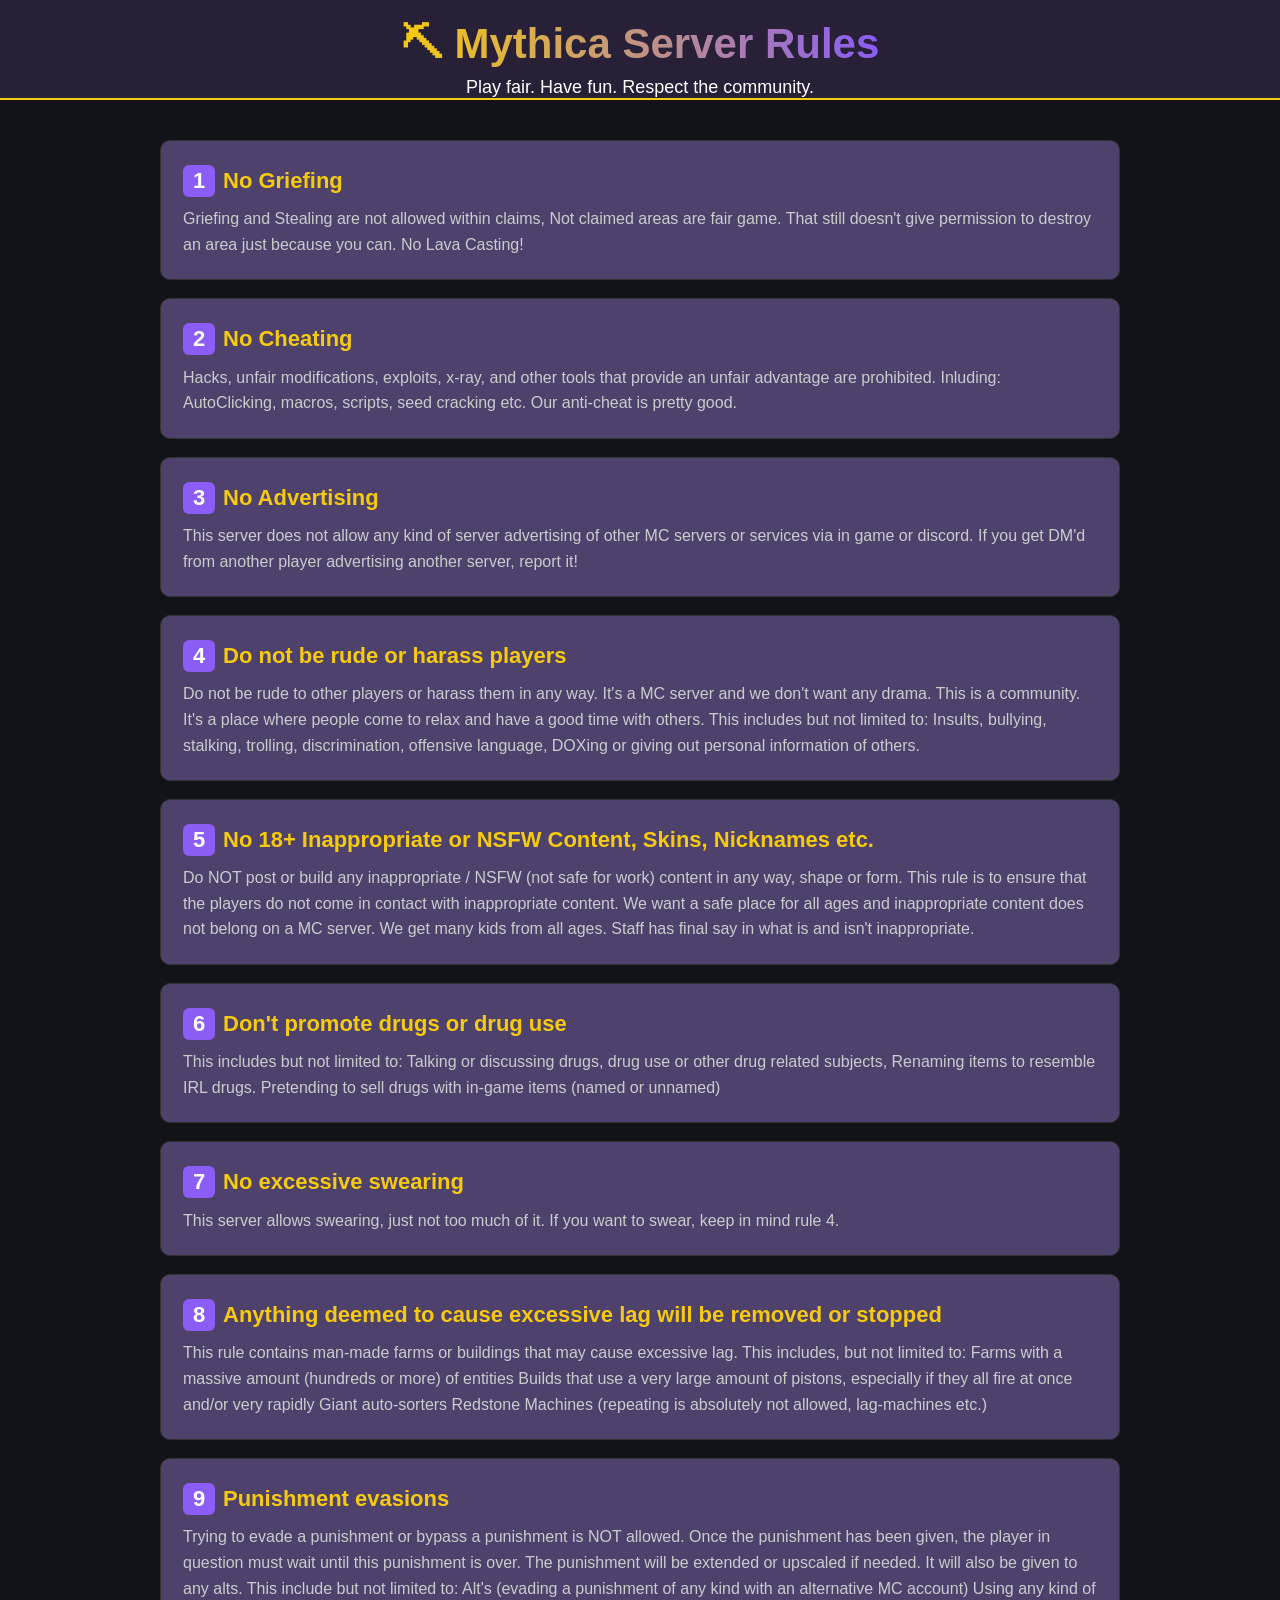
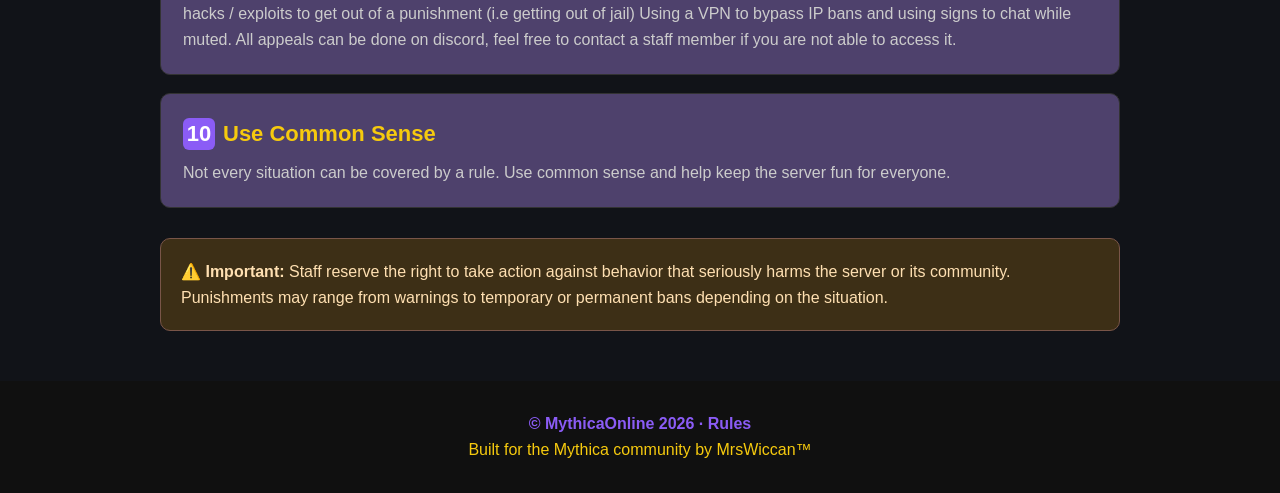
<file: pages/rules.html>
<!DOCTYPE html>
<html lang="en">
<head>
  <meta charset="UTF-8">
  <meta name="viewport" content="width=device-width, initial-scale=1.0">
  <title>Mythica Server Rules</title>


  <style>
    * {
      box-sizing: border-box;
      margin: 0;
      padding: 0;
    }

    body {
      font-family: Arial, Helvetica, sans-serif;
      background: #111318;
      color: #f5f5f5;
      line-height: 1.6;
    }
	
	/* Apply the custom cursor to the entire webpage */
    html, body {
        cursor: url('../images/hand.png'), auto;
    }

	/* Optional: Use a different custom cursor when hovering over links or buttons */
	a, button {
		cursor: url('../images/arrow.png'), pointer;
    }
	
	/* Optional: Use custom cursor when needing to insert text*/
	input {
	   cursor: url('../images/pencil.png'), auto;
	}

    header {
	  height: 100px;
      background: #272036;
      padding: 10px 20px;
      text-align: center;
      border-bottom: 2px solid #F6CA0E;
    }

    header h1 {
	  font-weight: 900;
      font-size: 42px;
      margin-bottom: -4px;
	  color: #F6CA0E;
    }

    header p {
      font-size: 18px;
      color: white;
    }

	.gradient-text {
        background: linear-gradient(90deg, #F6CA0E, #8b5cf6);
        -webkit-background-clip: text;
        -webkit-text-fill-color: transparent;
        background-clip: text;
        color: transparent; 
    }

    .container {
      max-width: 1000px;
      margin: 40px auto;
      padding: 0 20px;
    }

    .intro {
      background: #222;
      padding: 25px;
      border-radius: 10px;
      margin-bottom: 25px;
      border-left: 5px solid #F6CA0E;
    }

    .rules {
      display: grid;
      gap: 18px;
    }

    .rule {
      background: #4E416C;
      padding: 22px;
      border-radius: 10px;
      border: 1px solid #333;
      transition: transform 0.2s, border-color 0.2s; 
    }

    .rule:hover {
      transform: translateY(-3px);
      border-color: #F6CA0E;
    }

    .rule h2 {
      color: #F6CA0E;
      margin-bottom: 8px;
      font-size: 22px;
    }

    .rule p {
      color: #ccc;
    }

    .number {
      display: inline-block;
      background: #8b5cf6;
      color: white;
      width: 32px;
      height: 32px;
      line-height: 32px;
      text-align: center;
      border-radius: 6px;
      margin-right: 8px;
      font-weight: bold;
    }

    .warning {
      margin-top: 30px;
      padding: 20px;
      background: #3d2f16;
      border: 1px solid #795548;
      border-radius: 10px;
      color: #ffe0b2;
    }

    footer {
      text-align: center;
      padding: 30px 20px;
      margin-top: 50px;
      background: #101010;
      color: #F6CA0E;
    }

    footer strong {
      color: #8b5cf6;
    }

    @media (max-width: 600px) {
      header h1 {
        font-size: 30px;
      }

      .container {
        margin-top: 25px;
      }
	}
    }
  </style>
</head>

<body>

  <header>
    <h1><a href="../index.html" style="text-decoration: none;"><span class="gradient-text">⛏ Mythica Server Rules</span></a></h1>
    <p>Play fair. Have fun. Respect the community.</p>
  </header>

  <main class="container">


    <section class="rules">

      <div class="rule">
        <h2><span class="number">1</span>No Griefing</h2>
        <p>
          Griefing and Stealing are not allowed within claims, Not claimed areas are fair game. 
		  That still doesn't give permission to destroy an area just because you can. No Lava Casting!

        </p>
      </div>

      <div class="rule">
        <h2><span class="number">2</span>No Cheating</h2>
        <p>
          Hacks, unfair modifications, exploits, x-ray, and other tools that provide an unfair advantage are prohibited.
		  Inluding: AutoClicking, macros, scripts, seed cracking etc. Our anti-cheat is pretty good.

        </p>
      </div>
	  
	  <div class="rule">
        <h2><span class="number">3</span>No Advertising</h2>
        <p>
          This server does not allow any kind of server advertising of other MC servers or services via in game or discord.
		  If you get DM'd from another player advertising another server, report it!
        </p>
      </div>

      <div class="rule">
        <h2><span class="number">4</span>Do not be rude or harass players</h2>
        <p>
          Do not be rude to other players or harass them in any way. 
		  It's a MC server and we don't want any drama. This is a community. 
		  It's a place where people come to relax and have a good time with others.
		
		This includes but not limited to: 
		Insults, bullying, stalking, trolling, discrimination, offensive language, DOXing or giving out personal information of others.
        </p>
      </div>

      <div class="rule">
        <h2><span class="number">5</span>No 18+ Inappropriate or NSFW Content, Skins, Nicknames etc.</h2>
        <p>
          Do NOT post or build any inappropriate / NSFW (not safe for work) content in any way, shape or form.		  
		  This rule is to ensure that the players do not come in contact with inappropriate content. 
		  We want a safe place for all ages and inappropriate content does not belong on a MC server. 
		  We get many kids from all ages. 
		  Staff has final say in what is and isn't inappropriate.

        </p>
      </div>

      <div class="rule">
        <h2><span class="number">6</span>Don't promote drugs or drug use</h2>
        <p>
          This includes but not limited to: Talking or discussing drugs, drug use or other drug related subjects,
          Renaming items to resemble IRL drugs.
          Pretending to sell drugs with in-game items (named or unnamed)

        </p>
      </div>

      <div class="rule">
        <h2><span class="number">7</span>No excessive swearing</h2>
        <p>
          This server allows swearing, just not too much of it. If you want to swear, keep in mind rule 4.
        </p>
      </div>
	  
	  <div class="rule">
        <h2><span class="number">8</span>Anything deemed to cause excessive lag will be removed or stopped</h2>
        <p>
          This rule contains man-made farms or buildings that may cause excessive lag.
		  This includes, but not limited to: Farms with a massive amount (hundreds or more) of entities
          Builds that use a very large amount of pistons, especially if they all fire at once and/or very rapidly
          Giant auto-sorters
          Redstone Machines (repeating is absolutely not allowed, lag-machines etc.)

        </p>
      </div>
	  
	  <div class="rule">
        <h2><span class="number">9</span>Punishment evasions</h2>
        <p>
          Trying to evade a punishment or bypass a punishment is NOT allowed. Once the punishment has been given, the player in question must wait until this punishment is over.  
		  The punishment will be extended or upscaled if needed. It will also be given to any alts.
		  This include but not limited to: Alt's (evading a punishment of any kind with an alternative MC account)
          Using any kind of hacks / exploits to get out of a punishment (i.e getting out of jail)
          Using a VPN to bypass IP bans and using signs to chat while muted. 

          All appeals can be done on discord, feel free to contact a staff member if you are not able to access it.

        </p>
      </div>

      <div class="rule">
        <h2><span class="number">10</span>Use Common Sense</h2>
        <p>
          Not every situation can be covered by a rule. Use common sense
          and help keep the server fun for everyone.
        </p>
      </div>

    </section>

    <div class="warning">
      <strong>⚠️ Important:</strong>
      Staff reserve the right to take action against behavior that seriously
      harms the server or its community. Punishments may range from warnings
      to temporary or permanent bans depending on the situation.
    </div>

  </main>

  <footer>
    <p>
      <strong>© MythicaOnline 2026 · Rules</strong>
    </p>
    <p>Built for the Mythica community by MrsWiccan™</p>
  </footer>

</body>
</html>
</file>
